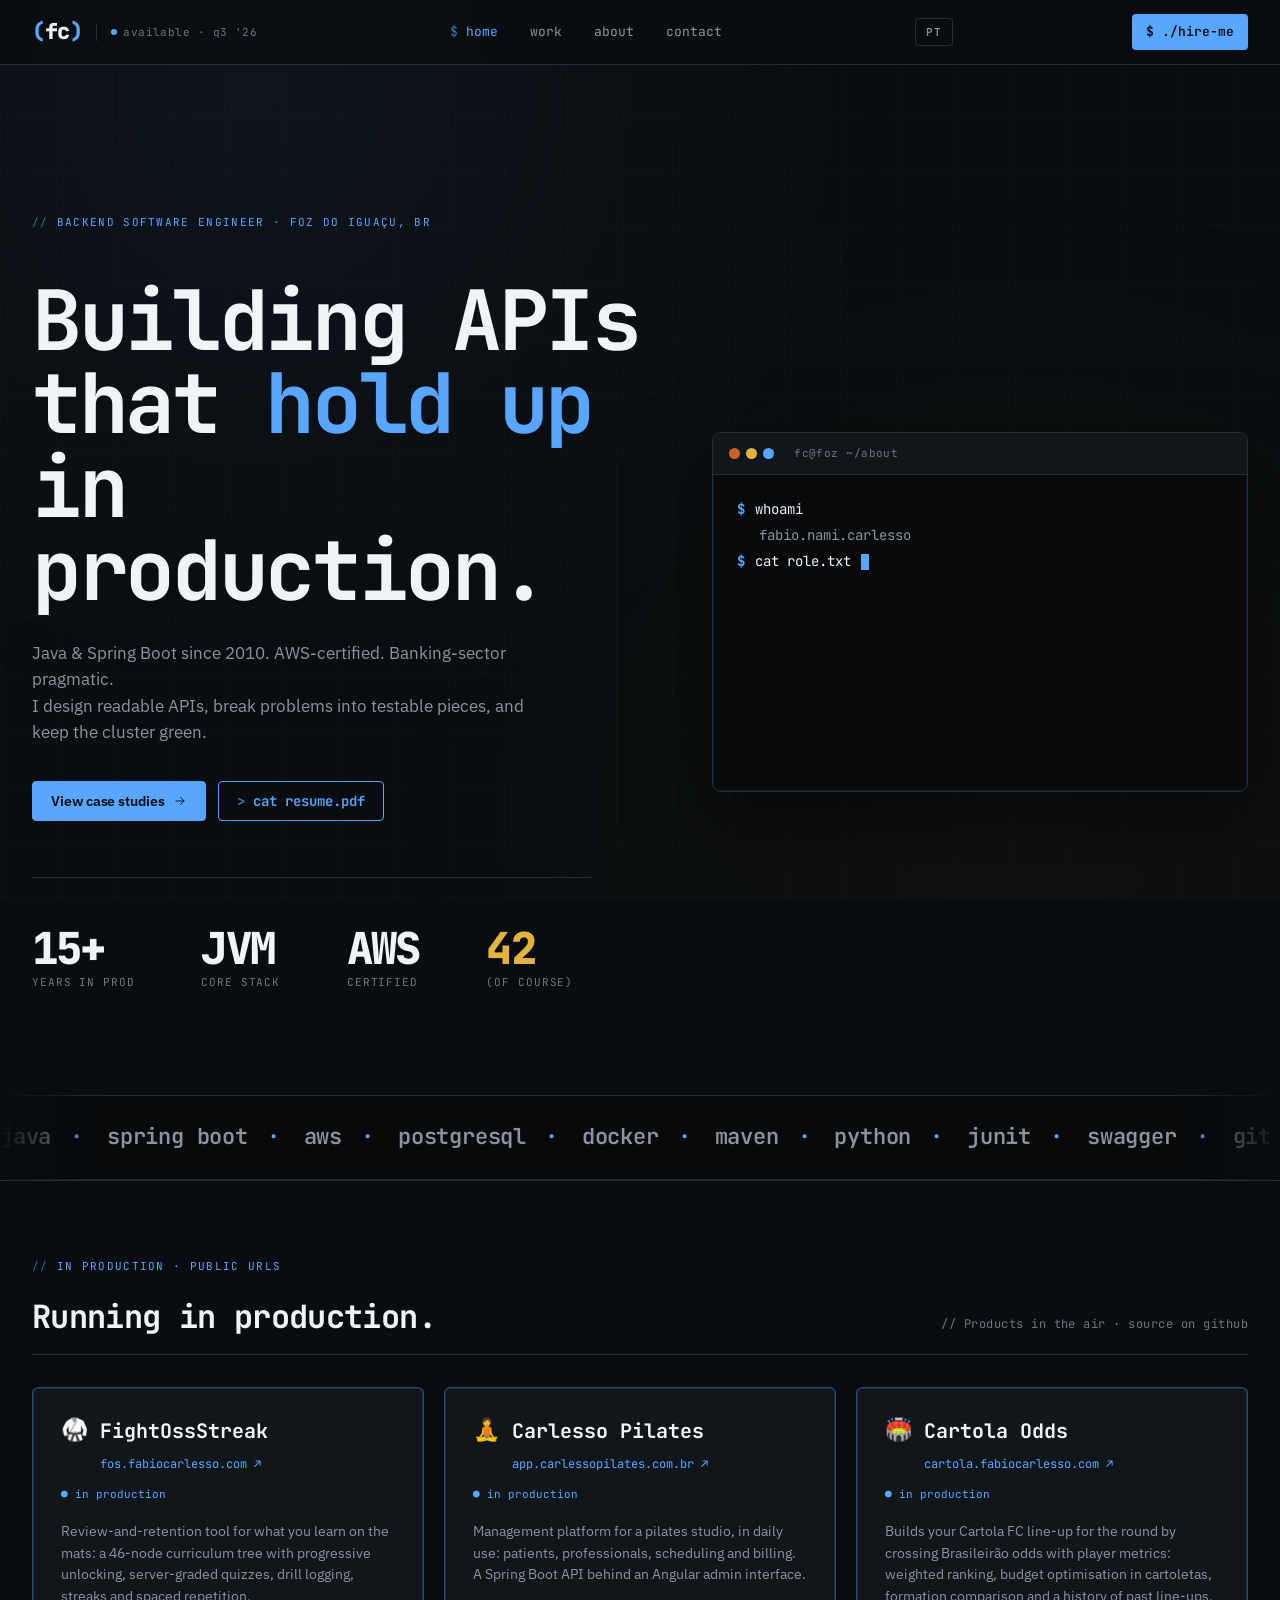
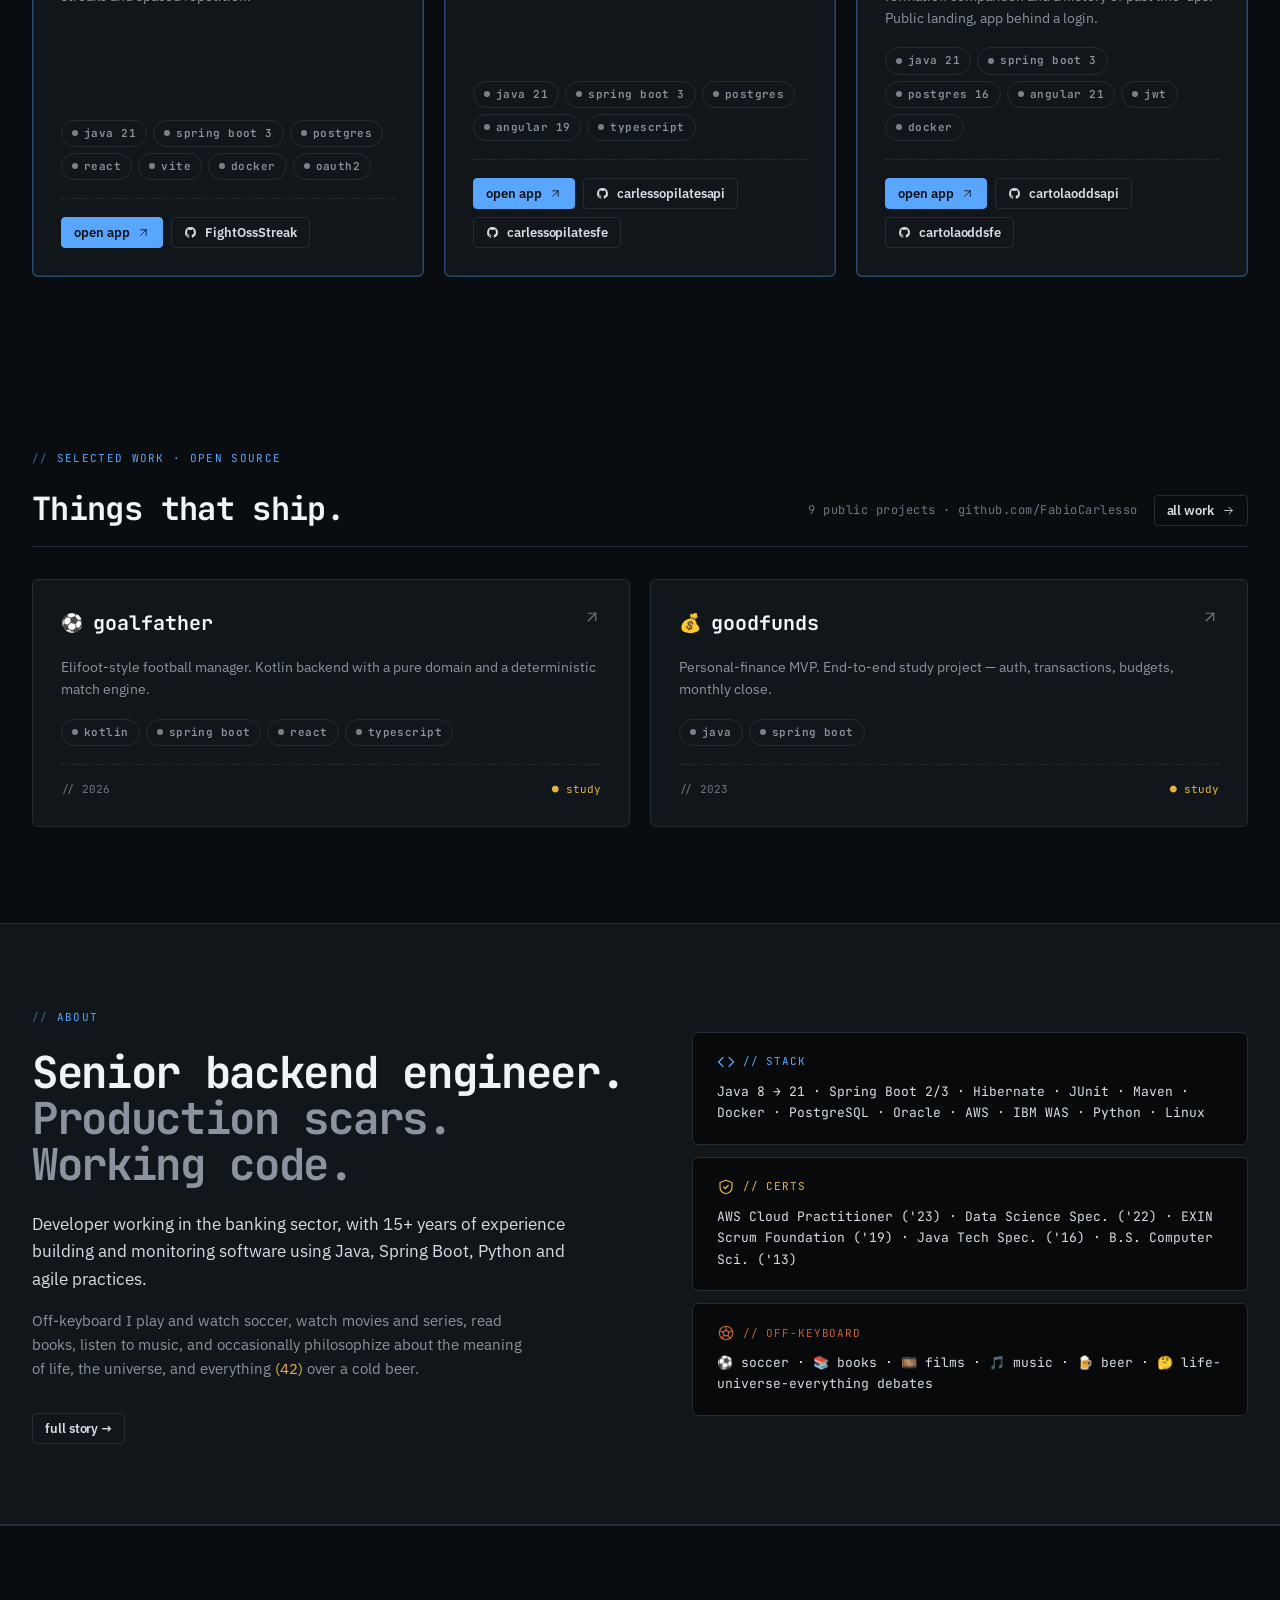
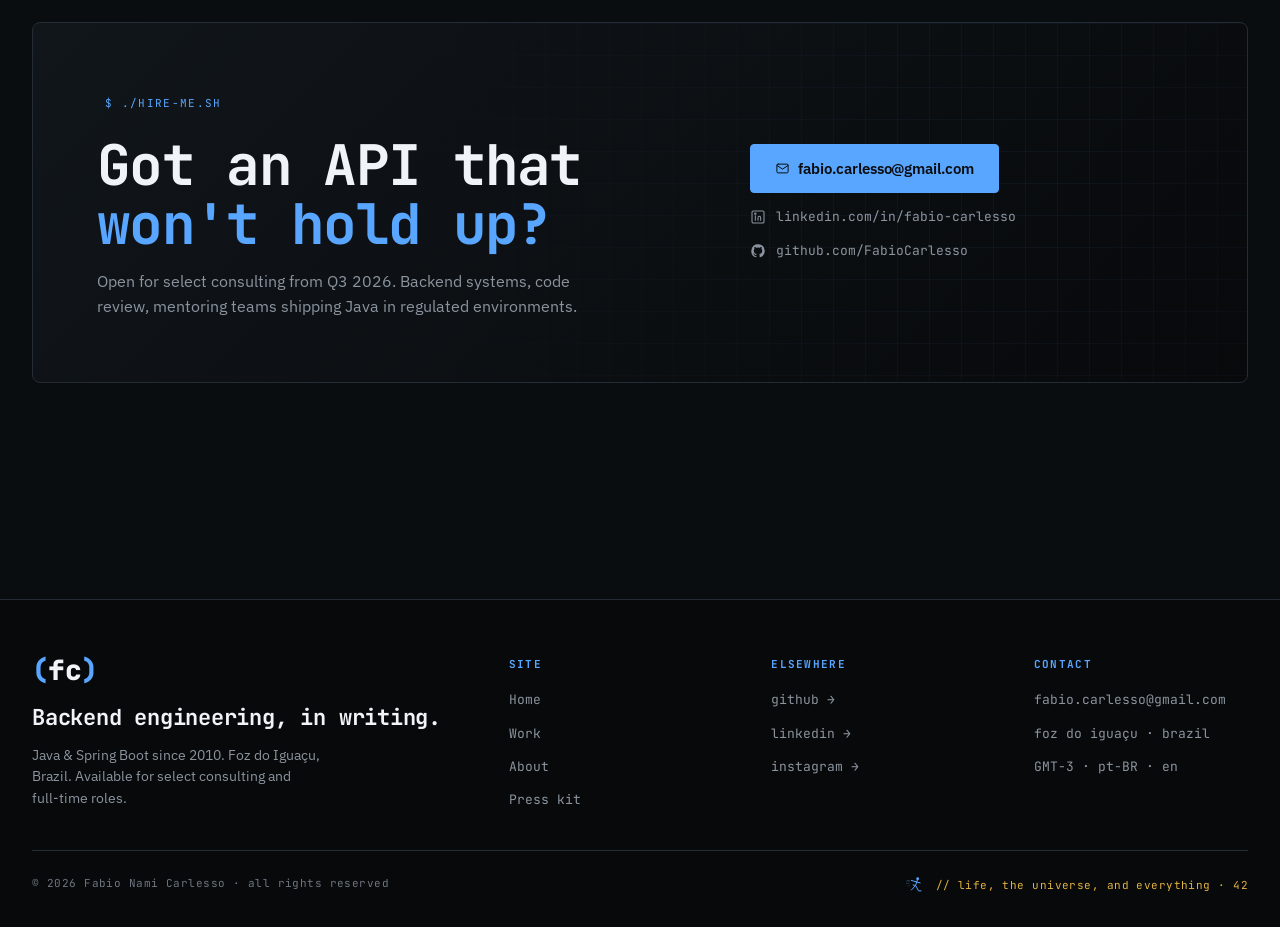
<file: index.html>
<!DOCTYPE html>
<html lang="en">
<head>
    <meta charset="UTF-8">
    <meta name="viewport" content="width=device-width, initial-scale=1.0">
    <title>Fabio Carlesso · Backend Engineer</title>
    <meta name="description" content="Building APIs that hold up in production. Java · Spring Boot · AWS · 15+ years. Live products: fos.fabiocarlesso.com, app.carlessopilates.com.br and cartola.fabiocarlesso.com.">
    <meta name="author" content="Fabio Carlesso">
    <meta name="keywords" content="Fabio Carlesso, Backend Engineer, Java, Spring Boot, AWS, API">
    <meta name="theme-color" content="#0A0D10">
    <meta name="darkreader-lock"><!-- already dark-first: keep Dark Reader from repainting the brand colours -->

    <meta property="og:title" content="Fabio Carlesso · Backend Engineer">
    <meta property="og:description" content="Building APIs that hold up in production. Java · Spring Boot · AWS · 15+ years.">
    <meta property="og:image" content="https://fabiocarlesso.com/assets/og-image.png">
    <meta property="og:url" content="https://fabiocarlesso.com/">
    <meta property="og:type" content="website">
    <meta name="twitter:card" content="summary_large_image">
    <meta name="twitter:creator" content="@fabio_carlesso">

    <link rel="icon" type="image/svg+xml" href="assets/favicon.svg">
    <link rel="icon" type="image/x-icon" href="assets/favicon.ico">
    <link rel="apple-touch-icon" sizes="180x180" href="assets/apple-touch-icon.png">
    <link rel="icon" sizes="192x192" href="assets/favicon-192.png">
    <link rel="icon" sizes="512x512" href="assets/favicon-512.png">

    <link rel="preconnect" href="https://fonts.googleapis.com">
    <link rel="preconnect" href="https://fonts.gstatic.com" crossorigin>
    <link href="https://fonts.googleapis.com/css2?family=IBM+Plex+Sans:wght@300;400;500;600;700&family=IBM+Plex+Serif:ital,wght@0,400;1,400&family=JetBrains+Mono:wght@400;500;600;700;800&display=swap" rel="stylesheet">

    <link rel="stylesheet" href="css/tokens.css">
    <link rel="stylesheet" href="css/style.css">
    <script src="js/site.js" defer></script>
</head>
<body>
    <div class="site">
        <header class="topbar">
            <div class="topbar-inner">
                <a class="topbar-brand" href="index.html" aria-label="fc() — Fabio Carlesso, home">
                    <span class="logo-fc"><span class="paren">(</span>fc<span class="paren">)</span></span>
                    <span class="topbar-status"><span class="pulse"></span><span data-i18n="topbar.status">available · q3 '26</span></span>
                </a>
                <button class="nav-toggle" aria-expanded="false" aria-controls="primary-nav">menu</button>
                <nav class="topbar-nav" id="primary-nav" aria-label="Primary">
                    <a class="active" href="index.html" data-i18n="nav.home">home</a>
                    <a href="work.html" data-i18n="nav.work">work</a>
                    <a href="about.html" data-i18n="nav.about">about</a>
                    <!-- writing: hidden until first post — <a href="writing.html">writing</a> -->
                    <a href="contact.html" data-i18n="nav.contact">contact</a>
                </nav>
                <button class="lang-toggle" id="lang-toggle" aria-label="Toggle language">PT</button>
                <a class="topbar-cta" href="contact.html">$ ./hire-me</a>
            </div>
        </header>

        <main class="page page-home">
            <!-- HERO -->
            <section class="hero">
                <div class="container">
                    <div class="hero-grid">
                        <div class="hero-left">
                            <div class="kicker" data-i18n="home.kicker">Backend Software Engineer · Foz do Iguaçu, BR</div>
                            <h1 class="hero-h1" data-i18n="home.hero.h1">Building APIs<br>that <span class="blue">hold up</span><br>in production.</h1>
                            <p class="hero-lede" data-i18n="home.hero.lede">Java &amp; Spring Boot since 2010. AWS-certified. Banking-sector pragmatic.<br>I design readable APIs, break problems into testable pieces, and keep the cluster green.</p>
                            <div class="hero-cta">
                                <a class="btn btn-primary" href="work.html"><span data-i18n="home.hero.cta.primary">View case studies</span>
                                    <svg viewBox="0 0 24 24" fill="none" stroke="currentColor" stroke-width="1.6" stroke-linecap="round" stroke-linejoin="round"><line x1="5" y1="12" x2="19" y2="12"/><polyline points="13 6 19 12 13 18"/></svg>
                                </a>
                                <a class="btn btn-terminal btn-mono" href="contact.html">cat resume.pdf</a>
                            </div>
                            <div class="hero-stats">
                                <div class="statb"><div class="statb-num">15+</div><div class="statb-lab" data-i18n="home.hero.stat.years">years in prod</div></div>
                                <div class="statb"><div class="statb-num">JVM</div><div class="statb-lab" data-i18n="home.hero.stat.stack">core stack</div></div>
                                <div class="statb"><div class="statb-num">AWS</div><div class="statb-lab" data-i18n="home.hero.stat.cert">certified</div></div>
                                <div class="statb"><div class="statb-num amber">42</div><div class="statb-lab">(of course)</div></div>
                            </div>
                        </div>
                        <div class="hero-right">
                            <div class="term-card">
                                <div class="term-card-bar">
                                    <span class="dot dot-r"></span><span class="dot dot-y"></span><span class="dot dot-g"></span>
                                    <span class="term-title">fc@foz ~/about</span>
                                </div>
                                <div class="term-card-body" data-terminal-body></div>
                            </div>
                        </div>
                    </div>
                </div>
            </section>

            <!-- TECH MARQUEE -->
            <div class="marq" aria-hidden="true">
                <div class="marq-track">
                    <span class="marq-item">java</span><span class="marq-item">spring boot</span><span class="marq-item">aws</span><span class="marq-item">postgresql</span><span class="marq-item">docker</span><span class="marq-item">maven</span><span class="marq-item">python</span><span class="marq-item">junit</span><span class="marq-item">swagger</span><span class="marq-item">git</span><span class="marq-item">linux</span><span class="marq-item">intellij</span><span class="marq-item">kafka</span><span class="marq-item">redis</span><span class="marq-item">oracle</span><span class="marq-item">ibm was</span>
                    <span class="marq-item">java</span><span class="marq-item">spring boot</span><span class="marq-item">aws</span><span class="marq-item">postgresql</span><span class="marq-item">docker</span><span class="marq-item">maven</span><span class="marq-item">python</span><span class="marq-item">junit</span><span class="marq-item">swagger</span><span class="marq-item">git</span><span class="marq-item">linux</span><span class="marq-item">intellij</span><span class="marq-item">kafka</span><span class="marq-item">redis</span><span class="marq-item">oracle</span><span class="marq-item">ibm was</span>
                </div>
            </div>

            <!-- IN PRODUCTION -->
            <section class="prod-section">
                <div class="container">
                    <div class="kicker" data-i18n="prod.kicker">in production · public urls</div>
                    <div class="section-head">
                        <h2 data-i18n="prod.h2">Running in production.</h2>
                        <span class="sub" data-i18n="prod.sub">// Products in the air · source on github</span>
                    </div>
                    <div class="prod-grid">
                        <article class="prod-card">
                            <div class="prod-head">
                                <span class="glyph">🥋</span>
                                <div class="prod-id">
                                    <h3 class="prod-name">FightOssStreak</h3>
                                    <a class="prod-url" href="https://fos.fabiocarlesso.com" target="_blank" rel="noreferrer">fos.fabiocarlesso.com ↗</a>
                                </div>
                                <span class="proj-status production" data-i18n="proj.status.production">● in production</span>
                            </div>
                            <p class="prod-desc" data-i18n="prod.fos.desc">Review-and-retention tool for what you learn on the mats: a 46-node curriculum tree with progressive unlocking, server-graded quizzes, drill logging, streaks and spaced repetition.</p>
                            <div class="proj-tags"><span class="bd bd-neutral">java 21</span><span class="bd bd-neutral">spring boot 3</span><span class="bd bd-neutral">postgres</span><span class="bd bd-neutral">react</span><span class="bd bd-neutral">vite</span><span class="bd bd-neutral">docker</span><span class="bd bd-neutral">oauth2</span></div>
                            <div class="prod-actions">
                                <a class="btn btn-primary btn-sm" href="https://fos.fabiocarlesso.com" target="_blank" rel="noreferrer">
                                    <span data-i18n="prod.open">open app</span>
                                    <svg viewBox="0 0 24 24" fill="none" stroke="currentColor" stroke-width="1.6" stroke-linecap="round" stroke-linejoin="round"><line x1="7" y1="17" x2="17" y2="7"/><polyline points="7 7 17 7 17 17"/></svg>
                                </a>
                                <a class="btn btn-ghost btn-sm" href="https://github.com/FabioCarlesso/FightOssStreak" target="_blank" rel="noreferrer">
                                    <svg viewBox="0 0 24 24" fill="currentColor" stroke="none"><path d="M12 2a10 10 0 0 0-3.16 19.49c.5.09.68-.22.68-.48v-1.7c-2.78.6-3.37-1.34-3.37-1.34-.45-1.16-1.11-1.46-1.11-1.46-.91-.62.07-.6.07-.6 1 .07 1.53 1.04 1.53 1.04.9 1.52 2.34 1.08 2.91.83.09-.65.35-1.08.63-1.33-2.22-.25-4.55-1.11-4.55-4.94 0-1.1.39-1.99 1.03-2.69-.1-.25-.45-1.27.1-2.65 0 0 .84-.27 2.75 1.02a9.6 9.6 0 0 1 5 0c1.9-1.29 2.75-1.02 2.75-1.02.55 1.38.2 2.4.1 2.65.64.7 1.03 1.59 1.03 2.69 0 3.84-2.34 4.69-4.57 4.94.36.31.68.92.68 1.85V21c0 .27.18.58.69.48A10 10 0 0 0 12 2z"/></svg>
                                    FightOssStreak
                                </a>
                            </div>
                        </article>
                        <article class="prod-card">
                            <div class="prod-head">
                                <span class="glyph">🧘</span>
                                <div class="prod-id">
                                    <h3 class="prod-name">Carlesso Pilates</h3>
                                    <a class="prod-url" href="https://app.carlessopilates.com.br" target="_blank" rel="noreferrer">app.carlessopilates.com.br ↗</a>
                                </div>
                                <span class="proj-status production" data-i18n="proj.status.production">● in production</span>
                            </div>
                            <p class="prod-desc" data-i18n="prod.pilates.desc">Management platform for a pilates studio, in daily use: patients, professionals, scheduling and billing. A Spring Boot API behind an Angular admin interface.</p>
                            <div class="proj-tags"><span class="bd bd-neutral">java 21</span><span class="bd bd-neutral">spring boot 3</span><span class="bd bd-neutral">postgres</span><span class="bd bd-neutral">angular 19</span><span class="bd bd-neutral">typescript</span></div>
                            <div class="prod-actions">
                                <a class="btn btn-primary btn-sm" href="https://app.carlessopilates.com.br" target="_blank" rel="noreferrer">
                                    <span data-i18n="prod.open">open app</span>
                                    <svg viewBox="0 0 24 24" fill="none" stroke="currentColor" stroke-width="1.6" stroke-linecap="round" stroke-linejoin="round"><line x1="7" y1="17" x2="17" y2="7"/><polyline points="7 7 17 7 17 17"/></svg>
                                </a>
                                <a class="btn btn-ghost btn-sm" href="https://github.com/FabioCarlesso/carlessopilatesapi" target="_blank" rel="noreferrer">
                                    <svg viewBox="0 0 24 24" fill="currentColor" stroke="none"><path d="M12 2a10 10 0 0 0-3.16 19.49c.5.09.68-.22.68-.48v-1.7c-2.78.6-3.37-1.34-3.37-1.34-.45-1.16-1.11-1.46-1.11-1.46-.91-.62.07-.6.07-.6 1 .07 1.53 1.04 1.53 1.04.9 1.52 2.34 1.08 2.91.83.09-.65.35-1.08.63-1.33-2.22-.25-4.55-1.11-4.55-4.94 0-1.1.39-1.99 1.03-2.69-.1-.25-.45-1.27.1-2.65 0 0 .84-.27 2.75 1.02a9.6 9.6 0 0 1 5 0c1.9-1.29 2.75-1.02 2.75-1.02.55 1.38.2 2.4.1 2.65.64.7 1.03 1.59 1.03 2.69 0 3.84-2.34 4.69-4.57 4.94.36.31.68.92.68 1.85V21c0 .27.18.58.69.48A10 10 0 0 0 12 2z"/></svg>
                                    carlessopilatesapi
                                </a>
                                <a class="btn btn-ghost btn-sm" href="https://github.com/FabioCarlesso/carlessopilatesfe" target="_blank" rel="noreferrer">
                                    <svg viewBox="0 0 24 24" fill="currentColor" stroke="none"><path d="M12 2a10 10 0 0 0-3.16 19.49c.5.09.68-.22.68-.48v-1.7c-2.78.6-3.37-1.34-3.37-1.34-.45-1.16-1.11-1.46-1.11-1.46-.91-.62.07-.6.07-.6 1 .07 1.53 1.04 1.53 1.04.9 1.52 2.34 1.08 2.91.83.09-.65.35-1.08.63-1.33-2.22-.25-4.55-1.11-4.55-4.94 0-1.1.39-1.99 1.03-2.69-.1-.25-.45-1.27.1-2.65 0 0 .84-.27 2.75 1.02a9.6 9.6 0 0 1 5 0c1.9-1.29 2.75-1.02 2.75-1.02.55 1.38.2 2.4.1 2.65.64.7 1.03 1.59 1.03 2.69 0 3.84-2.34 4.69-4.57 4.94.36.31.68.92.68 1.85V21c0 .27.18.58.69.48A10 10 0 0 0 12 2z"/></svg>
                                    carlessopilatesfe
                                </a>
                            </div>
                        </article>
                        <article class="prod-card">
                            <div class="prod-head">
                                <span class="glyph">🏟️</span>
                                <div class="prod-id">
                                    <h3 class="prod-name">Cartola Odds</h3>
                                    <a class="prod-url" href="https://cartola.fabiocarlesso.com" target="_blank" rel="noreferrer">cartola.fabiocarlesso.com ↗</a>
                                </div>
                                <span class="proj-status production" data-i18n="proj.status.production">● in production</span>
                            </div>
                            <p class="prod-desc" data-i18n="prod.cartola.desc">Builds your Cartola FC line-up for the round by crossing Brasileirão odds with player metrics: weighted ranking, budget optimisation in cartoletas, formation comparison and a history of past line-ups. Public landing, app behind a login.</p>
                            <div class="proj-tags"><span class="bd bd-neutral">java 21</span><span class="bd bd-neutral">spring boot 3</span><span class="bd bd-neutral">postgres 16</span><span class="bd bd-neutral">angular 21</span><span class="bd bd-neutral">jwt</span><span class="bd bd-neutral">docker</span></div>
                            <div class="prod-actions">
                                <a class="btn btn-primary btn-sm" href="https://cartola.fabiocarlesso.com" target="_blank" rel="noreferrer">
                                    <span data-i18n="prod.open">open app</span>
                                    <svg viewBox="0 0 24 24" fill="none" stroke="currentColor" stroke-width="1.6" stroke-linecap="round" stroke-linejoin="round"><line x1="7" y1="17" x2="17" y2="7"/><polyline points="7 7 17 7 17 17"/></svg>
                                </a>
                                <a class="btn btn-ghost btn-sm" href="https://github.com/FabioCarlesso/cartolaoddsapi" target="_blank" rel="noreferrer">
                                    <svg viewBox="0 0 24 24" fill="currentColor" stroke="none"><path d="M12 2a10 10 0 0 0-3.16 19.49c.5.09.68-.22.68-.48v-1.7c-2.78.6-3.37-1.34-3.37-1.34-.45-1.16-1.11-1.46-1.11-1.46-.91-.62.07-.6.07-.6 1 .07 1.53 1.04 1.53 1.04.9 1.52 2.34 1.08 2.91.83.09-.65.35-1.08.63-1.33-2.22-.25-4.55-1.11-4.55-4.94 0-1.1.39-1.99 1.03-2.69-.1-.25-.45-1.27.1-2.65 0 0 .84-.27 2.75 1.02a9.6 9.6 0 0 1 5 0c1.9-1.29 2.75-1.02 2.75-1.02.55 1.38.2 2.4.1 2.65.64.7 1.03 1.59 1.03 2.69 0 3.84-2.34 4.69-4.57 4.94.36.31.68.92.68 1.85V21c0 .27.18.58.69.48A10 10 0 0 0 12 2z"/></svg>
                                    cartolaoddsapi
                                </a>
                                <a class="btn btn-ghost btn-sm" href="https://github.com/FabioCarlesso/cartolaoddsfe" target="_blank" rel="noreferrer">
                                    <svg viewBox="0 0 24 24" fill="currentColor" stroke="none"><path d="M12 2a10 10 0 0 0-3.16 19.49c.5.09.68-.22.68-.48v-1.7c-2.78.6-3.37-1.34-3.37-1.34-.45-1.16-1.11-1.46-1.11-1.46-.91-.62.07-.6.07-.6 1 .07 1.53 1.04 1.53 1.04.9 1.52 2.34 1.08 2.91.83.09-.65.35-1.08.63-1.33-2.22-.25-4.55-1.11-4.55-4.94 0-1.1.39-1.99 1.03-2.69-.1-.25-.45-1.27.1-2.65 0 0 .84-.27 2.75 1.02a9.6 9.6 0 0 1 5 0c1.9-1.29 2.75-1.02 2.75-1.02.55 1.38.2 2.4.1 2.65.64.7 1.03 1.59 1.03 2.69 0 3.84-2.34 4.69-4.57 4.94.36.31.68.92.68 1.85V21c0 .27.18.58.69.48A10 10 0 0 0 12 2z"/></svg>
                                    cartolaoddsfe
                                </a>
                            </div>
                        </article>
                    </div>
                </div>
            </section>

            <!-- FEATURED WORK -->
            <section class="section-pad">
                <div class="container">
                    <div class="kicker" data-i18n="home.work.kicker">selected work · open source</div>
                    <div class="section-head">
                        <h2 data-i18n="home.work.h2">Things that ship.</h2>
                        <div class="row" style="gap:16px">
                            <span class="sub" data-i18n="home.work.sub">9 public projects · github.com/FabioCarlesso</span>
                            <a class="btn btn-ghost btn-sm" href="work.html"><span data-i18n="home.work.all">all work</span>
                                <svg viewBox="0 0 24 24" fill="none" stroke="currentColor" stroke-width="1.6" stroke-linecap="round" stroke-linejoin="round"><line x1="5" y1="12" x2="19" y2="12"/><polyline points="13 6 19 12 13 18"/></svg>
                            </a>
                        </div>
                    </div>
                    <div class="proj-grid proj-grid--duo">
                        <a class="proj" href="https://github.com/FabioCarlesso/goalfather" target="_blank" rel="noreferrer">
                            <div class="proj-head">
                                <div class="proj-name"><span class="glyph">⚽</span>goalfather</div>
                                <span class="proj-arrow"><svg viewBox="0 0 24 24" fill="none" stroke="currentColor" stroke-width="1.6" stroke-linecap="round" stroke-linejoin="round" width="18" height="18"><line x1="7" y1="17" x2="17" y2="7"/><polyline points="7 7 17 7 17 17"/></svg></span>
                            </div>
                            <p class="proj-desc" data-i18n="proj.goalfather">Elifoot-style football manager. Kotlin backend with a pure domain and a deterministic match engine.</p>
                            <div class="proj-tags"><span class="bd bd-neutral">kotlin</span><span class="bd bd-neutral">spring boot</span><span class="bd bd-neutral">react</span><span class="bd bd-neutral">typescript</span></div>
                            <div class="proj-meta-row"><span>// 2026</span><span class="proj-status study" data-i18n="proj.status.study">● study</span></div>
                        </a>
                        <a class="proj" href="https://github.com/FabioCarlesso/goodfunds" target="_blank" rel="noreferrer">
                            <div class="proj-head">
                                <div class="proj-name"><span class="glyph">💰</span>goodfunds</div>
                                <span class="proj-arrow"><svg viewBox="0 0 24 24" fill="none" stroke="currentColor" stroke-width="1.6" stroke-linecap="round" stroke-linejoin="round" width="18" height="18"><line x1="7" y1="17" x2="17" y2="7"/><polyline points="7 7 17 7 17 17"/></svg></span>
                            </div>
                            <p class="proj-desc" data-i18n="proj.goodfunds">Personal-finance MVP. End-to-end study project — auth, transactions, budgets, monthly close.</p>
                            <div class="proj-tags"><span class="bd bd-neutral">java</span><span class="bd bd-neutral">spring boot</span></div>
                            <div class="proj-meta-row"><span>// 2023</span><span class="proj-status study" data-i18n="proj.status.study">● study</span></div>
                        </a>
                    </div>
                </div>
            </section>

            <!-- ABOUT PREVIEW -->
            <section class="about-preview">
                <div class="container">
                    <div class="about-grid">
                        <div>
                            <div class="kicker" data-i18n="home.about.kicker">about</div>
                            <h2 class="h-display" style="font-size:44px;margin-bottom:24px" data-i18n="home.about.h2">Senior backend engineer.<br><span class="muted">Production scars. Working code.</span></h2>
                            <p class="lede" data-i18n="home.about.lede">Developer working in the banking sector, with 15+ years of experience building and monitoring software using Java, Spring Boot, Python and agile practices.</p>
                            <p class="sub" data-i18n="home.about.sub">Off-keyboard I play and watch soccer, watch movies and series, read books, listen to music, and occasionally philosophize about the meaning of life, the universe, and everything <span class="amber">(42)</span> over a cold beer.</p>
                            <a class="btn btn-ghost btn-sm" href="about.html" data-i18n="home.about.link">full story →</a>
                        </div>
                        <div class="about-card-stack">
                            <div class="ac">
                                <div class="ac-h blue"><svg viewBox="0 0 24 24" fill="none" stroke="currentColor" stroke-width="1.6" stroke-linecap="round" stroke-linejoin="round" width="18" height="18"><polyline points="8 6 2 12 8 18"/><polyline points="16 6 22 12 16 18"/></svg><span class="mono blue">// STACK</span></div>
                                <div class="ac-body">Java 8 → 21 · Spring Boot 2/3 · Hibernate · JUnit · Maven · Docker · PostgreSQL · Oracle · AWS · IBM WAS · Python · Linux</div>
                            </div>
                            <div class="ac">
                                <div class="ac-h amber"><svg viewBox="0 0 24 24" fill="none" stroke="currentColor" stroke-width="1.6" stroke-linecap="round" stroke-linejoin="round" width="18" height="18"><path d="M12 3l8 3v6c0 5-3.5 8-8 9-4.5-1-8-4-8-9V6z"/><polyline points="9 12 11 14 15 10"/></svg><span class="mono amber">// CERTS</span></div>
                                <div class="ac-body">AWS Cloud Practitioner ('23) · Data Science Spec. ('22) · EXIN Scrum Foundation ('19) · Java Tech Spec. ('16) · B.S. Computer Sci. ('13)</div>
                            </div>
                            <div class="ac">
                                <div class="ac-h" style="color:var(--fc-rust)"><svg viewBox="0 0 24 24" fill="none" stroke="currentColor" stroke-width="1.6" stroke-linecap="round" stroke-linejoin="round" width="18" height="18"><circle cx="12" cy="12" r="9"/><polygon points="12 8 16 11 14.5 15.5 9.5 15.5 8 11"/><line x1="12" y1="3" x2="12" y2="8"/><line x1="3.5" y1="9" x2="8" y2="11"/><line x1="20.5" y1="9" x2="16" y2="11"/><line x1="6" y1="19" x2="9.5" y2="15.5"/><line x1="18" y1="19" x2="14.5" y2="15.5"/></svg><span class="mono" style="color:var(--fc-rust)">// OFF-KEYBOARD</span></div>
                                <div class="ac-body">⚽ soccer · 📚 books · 🎞️ films · 🎵 music · 🍺 beer · 🤔 life-universe-everything debates</div>
                            </div>
                        </div>
                    </div>
                </div>
            </section>

            <!-- RECENT WRITING — hidden until first post; uncomment the block below to re-enable -->
            <!--
            <section class="section-pad">
                <div class="container">
                    <div class="kicker">recent writing</div>
                    <div class="section-head">
                        <h2>Notes from production.</h2>
                        <div class="row" style="gap:16px">
                            <span class="sub">dev notes · debug logs · the occasional rant</span>
                            <a class="btn btn-ghost btn-sm" href="writing.html">archive
                                <svg viewBox="0 0 24 24" fill="none" stroke="currentColor" stroke-width="1.6" stroke-linecap="round" stroke-linejoin="round"><line x1="5" y1="12" x2="19" y2="12"/><polyline points="13 6 19 12 13 18"/></svg>
                            </a>
                        </div>
                    </div>
                    <div class="post-grid">
                        <a class="post-card" href="writing.html">
                            <div class="post-meta"><span>May 14, 2026</span><span>·</span><span>4 min</span><span style="margin-left:auto;color:var(--fc-blue)">#debugging</span></div>
                            <h3>The YAML didn't lie</h3>
                            <p>4 hours of Spring Boot debugging, one semicolon, three lessons.</p>
                            <div class="post-foot">read →</div>
                        </a>
                        <a class="post-card" href="writing.html">
                            <div class="post-meta"><span>April 28, 2026</span><span>·</span><span>6 min</span><span style="margin-left:auto;color:var(--fc-blue)">#java</span></div>
                            <h3>Why I still reach for Spring Boot in 2026</h3>
                            <p>After 15 years of churn, the boring choice keeps shipping.</p>
                            <div class="post-foot">read →</div>
                        </a>
                        <a class="post-card" href="writing.html">
                            <div class="post-meta"><span>April 10, 2026</span><span>·</span><span>8 min</span><span style="margin-left:auto;color:var(--fc-blue)">#career</span></div>
                            <h3>Banking-sector pragmatic</h3>
                            <p>What 6 years inside a regulated environment taught me about boring software.</p>
                            <div class="post-foot">read →</div>
                        </a>
                    </div>
                </div>
            </section>
            -->

            <!-- CONTACT CTA -->
            <section class="section-pad section-pad--bordered">
                <div class="container">
                    <div class="cta-card">
                        <div class="cta-grid-bg"></div>
                        <div class="cta-inner">
                            <div>
                                <div class="kicker kicker--bare">$ ./hire-me.sh</div>
                                <h2 class="h-display" style="font-size:56px" data-i18n="home.cta.h2">Got an API that<br><span class="blue">won't hold up?</span></h2>
                                <p class="lede" data-i18n="home.cta.lede">Open for select consulting from Q3 2026. Backend systems, code review, mentoring teams shipping Java in regulated environments.</p>
                            </div>
                            <div class="cta-actions">
                                <a class="btn btn-primary btn-lg" href="contact.html">
                                    <svg viewBox="0 0 24 24" fill="none" stroke="currentColor" stroke-width="1.6" stroke-linecap="round" stroke-linejoin="round"><rect x="3" y="5" width="18" height="14" rx="2"/><polyline points="3 7 12 13 21 7"/></svg>
                                    fabio.carlesso@gmail.com
                                </a>
                                <a class="cta-link" href="https://www.linkedin.com/in/fabio-carlesso/" target="_blank" rel="noreferrer">
                                    <svg viewBox="0 0 24 24" fill="none" stroke="currentColor" stroke-width="1.6" stroke-linecap="round" stroke-linejoin="round"><rect x="3" y="3" width="18" height="18" rx="2"/><line x1="8" y1="10" x2="8" y2="17"/><circle cx="8" cy="7" r="1"/><path d="M12 17v-4a2 2 0 0 1 4 0v4M12 13v4"/></svg>
                                    linkedin.com/in/fabio-carlesso
                                </a>
                                <a class="cta-link" href="https://github.com/FabioCarlesso" target="_blank" rel="noreferrer">
                                    <svg viewBox="0 0 24 24" fill="currentColor" stroke="none"><path d="M12 2a10 10 0 0 0-3.16 19.49c.5.09.68-.22.68-.48v-1.7c-2.78.6-3.37-1.34-3.37-1.34-.45-1.16-1.11-1.46-1.11-1.46-.91-.62.07-.6.07-.6 1 .07 1.53 1.04 1.53 1.04.9 1.52 2.34 1.08 2.91.83.09-.65.35-1.08.63-1.33-2.22-.25-4.55-1.11-4.55-4.94 0-1.1.39-1.99 1.03-2.69-.1-.25-.45-1.27.1-2.65 0 0 .84-.27 2.75 1.02a9.6 9.6 0 0 1 5 0c1.9-1.29 2.75-1.02 2.75-1.02.55 1.38.2 2.4.1 2.65.64.7 1.03 1.59 1.03 2.69 0 3.84-2.34 4.69-4.57 4.94.36.31.68.92.68 1.85V21c0 .27.18.58.69.48A10 10 0 0 0 12 2z"/></svg>
                                    github.com/FabioCarlesso
                                </a>
                            </div>
                        </div>
                    </div>
                </div>
            </section>
        </main>

        <footer class="footer">
            <div class="footer-inner">
                <div class="footer-grid">
                    <div class="footer-brand">
                        <span class="logo-fc"><span class="paren">(</span>fc<span class="paren">)</span></span>
                        <h3 data-i18n="footer.brand.h3">Backend engineering, in writing.</h3>
                        <p data-i18n="footer.brand.p">Java &amp; Spring Boot since 2010. Foz do Iguaçu, Brazil. Available for select consulting and full-time roles.</p>
                    </div>
                    <div class="footer-col">
                        <h4 data-i18n="footer.site">Site</h4>
                        <ul>
                            <li><a href="index.html" data-i18n="footer.nav.home">Home</a></li>
                            <li><a href="work.html" data-i18n="footer.nav.work">Work</a></li>
                            <li><a href="about.html" data-i18n="footer.nav.about">About</a></li>
                            <!-- writing: hidden until first post — <li><a href="writing.html">Writing</a></li> -->
                            <li><a href="press.html" data-i18n="footer.nav.press">Press kit</a></li>
                        </ul>
                    </div>
                    <div class="footer-col">
                        <h4 data-i18n="footer.elsewhere">Elsewhere</h4>
                        <ul>
                            <li><a href="https://github.com/FabioCarlesso" target="_blank" rel="noreferrer">github →</a></li>
                            <li><a href="https://www.linkedin.com/in/fabio-carlesso/" target="_blank" rel="noreferrer">linkedin →</a></li>
                            <li><a href="https://www.instagram.com/fabio.carlesso/" target="_blank" rel="noreferrer">instagram →</a></li>
                        </ul>
                    </div>
                    <div class="footer-col">
                        <h4 data-i18n="footer.contact.label">Contact</h4>
                        <ul>
                            <li><a href="mailto:fabio.carlesso@gmail.com">fabio.carlesso@gmail.com</a></li>
                            <li><a>foz do iguaçu · brazil</a></li>
                            <li><a>GMT-3 · pt-BR · en</a></li>
                        </ul>
                    </div>
                </div>
                <div class="footer-bottom">
                    <div data-i18n="footer.copyright">© 2026 Fabio Nami Carlesso · all rights reserved</div>
                    <div class="easter">
                        <svg viewBox="0 0 48 48" width="20" height="20" aria-hidden="true"><circle cx="28" cy="9" r="3.5" fill="var(--fc-blue)"/><path d="M27 13 L23 25 L17 24" stroke="var(--fc-blue)" stroke-width="2.4" fill="none" stroke-linecap="round"/><path d="M23 16 L34 19" stroke="var(--fc-blue)" stroke-width="2.4" fill="none" stroke-linecap="round"/><path d="M23 16 L13 13" stroke="var(--fc-blue)" stroke-width="2.4" fill="none" stroke-linecap="round"/><path d="M23 25 L30 38 L36 38" stroke="var(--fc-blue)" stroke-width="2.4" fill="none" stroke-linecap="round"/><path d="M23 25 L13 36" stroke="var(--fc-blue)" stroke-width="2.4" fill="none" stroke-linecap="round"/><line x1="2" y1="14" x2="9" y2="14" stroke="var(--fc-blue)" stroke-width="1.6" stroke-linecap="round" opacity="0.6"/><line x1="0" y1="20" x2="8" y2="20" stroke="var(--fc-blue)" stroke-width="1.6" stroke-linecap="round" opacity="0.4"/><line x1="3" y1="26" x2="9" y2="26" stroke="var(--fc-blue)" stroke-width="1.6" stroke-linecap="round" opacity="0.25"/></svg>
                        <span>// life, the universe, and everything · 42</span>
                    </div>
                </div>
            </div>
        </footer>
    </div>
</body>
</html>
</file>
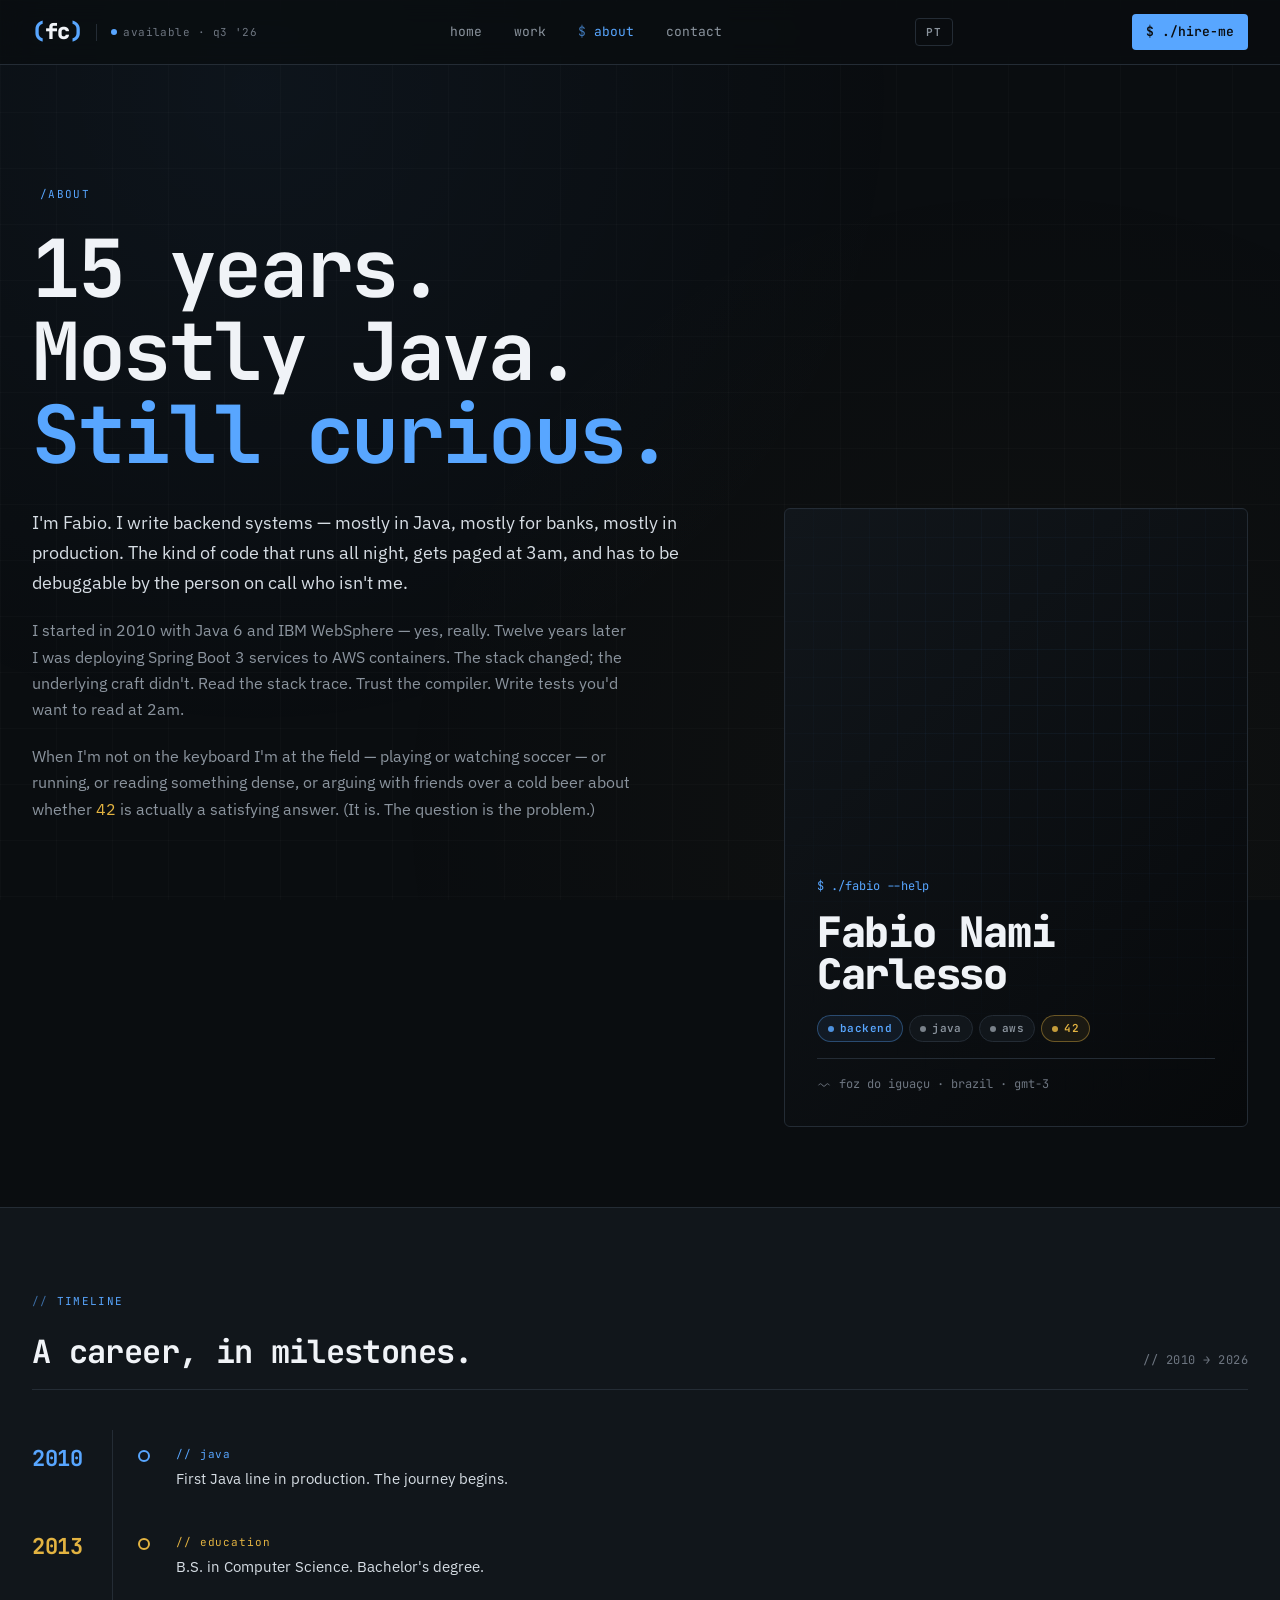
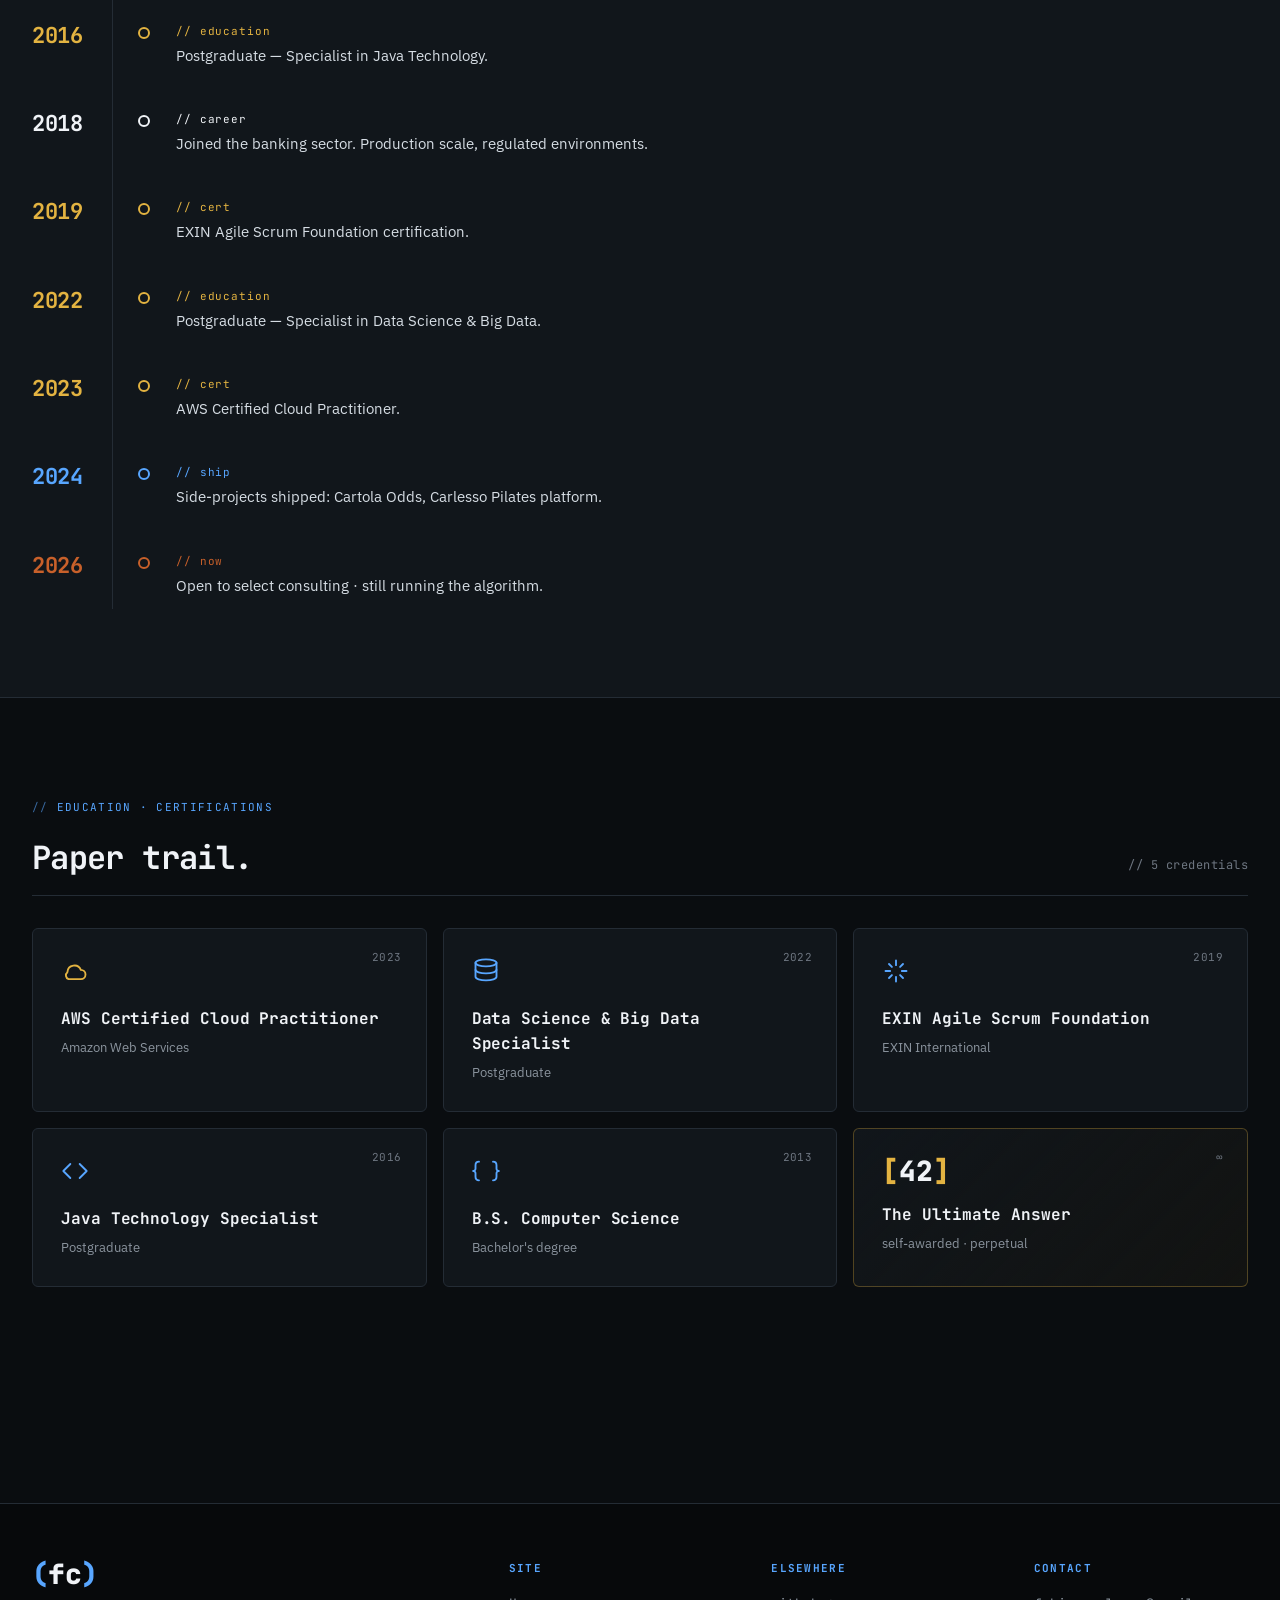
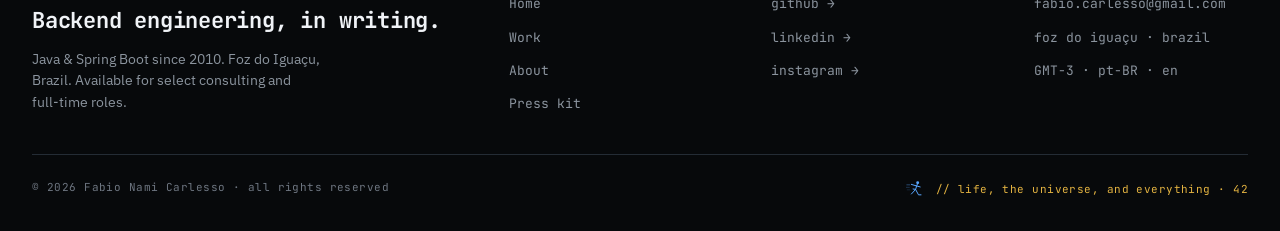
<file: about.html>
<!DOCTYPE html>
<html lang="en">
<head>
    <meta charset="UTF-8">
    <meta name="viewport" content="width=device-width, initial-scale=1.0">
    <title>About · Fabio Carlesso</title>
    <meta name="description" content="15 years. Mostly Java. Still curious. The story, timeline and credentials of backend engineer Fabio Carlesso.">
    <meta name="author" content="Fabio Carlesso">
    <meta name="theme-color" content="#0A0D10">
    <meta name="darkreader-lock"><!-- already dark-first: keep Dark Reader from repainting the brand colours -->

    <meta property="og:title" content="About · Fabio Carlesso">
    <meta property="og:description" content="15 years. Mostly Java. Still curious. The story, timeline and credentials.">
    <meta property="og:image" content="https://fabiocarlesso.com/assets/og-image.png">
    <meta property="og:url" content="https://fabiocarlesso.com/about.html">
    <meta property="og:type" content="website">
    <meta name="twitter:card" content="summary_large_image">

    <link rel="icon" type="image/svg+xml" href="assets/favicon.svg">
    <link rel="icon" type="image/x-icon" href="assets/favicon.ico">
    <link rel="apple-touch-icon" sizes="180x180" href="assets/apple-touch-icon.png">

    <link rel="preconnect" href="https://fonts.googleapis.com">
    <link rel="preconnect" href="https://fonts.gstatic.com" crossorigin>
    <link href="https://fonts.googleapis.com/css2?family=IBM+Plex+Sans:wght@300;400;500;600;700&family=IBM+Plex+Serif:ital,wght@0,400;1,400&family=JetBrains+Mono:wght@400;500;600;700;800&display=swap" rel="stylesheet">

    <link rel="stylesheet" href="css/tokens.css">
    <link rel="stylesheet" href="css/style.css">
    <script src="js/site.js" defer></script>
</head>
<body>
    <div class="site">
        <header class="topbar">
            <div class="topbar-inner">
                <a class="topbar-brand" href="index.html" aria-label="fc() — Fabio Carlesso, home">
                    <span class="logo-fc"><span class="paren">(</span>fc<span class="paren">)</span></span>
                    <span class="topbar-status"><span class="pulse"></span><span data-i18n="topbar.status">available · q3 '26</span></span>
                </a>
                <button class="nav-toggle" aria-expanded="false" aria-controls="primary-nav">menu</button>
                <nav class="topbar-nav" id="primary-nav" aria-label="Primary">
                    <a href="index.html" data-i18n="nav.home">home</a>
                    <a href="work.html" data-i18n="nav.work">work</a>
                    <a class="active" href="about.html" data-i18n="nav.about">about</a>
                    <!-- writing: hidden until first post — <a href="writing.html">writing</a> -->
                    <a href="contact.html" data-i18n="nav.contact">contact</a>
                </nav>
                <button class="lang-toggle" id="lang-toggle" aria-label="Toggle language">PT</button>
                <a class="topbar-cta" href="contact.html">$ ./hire-me</a>
            </div>
        </header>

        <main class="page">
            <!-- HERO -->
            <section style="padding:32px 0 80px">
                <div class="container">
                    <div class="kicker kicker--bare">/about</div>
                    <h1 class="h-display" style="font-size:clamp(38px, 9vw, 80px);margin-bottom:32px" data-i18n="about.h1">15 years.<br>Mostly Java.<br><span class="blue">Still curious.</span></h1>
                    <div class="about-2col">
                        <div>
                            <p class="lede" data-i18n="about.p1">I'm Fabio. I write backend systems — mostly in Java, mostly for banks, mostly in production. The kind of code that runs all night, gets paged at 3am, and has to be debuggable by the person on call who isn't me.</p>
                            <p data-i18n="about.p2">I started in 2010 with Java 6 and IBM WebSphere — yes, really. Twelve years later I was deploying Spring Boot 3 services to AWS containers. The stack changed; the underlying craft didn't. Read the stack trace. Trust the compiler. Write tests you'd want to read at 2am.</p>
                            <p data-i18n="about.p3">When I'm not on the keyboard I'm at the field — playing or watching soccer — or running, or reading something dense, or arguing with friends over a cold beer about whether <span class="amber">42</span> is actually a satisfying answer. (It is. The question is the problem.)</p>
                        </div>
                        <div class="about-portrait">
                            <div class="portrait-grid"></div>
                            <div class="portrait-content">
                                <div class="portrait-mono">$ ./fabio --help</div>
                                <h3 class="portrait-name">Fabio Nami<br>Carlesso</h3>
                                <div class="portrait-tags">
                                    <span class="bd bd-active">backend</span>
                                    <span class="bd bd-neutral">java</span>
                                    <span class="bd bd-neutral">aws</span>
                                    <span class="bd bd-warn">42</span>
                                </div>
                                <div class="portrait-loc">
                                    <svg viewBox="0 0 24 24" fill="none" stroke="var(--fc-text-low)" stroke-width="1.6" stroke-linecap="round" stroke-linejoin="round" width="14" height="14"><path d="M3 12c2-3 4-3 6 0s4 3 6 0 4-3 6 0"/></svg>
                                    <span>foz do iguaçu · brazil · gmt-3</span>
                                </div>
                            </div>
                        </div>
                    </div>
                </div>
            </section>

            <!-- TIMELINE -->
            <section class="timeline-section">
                <div class="container">
                    <div class="kicker" data-i18n="about.timeline.kicker">timeline</div>
                    <div class="section-head"><h2 data-i18n="about.timeline.h2">A career, in milestones.</h2><span class="sub">// 2010 → 2026</span></div>
                    <div class="tl">
                        <div class="tl-line"></div>
                        <div class="tl-row"><div class="tl-year tag-java">2010</div><div class="tl-dot tag-java"></div><div class="tl-content"><span class="tl-tag tag-java">// java</span><p data-i18n="tl.2010">First Java line in production. The journey begins.</p></div></div>
                        <div class="tl-row"><div class="tl-year tag-education">2013</div><div class="tl-dot tag-education"></div><div class="tl-content"><span class="tl-tag tag-education">// education</span><p data-i18n="tl.2013">B.S. in Computer Science. Bachelor's degree.</p></div></div>
                        <div class="tl-row"><div class="tl-year tag-education">2016</div><div class="tl-dot tag-education"></div><div class="tl-content"><span class="tl-tag tag-education">// education</span><p data-i18n="tl.2016">Postgraduate — Specialist in Java Technology.</p></div></div>
                        <div class="tl-row"><div class="tl-year tag-career">2018</div><div class="tl-dot tag-career"></div><div class="tl-content"><span class="tl-tag tag-career">// career</span><p data-i18n="tl.2018">Joined the banking sector. Production scale, regulated environments.</p></div></div>
                        <div class="tl-row"><div class="tl-year tag-cert">2019</div><div class="tl-dot tag-cert"></div><div class="tl-content"><span class="tl-tag tag-cert">// cert</span><p data-i18n="tl.2019">EXIN Agile Scrum Foundation certification.</p></div></div>
                        <div class="tl-row"><div class="tl-year tag-education">2022</div><div class="tl-dot tag-education"></div><div class="tl-content"><span class="tl-tag tag-education">// education</span><p data-i18n="tl.2022">Postgraduate — Specialist in Data Science &amp; Big Data.</p></div></div>
                        <div class="tl-row"><div class="tl-year tag-cert">2023</div><div class="tl-dot tag-cert"></div><div class="tl-content"><span class="tl-tag tag-cert">// cert</span><p data-i18n="tl.2023">AWS Certified Cloud Practitioner.</p></div></div>
                        <div class="tl-row"><div class="tl-year tag-ship">2024</div><div class="tl-dot tag-ship"></div><div class="tl-content"><span class="tl-tag tag-ship">// ship</span><p data-i18n="tl.2024">Side-projects shipped: Cartola Odds, Carlesso Pilates platform.</p></div></div>
                        <div class="tl-row"><div class="tl-year tag-now">2026</div><div class="tl-dot tag-now"></div><div class="tl-content"><span class="tl-tag tag-now">// now</span><p data-i18n="tl.2026">Open to select consulting · still running the algorithm.</p></div></div>
                    </div>
                </div>
            </section>

            <!-- CERTS GRID -->
            <section class="section-pad">
                <div class="container">
                    <div class="kicker" data-i18n="about.certs.kicker">education · certifications</div>
                    <div class="section-head"><h2 data-i18n="about.certs.h2">Paper trail.</h2><span class="sub" data-i18n="about.certs.sub">// 5 credentials</span></div>
                    <div class="certs">
                        <div class="cert">
                            <div class="cert-year">2023</div>
                            <svg viewBox="0 0 24 24" fill="none" stroke="var(--fc-amber)" stroke-width="1.6" stroke-linecap="round" stroke-linejoin="round" width="28" height="28"><path d="M17 19a4 4 0 0 0 0-8 6 6 0 0 0-11.5 2A3.5 3.5 0 0 0 6.5 19z"/></svg>
                            <h4 data-i18n="cert.aws.title">AWS Certified Cloud Practitioner</h4><p data-i18n="cert.aws.desc">Amazon Web Services</p>
                        </div>
                        <div class="cert">
                            <div class="cert-year">2022</div>
                            <svg viewBox="0 0 24 24" fill="none" stroke="var(--fc-blue)" stroke-width="1.6" stroke-linecap="round" stroke-linejoin="round" width="28" height="28"><ellipse cx="12" cy="5" rx="9" ry="3"/><path d="M3 5v6c0 1.7 4 3 9 3s9-1.3 9-3V5"/><path d="M3 11v6c0 1.7 4 3 9 3s9-1.3 9-3v-6"/></svg>
                            <h4 data-i18n="cert.data.title">Data Science &amp; Big Data Specialist</h4><p data-i18n="cert.data.desc">Postgraduate</p>
                        </div>
                        <div class="cert">
                            <div class="cert-year">2019</div>
                            <svg viewBox="0 0 24 24" fill="none" stroke="var(--fc-blue)" stroke-width="1.6" stroke-linecap="round" stroke-linejoin="round" width="28" height="28"><path d="M12 3v4M12 17v4M3 12h4M17 12h4M6 6l2.5 2.5M15.5 15.5L18 18M6 18l2.5-2.5M15.5 8.5L18 6"/></svg>
                            <h4 data-i18n="cert.scrum.title">EXIN Agile Scrum Foundation</h4><p data-i18n="cert.scrum.desc">EXIN International</p>
                        </div>
                        <div class="cert">
                            <div class="cert-year">2016</div>
                            <svg viewBox="0 0 24 24" fill="none" stroke="var(--fc-blue)" stroke-width="1.6" stroke-linecap="round" stroke-linejoin="round" width="28" height="28"><polyline points="8 6 2 12 8 18"/><polyline points="16 6 22 12 16 18"/></svg>
                            <h4 data-i18n="cert.java.title">Java Technology Specialist</h4><p data-i18n="cert.java.desc">Postgraduate</p>
                        </div>
                        <div class="cert">
                            <div class="cert-year">2013</div>
                            <svg viewBox="0 0 24 24" fill="none" stroke="var(--fc-blue)" stroke-width="1.6" stroke-linecap="round" stroke-linejoin="round" width="28" height="28"><path d="M6 4c-2 0-3 1-3 3v3c0 1-1 2-2 2 1 0 2 1 2 2v3c0 2 1 3 3 3"/><path d="M18 4c2 0 3 1 3 3v3c0 1 1 2 2 2-1 0-2 1-2 2v3c0 2-1 3-3 3"/></svg>
                            <h4 data-i18n="cert.bs.title">B.S. Computer Science</h4><p data-i18n="cert.bs.desc">Bachelor's degree</p>
                        </div>
                        <div class="cert cert--easter">
                            <div class="cert-year">∞</div>
                            <span class="mono" style="font-weight:800;font-size:28px;line-height:1;display:inline-block"><span class="amber">[</span><span style="color:var(--fc-text-hi)">42</span><span class="amber">]</span></span>
                            <h4 data-i18n="cert.easter.title">The Ultimate Answer</h4><p data-i18n="cert.easter.desc">self-awarded · perpetual</p>
                        </div>
                    </div>
                </div>
            </section>
        </main>

        <footer class="footer">
            <div class="footer-inner">
                <div class="footer-grid">
                    <div class="footer-brand">
                        <span class="logo-fc"><span class="paren">(</span>fc<span class="paren">)</span></span>
                        <h3 data-i18n="footer.brand.h3">Backend engineering, in writing.</h3>
                        <p data-i18n="footer.brand.p">Java &amp; Spring Boot since 2010. Foz do Iguaçu, Brazil. Available for select consulting and full-time roles.</p>
                    </div>
                    <div class="footer-col">
                        <h4 data-i18n="footer.site">Site</h4>
                        <ul>
                            <li><a href="index.html" data-i18n="footer.nav.home">Home</a></li>
                            <li><a href="work.html" data-i18n="footer.nav.work">Work</a></li>
                            <li><a href="about.html" data-i18n="footer.nav.about">About</a></li>
                            <!-- writing: hidden until first post — <li><a href="writing.html">Writing</a></li> -->
                            <li><a href="press.html" data-i18n="footer.nav.press">Press kit</a></li>
                        </ul>
                    </div>
                    <div class="footer-col">
                        <h4 data-i18n="footer.elsewhere">Elsewhere</h4>
                        <ul>
                            <li><a href="https://github.com/FabioCarlesso" target="_blank" rel="noreferrer">github →</a></li>
                            <li><a href="https://www.linkedin.com/in/fabio-carlesso/" target="_blank" rel="noreferrer">linkedin →</a></li>
                            <li><a href="https://www.instagram.com/fabio.carlesso/" target="_blank" rel="noreferrer">instagram →</a></li>
                        </ul>
                    </div>
                    <div class="footer-col">
                        <h4 data-i18n="footer.contact.label">Contact</h4>
                        <ul>
                            <li><a href="mailto:fabio.carlesso@gmail.com">fabio.carlesso@gmail.com</a></li>
                            <li><a>foz do iguaçu · brazil</a></li>
                            <li><a>GMT-3 · pt-BR · en</a></li>
                        </ul>
                    </div>
                </div>
                <div class="footer-bottom">
                    <div data-i18n="footer.copyright">© 2026 Fabio Nami Carlesso · all rights reserved</div>
                    <div class="easter">
                        <svg viewBox="0 0 48 48" width="20" height="20" aria-hidden="true"><circle cx="28" cy="9" r="3.5" fill="var(--fc-blue)"/><path d="M27 13 L23 25 L17 24" stroke="var(--fc-blue)" stroke-width="2.4" fill="none" stroke-linecap="round"/><path d="M23 16 L34 19" stroke="var(--fc-blue)" stroke-width="2.4" fill="none" stroke-linecap="round"/><path d="M23 16 L13 13" stroke="var(--fc-blue)" stroke-width="2.4" fill="none" stroke-linecap="round"/><path d="M23 25 L30 38 L36 38" stroke="var(--fc-blue)" stroke-width="2.4" fill="none" stroke-linecap="round"/><path d="M23 25 L13 36" stroke="var(--fc-blue)" stroke-width="2.4" fill="none" stroke-linecap="round"/><line x1="2" y1="14" x2="9" y2="14" stroke="var(--fc-blue)" stroke-width="1.6" stroke-linecap="round" opacity="0.6"/><line x1="0" y1="20" x2="8" y2="20" stroke="var(--fc-blue)" stroke-width="1.6" stroke-linecap="round" opacity="0.4"/><line x1="3" y1="26" x2="9" y2="26" stroke="var(--fc-blue)" stroke-width="1.6" stroke-linecap="round" opacity="0.25"/></svg>
                        <span>// life, the universe, and everything · 42</span>
                    </div>
                </div>
            </div>
        </footer>
    </div>
</body>
</html>
</file>
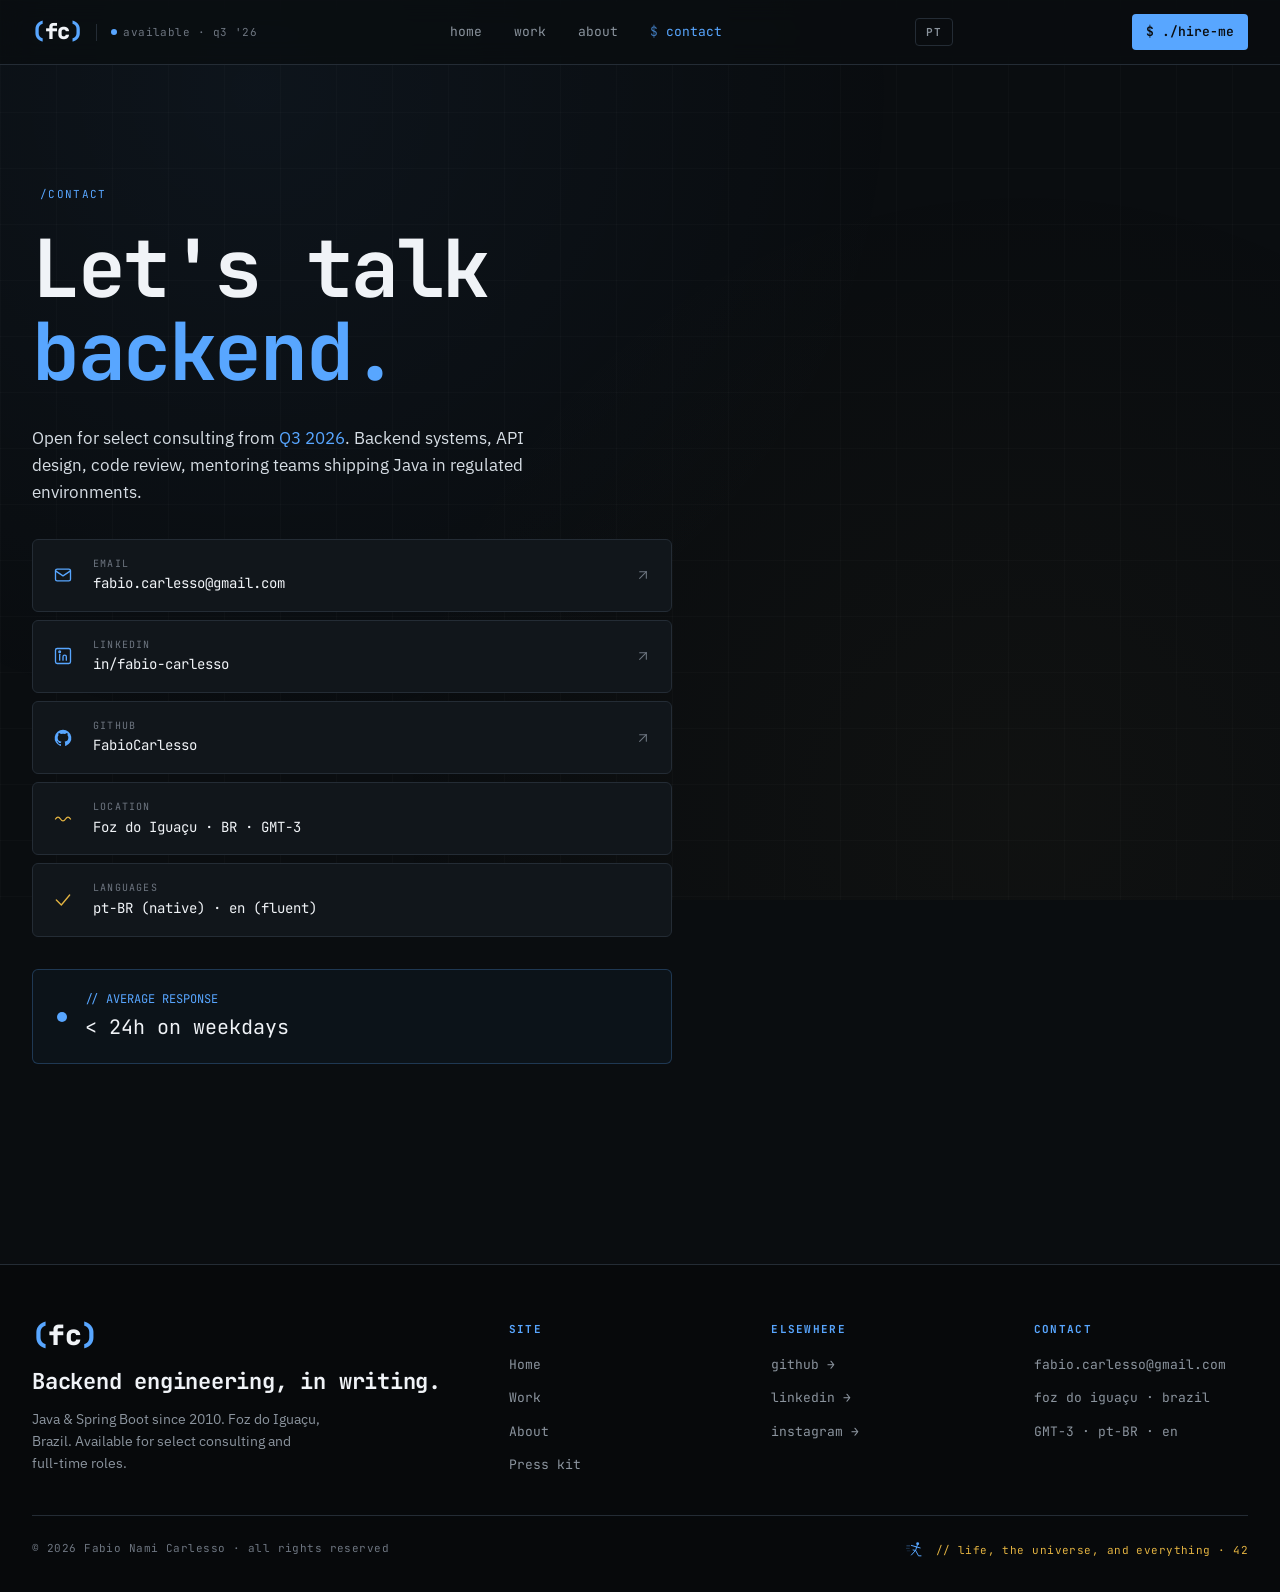
<file: contact.html>
<!DOCTYPE html>
<html lang="en">
<head>
    <meta charset="UTF-8">
    <meta name="viewport" content="width=device-width, initial-scale=1.0">
    <title>Contact · Fabio Carlesso</title>
    <meta name="description" content="Let's talk backend. Reach Fabio Carlesso for select consulting — backend systems, API design, code review and mentoring Java teams.">
    <meta name="author" content="Fabio Carlesso">
    <meta name="theme-color" content="#0A0D10">
    <meta name="darkreader-lock"><!-- already dark-first: keep Dark Reader from repainting the brand colours -->

    <meta property="og:title" content="Contact · Fabio Carlesso">
    <meta property="og:description" content="Let's talk backend. Open for select consulting from Q3 2026.">
    <meta property="og:image" content="https://fabiocarlesso.com/assets/og-image.png">
    <meta property="og:url" content="https://fabiocarlesso.com/contact.html">
    <meta property="og:type" content="website">
    <meta name="twitter:card" content="summary_large_image">

    <link rel="icon" type="image/svg+xml" href="assets/favicon.svg">
    <link rel="icon" type="image/x-icon" href="assets/favicon.ico">
    <link rel="apple-touch-icon" sizes="180x180" href="assets/apple-touch-icon.png">

    <link rel="preconnect" href="https://fonts.googleapis.com">
    <link rel="preconnect" href="https://fonts.gstatic.com" crossorigin>
    <link href="https://fonts.googleapis.com/css2?family=IBM+Plex+Sans:wght@300;400;500;600;700&family=IBM+Plex+Serif:ital,wght@0,400;1,400&family=JetBrains+Mono:wght@400;500;600;700;800&display=swap" rel="stylesheet">

    <link rel="stylesheet" href="css/tokens.css">
    <link rel="stylesheet" href="css/style.css">
    <script src="js/site.js" defer></script>
</head>
<body>
    <div class="site">
        <header class="topbar">
            <div class="topbar-inner">
                <a class="topbar-brand" href="index.html" aria-label="fc() — Fabio Carlesso, home">
                    <span class="logo-fc"><span class="paren">(</span>fc<span class="paren">)</span></span>
                    <span class="topbar-status"><span class="pulse"></span><span data-i18n="topbar.status">available · q3 '26</span></span>
                </a>
                <button class="nav-toggle" aria-expanded="false" aria-controls="primary-nav">menu</button>
                <nav class="topbar-nav" id="primary-nav" aria-label="Primary">
                    <a href="index.html" data-i18n="nav.home">home</a>
                    <a href="work.html" data-i18n="nav.work">work</a>
                    <a href="about.html" data-i18n="nav.about">about</a>
                    <!-- writing: hidden until first post — <a href="writing.html">writing</a> -->
                    <a class="active" href="contact.html" data-i18n="nav.contact">contact</a>
                </nav>
                <button class="lang-toggle" id="lang-toggle" aria-label="Toggle language">PT</button>
                <a class="topbar-cta" href="contact.html">$ ./hire-me</a>
            </div>
        </header>

        <main class="page">
            <section style="padding:32px 0 80px">
                <div class="container">
                    <div class="kicker kicker--bare">/contact</div>
                    <h1 class="h-display" style="font-size:clamp(38px, 9vw, 80px);margin-bottom:32px" data-i18n="contact.h1">Let's talk<br><span class="blue">backend.</span></h1>

                    <div class="contact-grid contact-grid--solo">
                        <!-- Left: methods -->
                        <div class="contact-left">
                            <p class="lede" data-i18n="contact.lede">Open for select consulting from <span class="blue">Q3 2026</span>. Backend systems, API design, code review, mentoring teams shipping Java in regulated environments.</p>

                            <div class="methods">
                                <a href="mailto:fabio.carlesso@gmail.com" class="method">
                                    <svg viewBox="0 0 24 24" fill="none" stroke="var(--fc-blue)" stroke-width="1.6" stroke-linecap="round" stroke-linejoin="round"><rect x="3" y="5" width="18" height="14" rx="2"/><polyline points="3 7 12 13 21 7"/></svg>
                                    <div><div class="method-label">EMAIL</div><div class="method-value">fabio.carlesso@gmail.com</div></div>
                                    <svg class="arrow" viewBox="0 0 24 24" fill="none" stroke="currentColor" stroke-width="1.6" stroke-linecap="round" stroke-linejoin="round"><line x1="7" y1="17" x2="17" y2="7"/><polyline points="7 7 17 7 17 17"/></svg>
                                </a>
                                <a href="https://www.linkedin.com/in/fabio-carlesso/" target="_blank" rel="noreferrer" class="method">
                                    <svg viewBox="0 0 24 24" fill="none" stroke="var(--fc-blue)" stroke-width="1.6" stroke-linecap="round" stroke-linejoin="round"><rect x="3" y="3" width="18" height="18" rx="2"/><line x1="8" y1="10" x2="8" y2="17"/><circle cx="8" cy="7" r="1"/><path d="M12 17v-4a2 2 0 0 1 4 0v4M12 13v4"/></svg>
                                    <div><div class="method-label">LINKEDIN</div><div class="method-value">in/fabio-carlesso</div></div>
                                    <svg class="arrow" viewBox="0 0 24 24" fill="none" stroke="currentColor" stroke-width="1.6" stroke-linecap="round" stroke-linejoin="round"><line x1="7" y1="17" x2="17" y2="7"/><polyline points="7 7 17 7 17 17"/></svg>
                                </a>
                                <a href="https://github.com/FabioCarlesso" target="_blank" rel="noreferrer" class="method">
                                    <svg viewBox="0 0 24 24" fill="var(--fc-blue)" stroke="none"><path d="M12 2a10 10 0 0 0-3.16 19.49c.5.09.68-.22.68-.48v-1.7c-2.78.6-3.37-1.34-3.37-1.34-.45-1.16-1.11-1.46-1.11-1.46-.91-.62.07-.6.07-.6 1 .07 1.53 1.04 1.53 1.04.9 1.52 2.34 1.08 2.91.83.09-.65.35-1.08.63-1.33-2.22-.25-4.55-1.11-4.55-4.94 0-1.1.39-1.99 1.03-2.69-.1-.25-.45-1.27.1-2.65 0 0 .84-.27 2.75 1.02a9.6 9.6 0 0 1 5 0c1.9-1.29 2.75-1.02 2.75-1.02.55 1.38.2 2.4.1 2.65.64.7 1.03 1.59 1.03 2.69 0 3.84-2.34 4.69-4.57 4.94.36.31.68.92.68 1.85V21c0 .27.18.58.69.48A10 10 0 0 0 12 2z"/></svg>
                                    <div><div class="method-label">GITHUB</div><div class="method-value">FabioCarlesso</div></div>
                                    <svg class="arrow" viewBox="0 0 24 24" fill="none" stroke="currentColor" stroke-width="1.6" stroke-linecap="round" stroke-linejoin="round"><line x1="7" y1="17" x2="17" y2="7"/><polyline points="7 7 17 7 17 17"/></svg>
                                </a>
                                <div class="method method--info">
                                    <svg viewBox="0 0 24 24" fill="none" stroke="var(--fc-amber)" stroke-width="1.6" stroke-linecap="round" stroke-linejoin="round"><path d="M3 12c2-3 4-3 6 0s4 3 6 0 4-3 6 0"/></svg>
                                    <div><div class="method-label">LOCATION</div><div class="method-value">Foz do Iguaçu · BR · GMT-3</div></div>
                                </div>
                                <div class="method method--info">
                                    <svg viewBox="0 0 24 24" fill="none" stroke="var(--fc-amber)" stroke-width="1.6" stroke-linecap="round" stroke-linejoin="round"><polyline points="4 12 10 18 20 6"/></svg>
                                    <div><div class="method-label">LANGUAGES</div><div class="method-value">pt-BR (native) · en (fluent)</div></div>
                                </div>
                            </div>

                            <div class="response-box">
                                <div class="response-pulse"><span></span></div>
                                <div>
                                    <div class="mono blue" style="font-size:12px" data-i18n="contact.response.label">// AVERAGE RESPONSE</div>
                                    <div class="big" data-i18n="contact.response.time">&lt; 24h on weekdays</div>
                                </div>
                            </div>
                        </div>

                        <!-- contact form: disabled until backend wired — the terminal form
                             didn't send any email (client-side stub), so it was misleading.
                             Kept intact: search this marker and uncomment once #contact-form
                             is wired to a real endpoint (see TODO(deploy) in js/site.js),
                             then remove the "solo" grid modifier above to restore 2 columns.
                        <div class="contact-right">
                            <div class="form-bar">
                                <span class="dot dot-r"></span><span class="dot dot-y"></span><span class="dot dot-g"></span>
                                <span class="form-title">$ ./contact-fabio.sh</span>
                            </div>
                            <div class="form-body">
                                <form id="contact-form" novalidate>
                                    <div class="form-group">
                                        <label for="cf-name">&gt; name <span class="req">*</span></label>
                                        <input id="cf-name" name="name" placeholder="Linus Torvalds" required>
                                    </div>
                                    <div class="form-group">
                                        <label for="cf-email">&gt; email <span class="req">*</span></label>
                                        <input id="cf-email" name="email" type="email" placeholder="you@company.dev" required>
                                    </div>
                                    <div class="form-group">
                                        <label for="cf-company">&gt; company / org</label>
                                        <input id="cf-company" name="company" placeholder="optional">
                                    </div>
                                    <div class="form-group">
                                        <label for="cf-message">&gt; message <span class="req">*</span></label>
                                        <textarea id="cf-message" name="message" rows="6" placeholder="Tell me about the project, the team, the production scars..." required></textarea>
                                    </div>
                                    <div class="form-foot">
                                        <span class="mono faint">// no auto-replies. read by a human.</span>
                                        <button class="btn btn-primary" type="submit">
                                            <svg viewBox="0 0 24 24" fill="none" stroke="currentColor" stroke-width="1.6" stroke-linecap="round" stroke-linejoin="round"><path d="M5 19c0-3 1-5 3-7l9-9 1 1-9 9c-2 2-4 3-7 3z"/><path d="M14 5l5 5"/><circle cx="15.5" cy="8.5" r="1"/></svg>
                                            send message
                                        </button>
                                    </div>
                                </form>
                                <div class="form-success" id="contact-success" hidden>
                                    <div class="success-glyph"><svg viewBox="0 0 24 24" fill="none" stroke="var(--fc-blue)" stroke-width="1.6" stroke-linecap="round" stroke-linejoin="round" width="36" height="36"><polyline points="4 12 10 18 20 6"/></svg></div>
                                    <h3>Message received.</h3>
                                    <p>I'll respond from <span class="mono">fabio.carlesso@gmail.com</span> within 24 hours on weekdays. If it's urgent, fire a follow-up on LinkedIn.</p>
                                    <div class="exit">$ echo "thanks, <span data-echo-name>friend</span>."<br><span class="amber">$ exit 42</span></div>
                                </div>
                            </div>
                        </div>
                        -->
                    </div>
                </div>
            </section>
        </main>

        <footer class="footer">
            <div class="footer-inner">
                <div class="footer-grid">
                    <div class="footer-brand">
                        <span class="logo-fc"><span class="paren">(</span>fc<span class="paren">)</span></span>
                        <h3 data-i18n="footer.brand.h3">Backend engineering, in writing.</h3>
                        <p data-i18n="footer.brand.p">Java &amp; Spring Boot since 2010. Foz do Iguaçu, Brazil. Available for select consulting and full-time roles.</p>
                    </div>
                    <div class="footer-col">
                        <h4 data-i18n="footer.site">Site</h4>
                        <ul>
                            <li><a href="index.html" data-i18n="footer.nav.home">Home</a></li>
                            <li><a href="work.html" data-i18n="footer.nav.work">Work</a></li>
                            <li><a href="about.html" data-i18n="footer.nav.about">About</a></li>
                            <!-- writing: hidden until first post — <li><a href="writing.html">Writing</a></li> -->
                            <li><a href="press.html" data-i18n="footer.nav.press">Press kit</a></li>
                        </ul>
                    </div>
                    <div class="footer-col">
                        <h4 data-i18n="footer.elsewhere">Elsewhere</h4>
                        <ul>
                            <li><a href="https://github.com/FabioCarlesso" target="_blank" rel="noreferrer">github →</a></li>
                            <li><a href="https://www.linkedin.com/in/fabio-carlesso/" target="_blank" rel="noreferrer">linkedin →</a></li>
                            <li><a href="https://www.instagram.com/fabio.carlesso/" target="_blank" rel="noreferrer">instagram →</a></li>
                        </ul>
                    </div>
                    <div class="footer-col">
                        <h4 data-i18n="footer.contact.label">Contact</h4>
                        <ul>
                            <li><a href="mailto:fabio.carlesso@gmail.com">fabio.carlesso@gmail.com</a></li>
                            <li><a>foz do iguaçu · brazil</a></li>
                            <li><a>GMT-3 · pt-BR · en</a></li>
                        </ul>
                    </div>
                </div>
                <div class="footer-bottom">
                    <div data-i18n="footer.copyright">© 2026 Fabio Nami Carlesso · all rights reserved</div>
                    <div class="easter">
                        <svg viewBox="0 0 48 48" width="20" height="20" aria-hidden="true"><circle cx="28" cy="9" r="3.5" fill="var(--fc-blue)"/><path d="M27 13 L23 25 L17 24" stroke="var(--fc-blue)" stroke-width="2.4" fill="none" stroke-linecap="round"/><path d="M23 16 L34 19" stroke="var(--fc-blue)" stroke-width="2.4" fill="none" stroke-linecap="round"/><path d="M23 16 L13 13" stroke="var(--fc-blue)" stroke-width="2.4" fill="none" stroke-linecap="round"/><path d="M23 25 L30 38 L36 38" stroke="var(--fc-blue)" stroke-width="2.4" fill="none" stroke-linecap="round"/><path d="M23 25 L13 36" stroke="var(--fc-blue)" stroke-width="2.4" fill="none" stroke-linecap="round"/><line x1="2" y1="14" x2="9" y2="14" stroke="var(--fc-blue)" stroke-width="1.6" stroke-linecap="round" opacity="0.6"/><line x1="0" y1="20" x2="8" y2="20" stroke="var(--fc-blue)" stroke-width="1.6" stroke-linecap="round" opacity="0.4"/><line x1="3" y1="26" x2="9" y2="26" stroke="var(--fc-blue)" stroke-width="1.6" stroke-linecap="round" opacity="0.25"/></svg>
                        <span>// life, the universe, and everything · 42</span>
                    </div>
                </div>
            </div>
        </footer>
    </div>
</body>
</html>
</file>
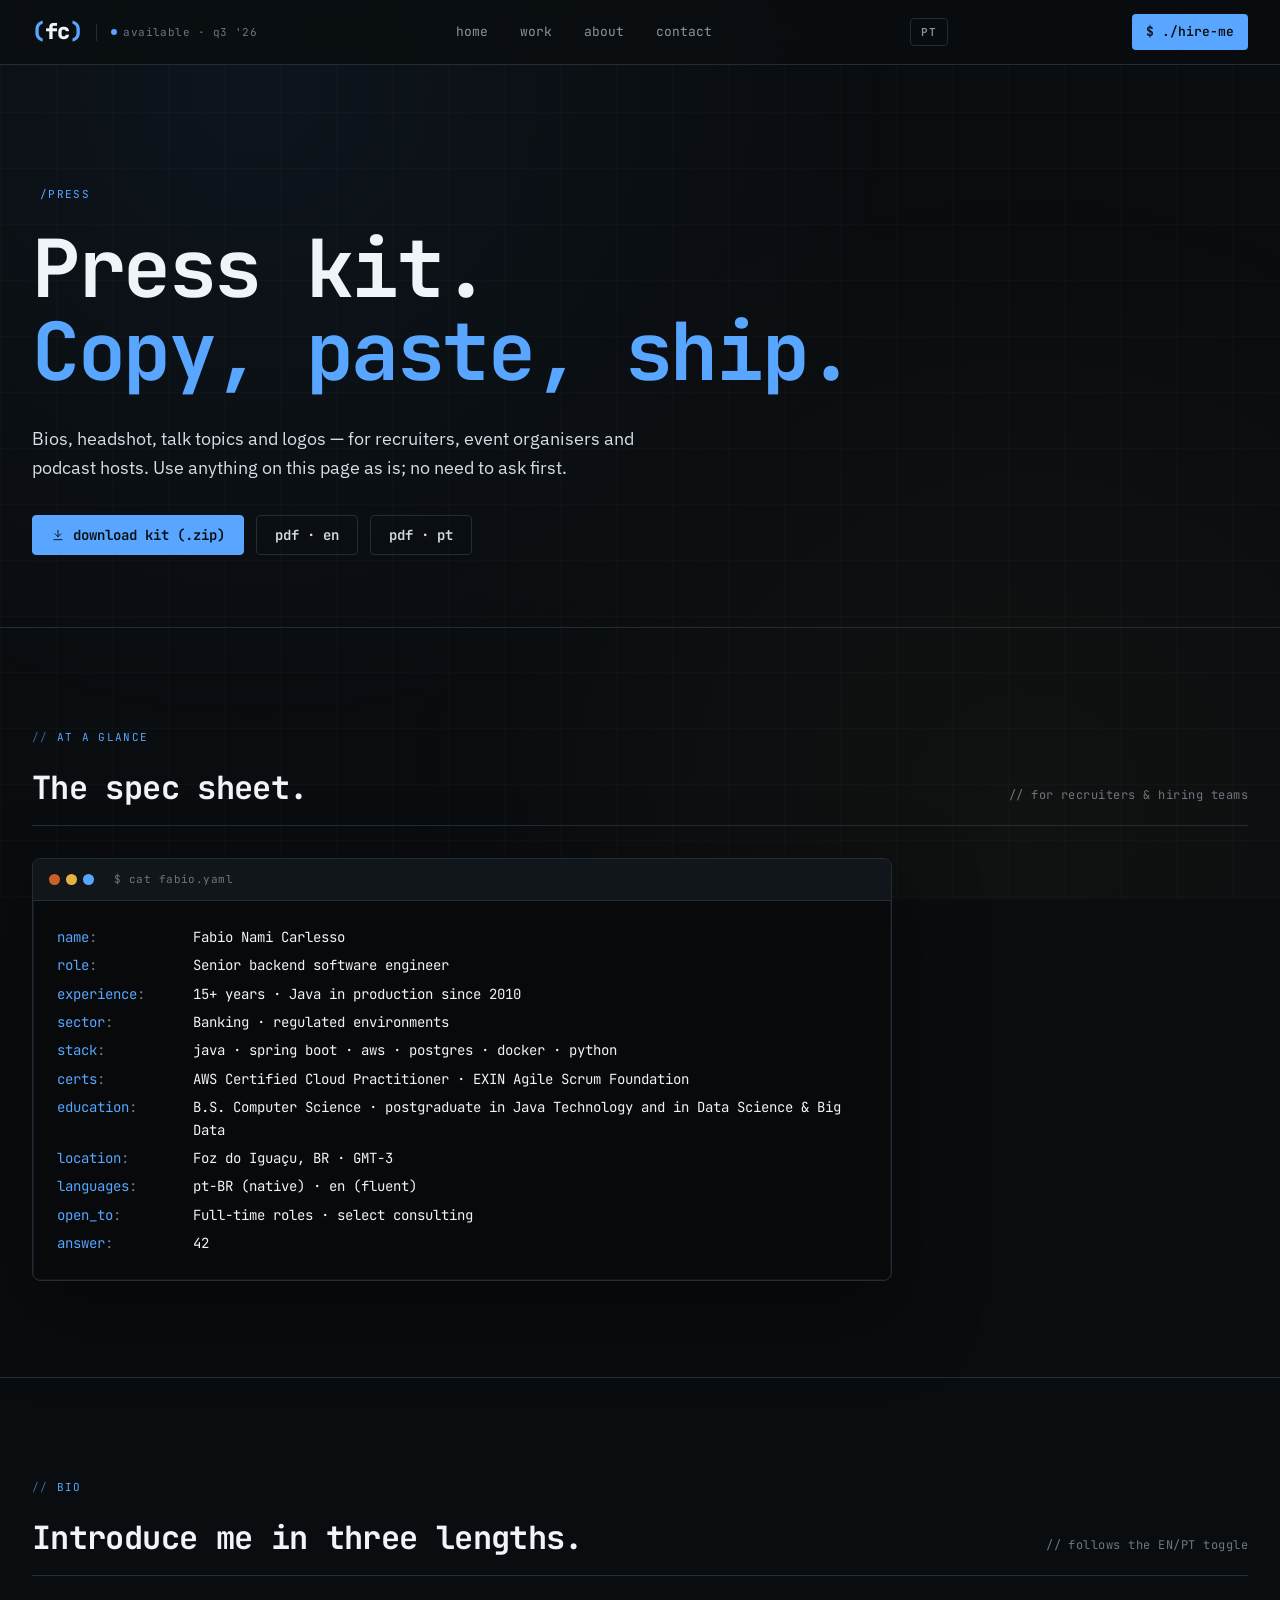
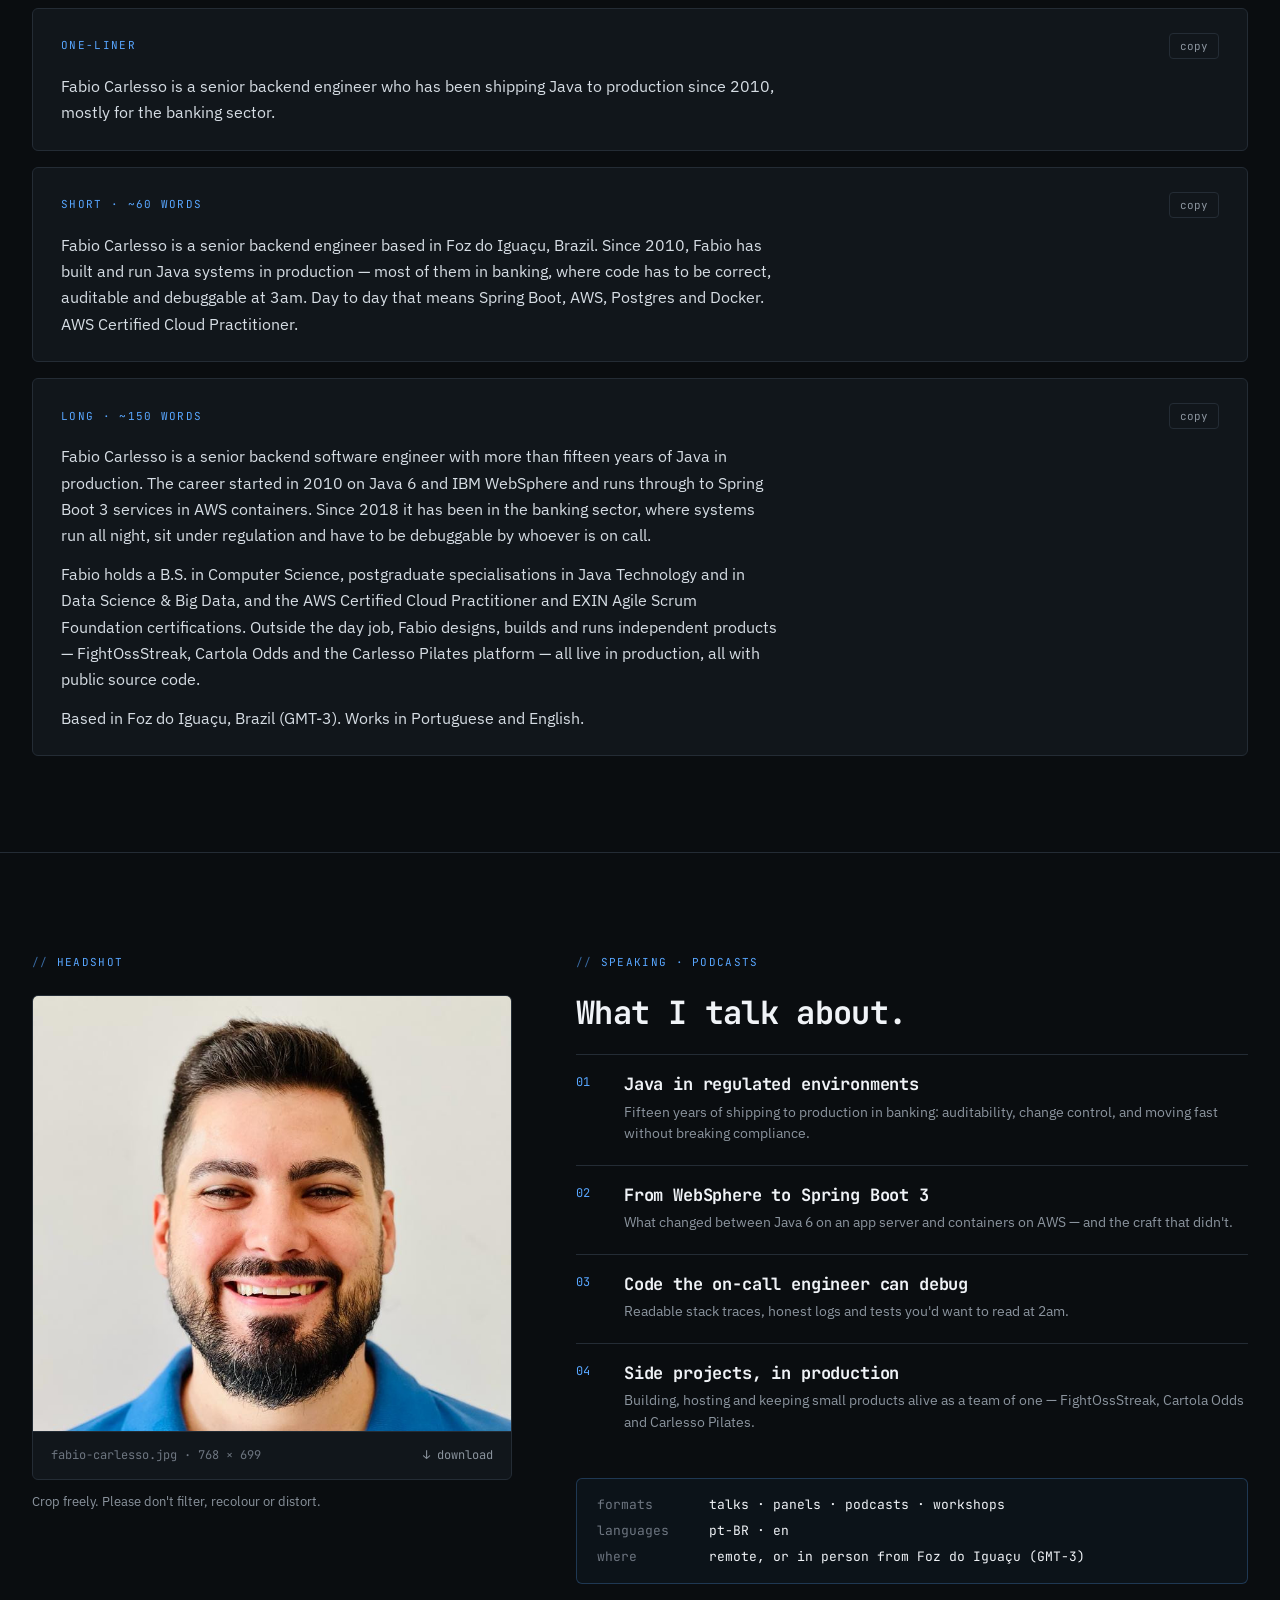
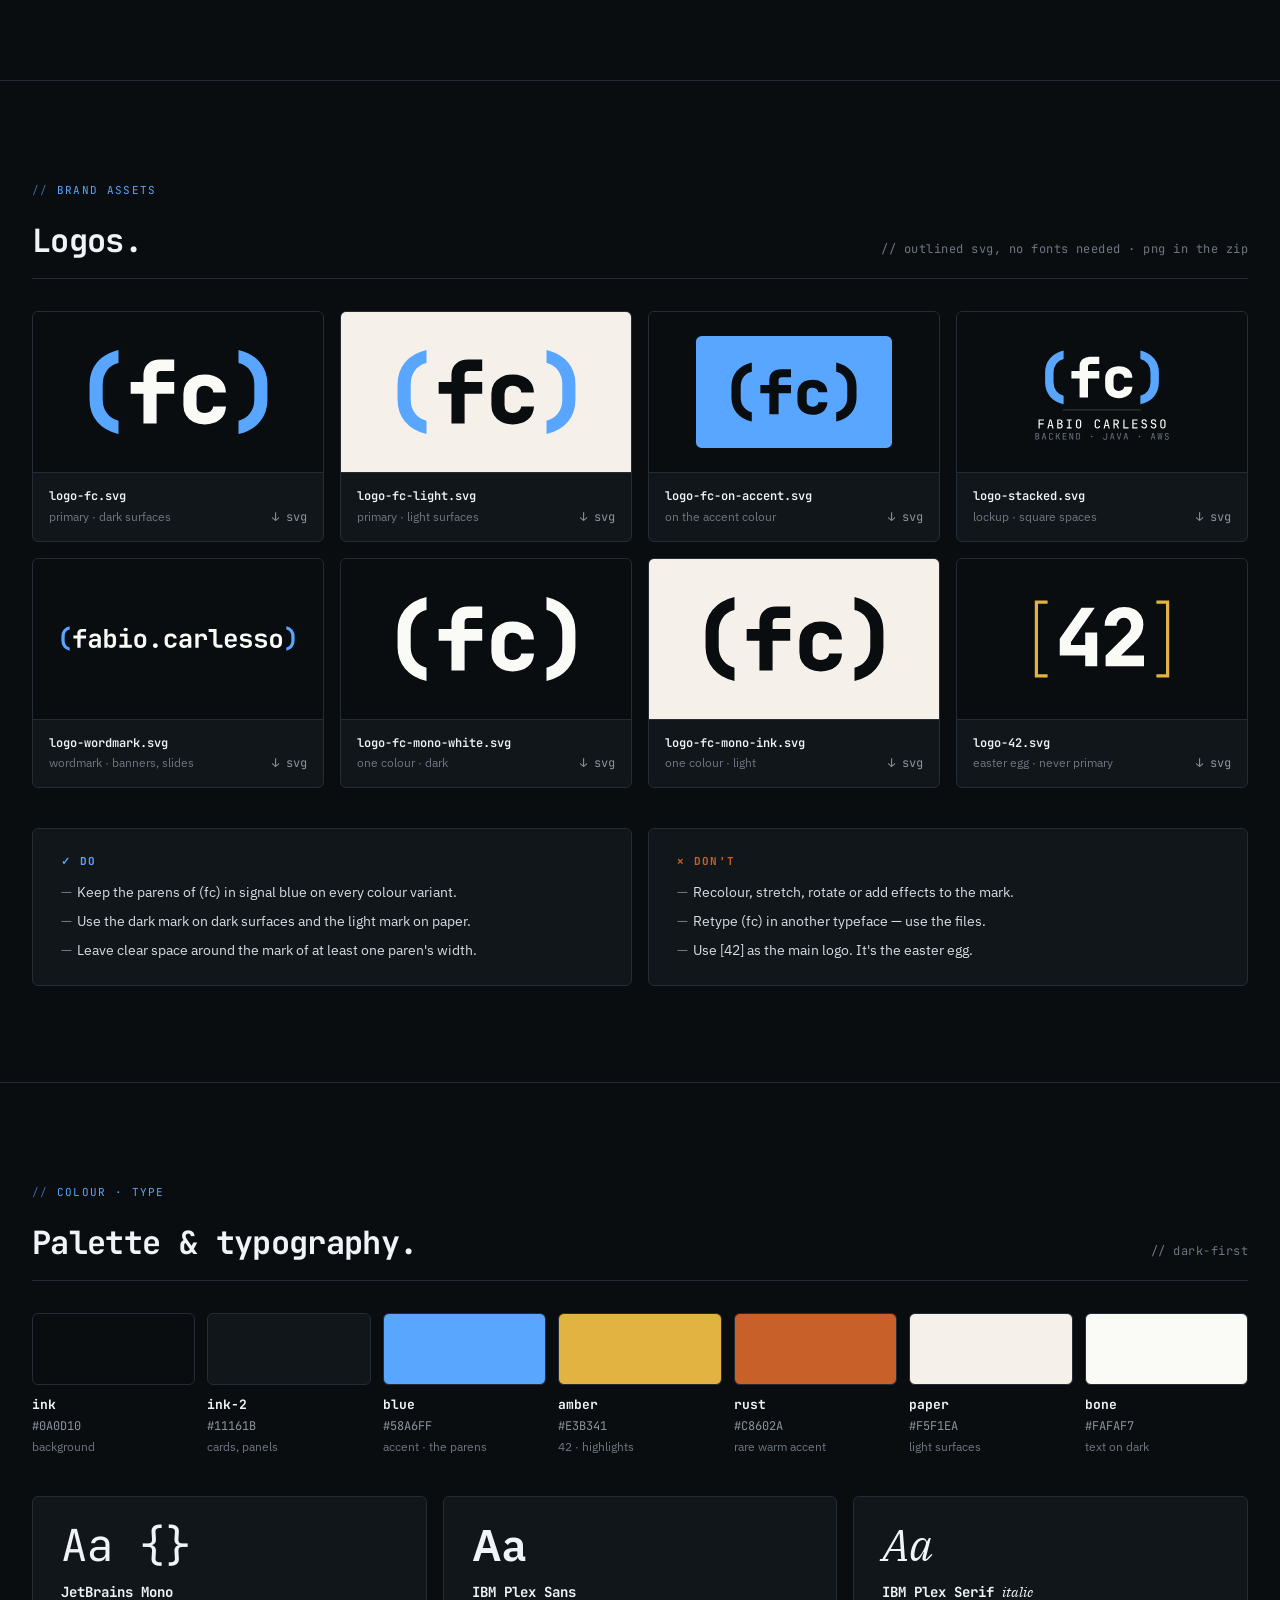
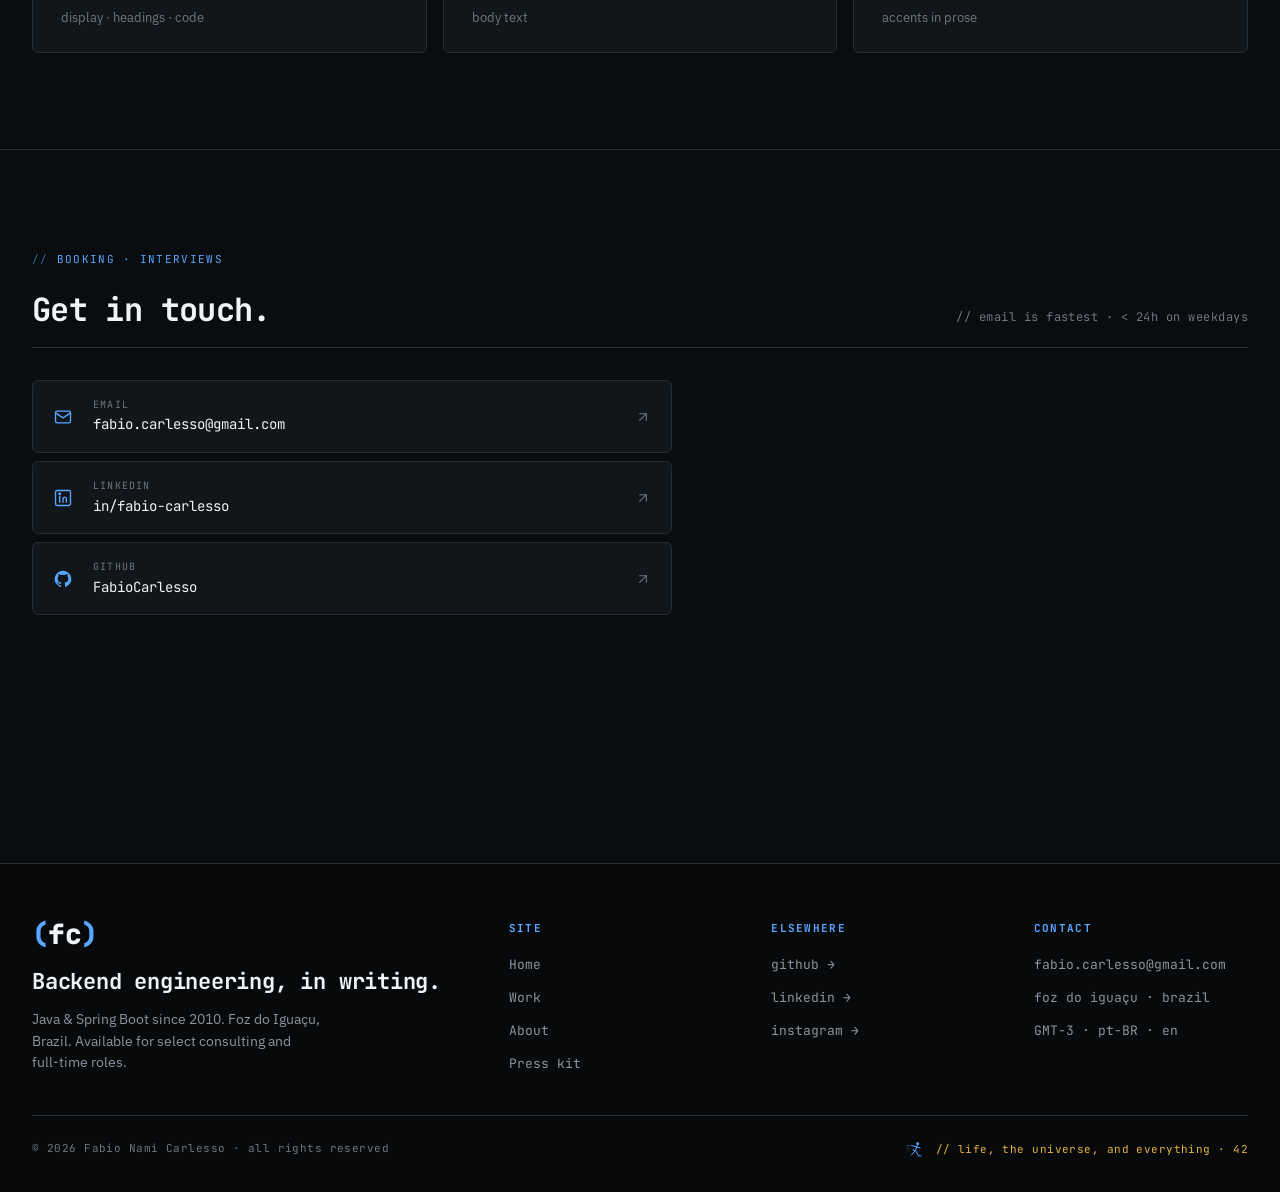
<file: press.html>
<!DOCTYPE html>
<html lang="en">
<head>
    <meta charset="UTF-8">
    <meta name="viewport" content="width=device-width, initial-scale=1.0">
    <title>Press kit · Fabio Carlesso</title>
    <meta name="description" content="Press kit for backend engineer Fabio Carlesso: bios in three lengths, headshot, talk topics, logos, colours and typography — free to use.">
    <meta name="author" content="Fabio Carlesso">
    <meta name="theme-color" content="#0A0D10">
    <meta name="darkreader-lock"><!-- already dark-first: keep Dark Reader from repainting the brand colours -->

    <meta property="og:title" content="Press kit · Fabio Carlesso">
    <meta property="og:description" content="Bios, headshot, talk topics and brand assets — for recruiters, events and podcasts.">
    <meta property="og:image" content="https://fabiocarlesso.com/assets/og-image.png">
    <meta property="og:url" content="https://fabiocarlesso.com/press.html">
    <meta property="og:type" content="website">
    <meta name="twitter:card" content="summary_large_image">

    <link rel="icon" type="image/svg+xml" href="assets/favicon.svg">
    <link rel="icon" type="image/x-icon" href="assets/favicon.ico">
    <link rel="apple-touch-icon" sizes="180x180" href="assets/apple-touch-icon.png">

    <link rel="preconnect" href="https://fonts.googleapis.com">
    <link rel="preconnect" href="https://fonts.gstatic.com" crossorigin>
    <link href="https://fonts.googleapis.com/css2?family=IBM+Plex+Sans:wght@300;400;500;600;700&family=IBM+Plex+Serif:ital,wght@0,400;1,400&family=JetBrains+Mono:wght@400;500;600;700;800&display=swap" rel="stylesheet">

    <link rel="stylesheet" href="css/tokens.css">
    <link rel="stylesheet" href="css/style.css">
    <script src="js/site.js" defer></script>
</head>
<body>
    <div class="site">
        <header class="topbar">
            <div class="topbar-inner">
                <a class="topbar-brand" href="index.html" aria-label="fc() — Fabio Carlesso, home">
                    <span class="logo-fc"><span class="paren">(</span>fc<span class="paren">)</span></span>
                    <span class="topbar-status"><span class="pulse"></span><span data-i18n="topbar.status">available · q3 '26</span></span>
                </a>
                <button class="nav-toggle" aria-expanded="false" aria-controls="primary-nav">menu</button>
                <nav class="topbar-nav" id="primary-nav" aria-label="Primary">
                    <a href="index.html" data-i18n="nav.home">home</a>
                    <a href="work.html" data-i18n="nav.work">work</a>
                    <a href="about.html" data-i18n="nav.about">about</a>
                    <!-- writing: hidden until first post — <a href="writing.html">writing</a> -->
                    <a href="contact.html" data-i18n="nav.contact">contact</a>
                </nav>
                <button class="lang-toggle" id="lang-toggle" aria-label="Toggle language">PT</button>
                <a class="topbar-cta" href="contact.html">$ ./hire-me</a>
            </div>
        </header>

        <main class="page">
            <!-- HERO -->
            <section class="press-hero">
                <div class="container">
                    <div class="kicker kicker--bare">/press</div>
                    <h1 class="h-display" style="font-size:clamp(38px, 9vw, 80px);margin-bottom:32px" data-i18n="press.h1">Press kit.<br><span class="blue">Copy, paste, ship.</span></h1>
                    <p class="press-lede" data-i18n="press.lede">Bios, headshot, talk topics and logos — for recruiters, event organisers and podcast hosts. Use anything on this page as is; no need to ask first.</p>
                    <div class="press-actions">
                        <a class="btn btn-primary btn-mono" href="press/fabio-carlesso-press-kit.zip" download>
                            <svg viewBox="0 0 24 24" fill="none" stroke="currentColor" stroke-width="1.6" stroke-linecap="round" stroke-linejoin="round"><path d="M12 4v11"/><polyline points="7 10 12 15 17 10"/><path d="M5 20h14"/></svg>
                            <span data-i18n="press.dl.zip">download kit (.zip)</span>
                        </a>
                        <a class="btn btn-ghost btn-mono" href="press/fabio-carlesso-press-kit-en.pdf" target="_blank" rel="noreferrer">pdf · en</a>
                        <a class="btn btn-ghost btn-mono" href="press/fabio-carlesso-press-kit-pt.pdf" target="_blank" rel="noreferrer">pdf · pt</a>
                    </div>
                </div>
            </section>

            <!-- SPEC SHEET — recruiters -->
            <section class="section-pad section-pad--bordered press-block">
                <div class="container">
                    <div class="kicker" data-i18n="press.spec.kicker">at a glance</div>
                    <div class="section-head"><h2 data-i18n="press.spec.h2">The spec sheet.</h2><span class="sub" data-i18n="press.spec.sub">// for recruiters &amp; hiring teams</span></div>
                    <div class="press-spec">
                        <div class="term-card press-term">
                            <div class="term-card-bar">
                                <span class="dot dot-r"></span><span class="dot dot-y"></span><span class="dot dot-g"></span>
                                <span class="term-title">$ cat fabio.yaml</span>
                            </div>
                            <dl class="spec-list">
                                <div><dt>name</dt><dd>Fabio Nami Carlesso</dd></div>
                                <div><dt>role</dt><dd data-i18n="press.spec.role">Senior backend software engineer</dd></div>
                                <div><dt>experience</dt><dd data-i18n="press.spec.experience">15+ years · Java in production since 2010</dd></div>
                                <div><dt>sector</dt><dd data-i18n="press.spec.sector">Banking · regulated environments</dd></div>
                                <div><dt>stack</dt><dd>java · spring boot · aws · postgres · docker · python</dd></div>
                                <div><dt>certs</dt><dd>AWS Certified Cloud Practitioner · EXIN Agile Scrum Foundation</dd></div>
                                <div><dt>education</dt><dd data-i18n="press.spec.education">B.S. Computer Science · postgraduate in Java Technology and in Data Science &amp; Big Data</dd></div>
                                <div><dt>location</dt><dd>Foz do Iguaçu, BR · GMT-3</dd></div>
                                <div><dt>languages</dt><dd data-i18n="press.spec.languages">pt-BR (native) · en (fluent)</dd></div>
                                <div><dt>open_to</dt><dd data-i18n="press.spec.open">Full-time roles · select consulting</dd></div>
                                <div><dt>answer</dt><dd class="amber">42</dd></div>
                            </dl>
                        </div>
                    </div>
                </div>
            </section>

            <!-- BIOS -->
            <section class="section-pad section-pad--bordered press-block">
                <div class="container">
                    <div class="kicker">bio</div>
                    <div class="section-head"><h2 data-i18n="press.bio.h2">Introduce me in three lengths.</h2><span class="sub" data-i18n="press.bio.sub">// follows the EN/PT toggle</span></div>
                    <div class="bio-list">
                        <article class="bio">
                            <header class="bio-head">
                                <span class="bio-label" data-i18n="press.bio.one.label">one-liner</span>
                                <button class="copy-btn" type="button" data-copy="bio-one"><span data-i18n="press.copy">copy</span></button>
                            </header>
                            <div class="bio-text" id="bio-one">
                                <p data-i18n="press.bio.one">Fabio Carlesso is a senior backend engineer who has been shipping Java to production since 2010, mostly for the banking sector.</p>
                            </div>
                        </article>
                        <article class="bio">
                            <header class="bio-head">
                                <span class="bio-label" data-i18n="press.bio.short.label">short · ~60 words</span>
                                <button class="copy-btn" type="button" data-copy="bio-short"><span data-i18n="press.copy">copy</span></button>
                            </header>
                            <div class="bio-text" id="bio-short">
                                <p data-i18n="press.bio.short">Fabio Carlesso is a senior backend engineer based in Foz do Iguaçu, Brazil. Since 2010, Fabio has built and run Java systems in production — most of them in banking, where code has to be correct, auditable and debuggable at 3am. Day to day that means Spring Boot, AWS, Postgres and Docker. AWS Certified Cloud Practitioner.</p>
                            </div>
                        </article>
                        <article class="bio">
                            <header class="bio-head">
                                <span class="bio-label" data-i18n="press.bio.long.label">long · ~150 words</span>
                                <button class="copy-btn" type="button" data-copy="bio-long"><span data-i18n="press.copy">copy</span></button>
                            </header>
                            <div class="bio-text" id="bio-long">
                                <p data-i18n="press.bio.long.p1">Fabio Carlesso is a senior backend software engineer with more than fifteen years of Java in production. The career started in 2010 on Java 6 and IBM WebSphere and runs through to Spring Boot 3 services in AWS containers. Since 2018 it has been in the banking sector, where systems run all night, sit under regulation and have to be debuggable by whoever is on call.</p>
                                <p data-i18n="press.bio.long.p2">Fabio holds a B.S. in Computer Science, postgraduate specialisations in Java Technology and in Data Science &amp; Big Data, and the AWS Certified Cloud Practitioner and EXIN Agile Scrum Foundation certifications. Outside the day job, Fabio designs, builds and runs independent products — FightOssStreak, Cartola Odds and the Carlesso Pilates platform — all live in production, all with public source code.</p>
                                <p data-i18n="press.bio.long.p3">Based in Foz do Iguaçu, Brazil (GMT-3). Works in Portuguese and English.</p>
                            </div>
                        </article>
                    </div>
                </div>
            </section>

            <!-- HEADSHOT + SPEAKING -->
            <section class="section-pad section-pad--bordered press-block">
                <div class="container">
                    <div class="press-split">
                        <div>
                            <div class="kicker" data-i18n="press.photo.kicker">headshot</div>
                            <figure class="headshot">
                                <img src="images/fabio-carlesso-photo.jpeg" width="768" height="699" alt="Fabio Carlesso, smiling, in a blue polo shirt against a light wall">
                                <figcaption>
                                    <span class="mono faint">fabio-carlesso.jpg · 768 × 699</span>
                                    <a class="work-link" href="images/fabio-carlesso-photo.jpeg" download="fabio-carlesso.jpg" data-i18n="press.photo.dl">↓ download</a>
                                </figcaption>
                            </figure>
                            <p class="press-note" data-i18n="press.photo.note">Crop freely. Please don't filter, recolour or distort.</p>
                        </div>
                        <div>
                            <div class="kicker" data-i18n="press.talks.kicker">speaking · podcasts</div>
                            <h2 class="press-h2" data-i18n="press.talks.h2">What I talk about.</h2>
                            <ol class="topics">
                                <li class="topic">
                                    <h3 data-i18n="press.talks.t1.h">Java in regulated environments</h3>
                                    <p data-i18n="press.talks.t1.p">Fifteen years of shipping to production in banking: auditability, change control, and moving fast without breaking compliance.</p>
                                </li>
                                <li class="topic">
                                    <h3 data-i18n="press.talks.t2.h">From WebSphere to Spring Boot 3</h3>
                                    <p data-i18n="press.talks.t2.p">What changed between Java 6 on an app server and containers on AWS — and the craft that didn't.</p>
                                </li>
                                <li class="topic">
                                    <h3 data-i18n="press.talks.t3.h">Code the on-call engineer can debug</h3>
                                    <p data-i18n="press.talks.t3.p">Readable stack traces, honest logs and tests you'd want to read at 2am.</p>
                                </li>
                                <li class="topic">
                                    <h3 data-i18n="press.talks.t4.h">Side projects, in production</h3>
                                    <p data-i18n="press.talks.t4.p">Building, hosting and keeping small products alive as a team of one — FightOssStreak, Cartola Odds and Carlesso Pilates.</p>
                                </li>
                            </ol>
                            <dl class="talk-meta">
                                <div><dt data-i18n="press.talks.formats.label">formats</dt><dd data-i18n="press.talks.formats">talks · panels · podcasts · workshops</dd></div>
                                <div><dt data-i18n="press.talks.langs.label">languages</dt><dd>pt-BR · en</dd></div>
                                <div><dt data-i18n="press.talks.where.label">where</dt><dd data-i18n="press.talks.where">remote, or in person from Foz do Iguaçu (GMT-3)</dd></div>
                            </dl>
                        </div>
                    </div>
                </div>
            </section>

            <!-- LOGOS -->
            <section class="section-pad section-pad--bordered press-block">
                <div class="container">
                    <div class="kicker" data-i18n="press.logos.kicker">brand assets</div>
                    <div class="section-head"><h2 data-i18n="press.logos.h2">Logos.</h2><span class="sub" data-i18n="press.logos.sub">// outlined svg, no fonts needed · png in the zip</span></div>
                    <div class="logo-grid">
                        <figure class="logo-card">
                            <div class="logo-stage"><img src="assets/logo-fc.svg" alt="(fc) primary mark"></div>
                            <figcaption><span><b>logo-fc.svg</b><span data-i18n="press.logo.fc">primary · dark surfaces</span></span><a class="work-link" href="assets/logo-fc.svg" download>↓ svg</a></figcaption>
                        </figure>
                        <figure class="logo-card">
                            <div class="logo-stage logo-stage--paper"><img src="assets/logo-fc-light.svg" alt="(fc) mark for light surfaces"></div>
                            <figcaption><span><b>logo-fc-light.svg</b><span data-i18n="press.logo.light">primary · light surfaces</span></span><a class="work-link" href="assets/logo-fc-light.svg" download>↓ svg</a></figcaption>
                        </figure>
                        <figure class="logo-card">
                            <div class="logo-stage"><img src="assets/logo-fc-on-accent.svg" alt="(fc) mark on a blue tile"></div>
                            <figcaption><span><b>logo-fc-on-accent.svg</b><span data-i18n="press.logo.accent">on the accent colour</span></span><a class="work-link" href="assets/logo-fc-on-accent.svg" download>↓ svg</a></figcaption>
                        </figure>
                        <figure class="logo-card">
                            <div class="logo-stage"><img src="assets/logo-stacked.svg" alt="(fc) stacked lockup with name"></div>
                            <figcaption><span><b>logo-stacked.svg</b><span data-i18n="press.logo.stacked">lockup · square spaces</span></span><a class="work-link" href="assets/logo-stacked.svg" download>↓ svg</a></figcaption>
                        </figure>
                        <figure class="logo-card">
                            <div class="logo-stage"><img src="assets/logo-wordmark.svg" alt="(fabio.carlesso) wordmark"></div>
                            <figcaption><span><b>logo-wordmark.svg</b><span data-i18n="press.logo.wordmark">wordmark · banners, slides</span></span><a class="work-link" href="assets/logo-wordmark.svg" download>↓ svg</a></figcaption>
                        </figure>
                        <figure class="logo-card">
                            <div class="logo-stage"><img src="assets/logo-fc-mono-white.svg" alt="(fc) single-colour white"></div>
                            <figcaption><span><b>logo-fc-mono-white.svg</b><span data-i18n="press.logo.white">one colour · dark</span></span><a class="work-link" href="assets/logo-fc-mono-white.svg" download>↓ svg</a></figcaption>
                        </figure>
                        <figure class="logo-card">
                            <div class="logo-stage logo-stage--paper"><img src="assets/logo-fc-mono-ink.svg" alt="(fc) single-colour ink"></div>
                            <figcaption><span><b>logo-fc-mono-ink.svg</b><span data-i18n="press.logo.ink">one colour · light</span></span><a class="work-link" href="assets/logo-fc-mono-ink.svg" download>↓ svg</a></figcaption>
                        </figure>
                        <figure class="logo-card">
                            <div class="logo-stage"><img src="assets/logo-42.svg" alt="[42] secondary mark"></div>
                            <figcaption><span><b>logo-42.svg</b><span data-i18n="press.logo.42">easter egg · never primary</span></span><a class="work-link" href="assets/logo-42.svg" download>↓ svg</a></figcaption>
                        </figure>
                    </div>

                    <div class="usage">
                        <div class="usage-col">
                            <h3 class="usage-h usage-h--do" data-i18n="press.usage.do">do</h3>
                            <ul>
                                <li data-i18n="press.usage.do1">Keep the parens of (fc) in signal blue on every colour variant.</li>
                                <li data-i18n="press.usage.do2">Use the dark mark on dark surfaces and the light mark on paper.</li>
                                <li data-i18n="press.usage.do3">Leave clear space around the mark of at least one paren's width.</li>
                            </ul>
                        </div>
                        <div class="usage-col">
                            <h3 class="usage-h usage-h--dont" data-i18n="press.usage.dont">don't</h3>
                            <ul>
                                <li data-i18n="press.usage.dont1">Recolour, stretch, rotate or add effects to the mark.</li>
                                <li data-i18n="press.usage.dont2">Retype (fc) in another typeface — use the files.</li>
                                <li data-i18n="press.usage.dont3">Use [42] as the main logo. It's the easter egg.</li>
                            </ul>
                        </div>
                    </div>
                </div>
            </section>

            <!-- COLOUR + TYPE -->
            <section class="section-pad section-pad--bordered press-block">
                <div class="container">
                    <div class="kicker" data-i18n="press.colors.kicker">colour · type</div>
                    <div class="section-head"><h2 data-i18n="press.colors.h2">Palette &amp; typography.</h2><span class="sub">// dark-first</span></div>
                    <div class="swatches">
                        <div class="swatch"><span class="swatch-chip" style="background:var(--fc-ink)"></span><b>ink</b><code>#0A0D10</code><span data-i18n="press.color.ink">background</span></div>
                        <div class="swatch"><span class="swatch-chip" style="background:var(--fc-ink-2)"></span><b>ink-2</b><code>#11161B</code><span data-i18n="press.color.ink2">cards, panels</span></div>
                        <div class="swatch"><span class="swatch-chip" style="background:var(--fc-blue)"></span><b>blue</b><code>#58A6FF</code><span data-i18n="press.color.blue">accent · the parens</span></div>
                        <div class="swatch"><span class="swatch-chip" style="background:var(--fc-amber)"></span><b>amber</b><code>#E3B341</code><span data-i18n="press.color.amber">42 · highlights</span></div>
                        <div class="swatch"><span class="swatch-chip" style="background:var(--fc-rust)"></span><b>rust</b><code>#C8602A</code><span data-i18n="press.color.rust">rare warm accent</span></div>
                        <div class="swatch"><span class="swatch-chip" style="background:var(--fc-paper)"></span><b>paper</b><code>#F5F1EA</code><span data-i18n="press.color.paper">light surfaces</span></div>
                        <div class="swatch"><span class="swatch-chip" style="background:var(--fc-bone)"></span><b>bone</b><code>#FAFAF7</code><span data-i18n="press.color.bone">text on dark</span></div>
                    </div>
                    <div class="type-specimens">
                        <div class="type-spec"><span class="type-sample mono">Aa {}</span><b>JetBrains Mono</b><span data-i18n="press.type.mono">display · headings · code</span></div>
                        <div class="type-spec"><span class="type-sample type-sample--sans">Aa</span><b>IBM Plex Sans</b><span data-i18n="press.type.sans">body text</span></div>
                        <div class="type-spec"><span class="type-sample type-sample--serif">Aa</span><b>IBM Plex Serif <i>italic</i></b><span data-i18n="press.type.serif">accents in prose</span></div>
                    </div>
                </div>
            </section>

            <!-- CONTACT -->
            <section class="section-pad section-pad--bordered press-block">
                <div class="container">
                    <div class="kicker" data-i18n="press.contact.kicker">booking · interviews</div>
                    <div class="section-head"><h2 data-i18n="press.contact.h2">Get in touch.</h2><span class="sub" data-i18n="press.contact.sub">// email is fastest · &lt; 24h on weekdays</span></div>
                    <div class="methods press-methods">
                        <a href="mailto:fabio.carlesso@gmail.com" class="method">
                            <svg viewBox="0 0 24 24" fill="none" stroke="var(--fc-blue)" stroke-width="1.6" stroke-linecap="round" stroke-linejoin="round"><rect x="3" y="5" width="18" height="14" rx="2"/><polyline points="3 7 12 13 21 7"/></svg>
                            <div><div class="method-label">EMAIL</div><div class="method-value">fabio.carlesso@gmail.com</div></div>
                            <svg class="arrow" viewBox="0 0 24 24" fill="none" stroke="currentColor" stroke-width="1.6" stroke-linecap="round" stroke-linejoin="round"><line x1="7" y1="17" x2="17" y2="7"/><polyline points="7 7 17 7 17 17"/></svg>
                        </a>
                        <a href="https://www.linkedin.com/in/fabio-carlesso/" target="_blank" rel="noreferrer" class="method">
                            <svg viewBox="0 0 24 24" fill="none" stroke="var(--fc-blue)" stroke-width="1.6" stroke-linecap="round" stroke-linejoin="round"><rect x="3" y="3" width="18" height="18" rx="2"/><line x1="8" y1="10" x2="8" y2="17"/><circle cx="8" cy="7" r="1"/><path d="M12 17v-4a2 2 0 0 1 4 0v4M12 13v4"/></svg>
                            <div><div class="method-label">LINKEDIN</div><div class="method-value">in/fabio-carlesso</div></div>
                            <svg class="arrow" viewBox="0 0 24 24" fill="none" stroke="currentColor" stroke-width="1.6" stroke-linecap="round" stroke-linejoin="round"><line x1="7" y1="17" x2="17" y2="7"/><polyline points="7 7 17 7 17 17"/></svg>
                        </a>
                        <a href="https://github.com/FabioCarlesso" target="_blank" rel="noreferrer" class="method">
                            <svg viewBox="0 0 24 24" fill="var(--fc-blue)" stroke="none"><path d="M12 2a10 10 0 0 0-3.16 19.49c.5.09.68-.22.68-.48v-1.7c-2.78.6-3.37-1.34-3.37-1.34-.45-1.16-1.11-1.46-1.11-1.46-.91-.62.07-.6.07-.6 1 .07 1.53 1.04 1.53 1.04.9 1.52 2.34 1.08 2.91.83.09-.65.35-1.08.63-1.33-2.22-.25-4.55-1.11-4.55-4.94 0-1.1.39-1.99 1.03-2.69-.1-.25-.45-1.27.1-2.65 0 0 .84-.27 2.75 1.02a9.6 9.6 0 0 1 5 0c1.9-1.29 2.75-1.02 2.75-1.02.55 1.38.2 2.4.1 2.65.64.7 1.03 1.59 1.03 2.69 0 3.84-2.34 4.69-4.57 4.94.36.31.68.92.68 1.85V21c0 .27.18.58.69.48A10 10 0 0 0 12 2z"/></svg>
                            <div><div class="method-label">GITHUB</div><div class="method-value">FabioCarlesso</div></div>
                            <svg class="arrow" viewBox="0 0 24 24" fill="none" stroke="currentColor" stroke-width="1.6" stroke-linecap="round" stroke-linejoin="round"><line x1="7" y1="17" x2="17" y2="7"/><polyline points="7 7 17 7 17 17"/></svg>
                        </a>
                    </div>
                    <p class="press-print-url mono faint">fabiocarlesso.com/press.html</p>
                </div>
            </section>
        </main>

        <footer class="footer">
            <div class="footer-inner">
                <div class="footer-grid">
                    <div class="footer-brand">
                        <span class="logo-fc"><span class="paren">(</span>fc<span class="paren">)</span></span>
                        <h3 data-i18n="footer.brand.h3">Backend engineering, in writing.</h3>
                        <p data-i18n="footer.brand.p">Java &amp; Spring Boot since 2010. Foz do Iguaçu, Brazil. Available for select consulting and full-time roles.</p>
                    </div>
                    <div class="footer-col">
                        <h4 data-i18n="footer.site">Site</h4>
                        <ul>
                            <li><a href="index.html" data-i18n="footer.nav.home">Home</a></li>
                            <li><a href="work.html" data-i18n="footer.nav.work">Work</a></li>
                            <li><a href="about.html" data-i18n="footer.nav.about">About</a></li>
                            <!-- writing: hidden until first post — <li><a href="writing.html">Writing</a></li> -->
                            <li><a href="press.html" data-i18n="footer.nav.press">Press kit</a></li>
                        </ul>
                    </div>
                    <div class="footer-col">
                        <h4 data-i18n="footer.elsewhere">Elsewhere</h4>
                        <ul>
                            <li><a href="https://github.com/FabioCarlesso" target="_blank" rel="noreferrer">github →</a></li>
                            <li><a href="https://www.linkedin.com/in/fabio-carlesso/" target="_blank" rel="noreferrer">linkedin →</a></li>
                            <li><a href="https://www.instagram.com/fabio.carlesso/" target="_blank" rel="noreferrer">instagram →</a></li>
                        </ul>
                    </div>
                    <div class="footer-col">
                        <h4 data-i18n="footer.contact.label">Contact</h4>
                        <ul>
                            <li><a href="mailto:fabio.carlesso@gmail.com">fabio.carlesso@gmail.com</a></li>
                            <li><a>foz do iguaçu · brazil</a></li>
                            <li><a>GMT-3 · pt-BR · en</a></li>
                        </ul>
                    </div>
                </div>
                <div class="footer-bottom">
                    <div data-i18n="footer.copyright">© 2026 Fabio Nami Carlesso · all rights reserved</div>
                    <div class="easter">
                        <svg viewBox="0 0 48 48" width="20" height="20" aria-hidden="true"><circle cx="28" cy="9" r="3.5" fill="var(--fc-blue)"/><path d="M27 13 L23 25 L17 24" stroke="var(--fc-blue)" stroke-width="2.4" fill="none" stroke-linecap="round"/><path d="M23 16 L34 19" stroke="var(--fc-blue)" stroke-width="2.4" fill="none" stroke-linecap="round"/><path d="M23 16 L13 13" stroke="var(--fc-blue)" stroke-width="2.4" fill="none" stroke-linecap="round"/><path d="M23 25 L30 38 L36 38" stroke="var(--fc-blue)" stroke-width="2.4" fill="none" stroke-linecap="round"/><path d="M23 25 L13 36" stroke="var(--fc-blue)" stroke-width="2.4" fill="none" stroke-linecap="round"/><line x1="2" y1="14" x2="9" y2="14" stroke="var(--fc-blue)" stroke-width="1.6" stroke-linecap="round" opacity="0.6"/><line x1="0" y1="20" x2="8" y2="20" stroke="var(--fc-blue)" stroke-width="1.6" stroke-linecap="round" opacity="0.4"/><line x1="3" y1="26" x2="9" y2="26" stroke="var(--fc-blue)" stroke-width="1.6" stroke-linecap="round" opacity="0.25"/></svg>
                        <span>// life, the universe, and everything · 42</span>
                    </div>
                </div>
            </div>
        </footer>
    </div>
</body>
</html>
</file>
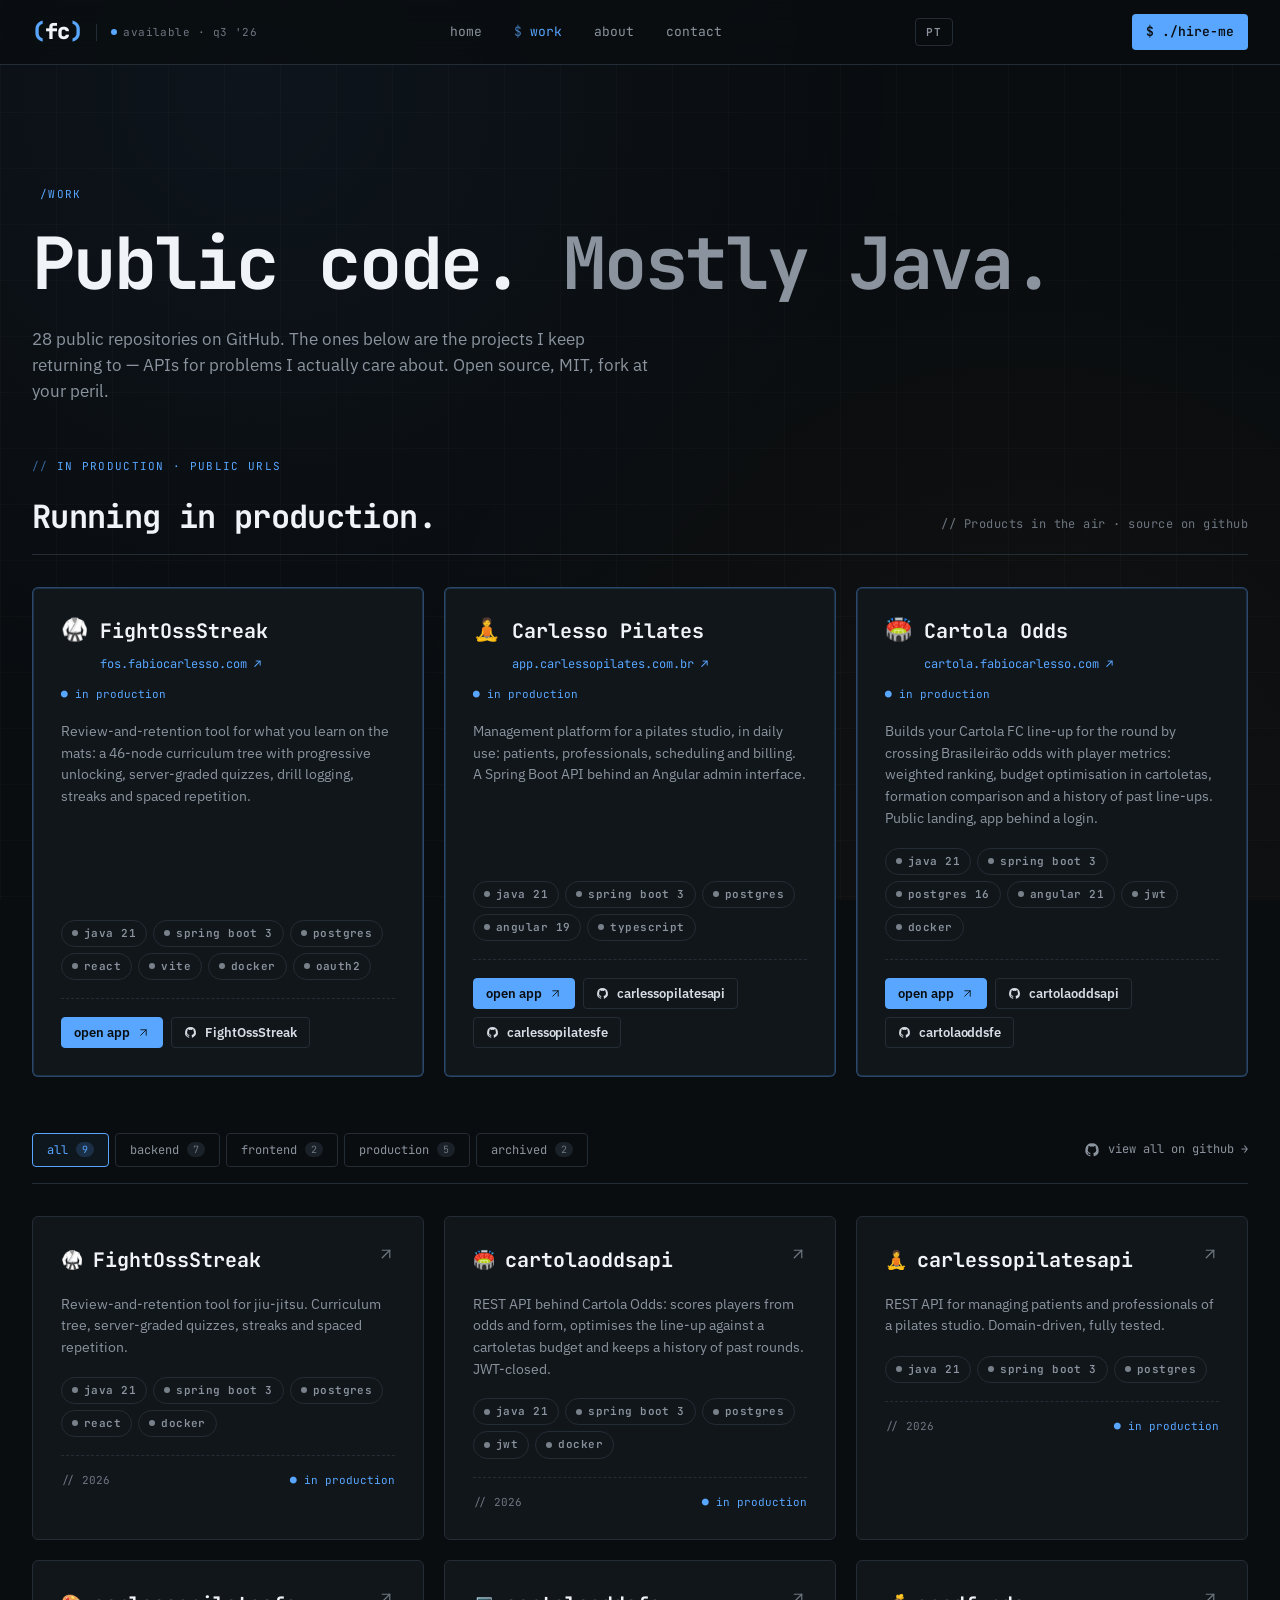
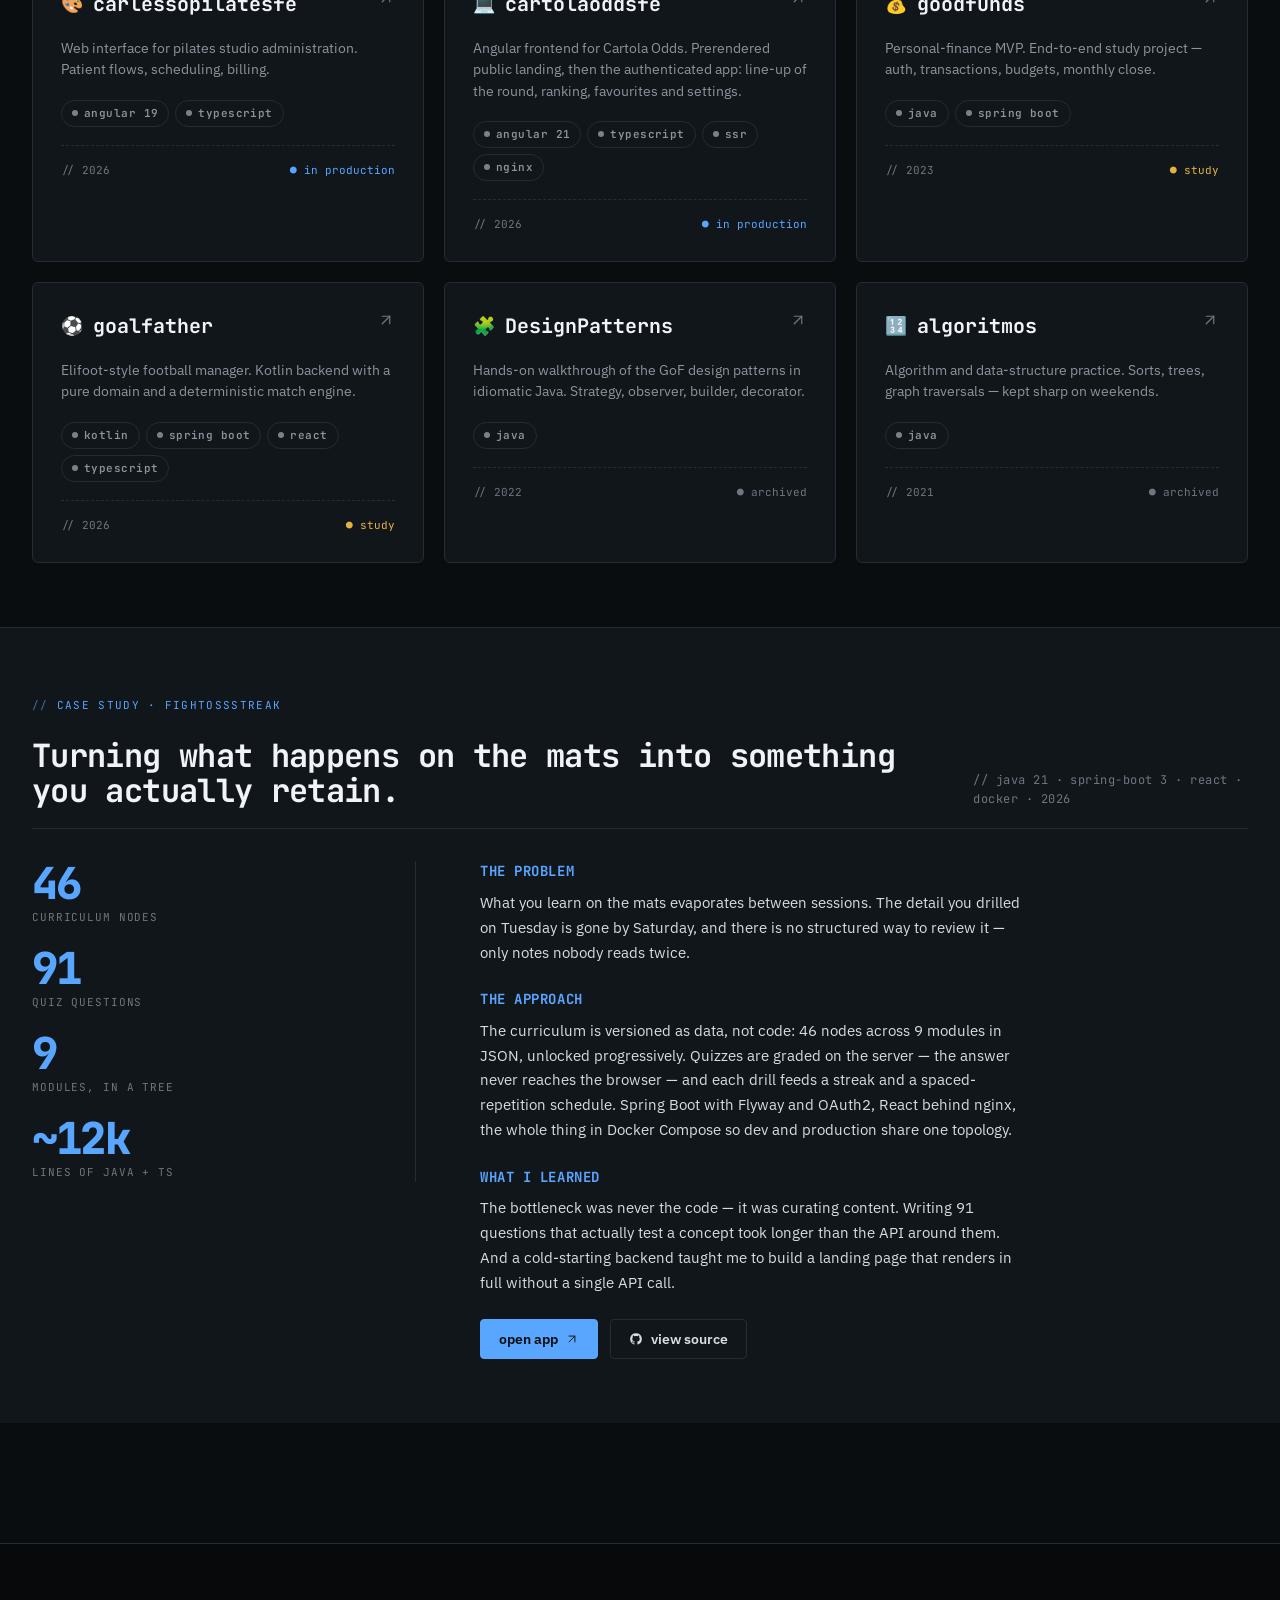
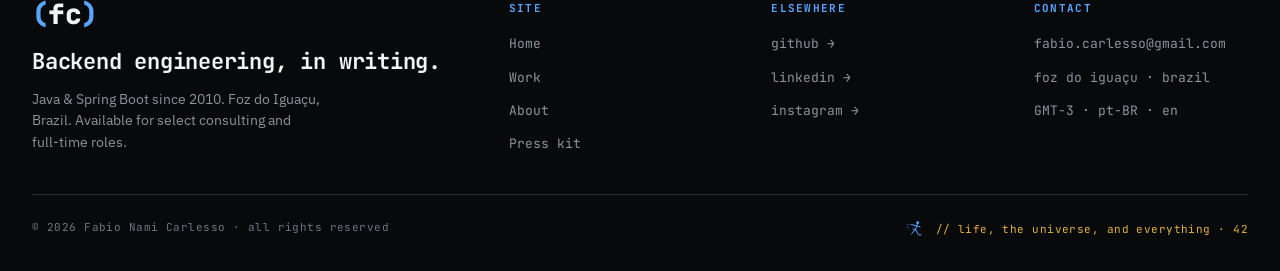
<file: work.html>
<!DOCTYPE html>
<html lang="en">
<head>
    <meta charset="UTF-8">
    <meta name="viewport" content="width=device-width, initial-scale=1.0">
    <title>Work · Fabio Carlesso</title>
    <meta name="description" content="Public code, mostly Java. Three products in production — fos.fabiocarlesso.com, app.carlessopilates.com.br and cartola.fabiocarlesso.com — plus open-source backend and frontend projects by Fabio Carlesso and a FightOssStreak case study.">
    <meta name="author" content="Fabio Carlesso">
    <meta name="theme-color" content="#0A0D10">
    <meta name="darkreader-lock"><!-- already dark-first: keep Dark Reader from repainting the brand colours -->

    <meta property="og:title" content="Work · Fabio Carlesso">
    <meta property="og:description" content="Public code, mostly Java. Three products in production, open-source backend and frontend projects, plus a case study.">
    <meta property="og:image" content="https://fabiocarlesso.com/assets/og-image.png">
    <meta property="og:url" content="https://fabiocarlesso.com/work.html">
    <meta property="og:type" content="website">
    <meta name="twitter:card" content="summary_large_image">

    <link rel="icon" type="image/svg+xml" href="assets/favicon.svg">
    <link rel="icon" type="image/x-icon" href="assets/favicon.ico">
    <link rel="apple-touch-icon" sizes="180x180" href="assets/apple-touch-icon.png">

    <link rel="preconnect" href="https://fonts.googleapis.com">
    <link rel="preconnect" href="https://fonts.gstatic.com" crossorigin>
    <link href="https://fonts.googleapis.com/css2?family=IBM+Plex+Sans:wght@300;400;500;600;700&family=IBM+Plex+Serif:ital,wght@0,400;1,400&family=JetBrains+Mono:wght@400;500;600;700;800&display=swap" rel="stylesheet">

    <link rel="stylesheet" href="css/tokens.css">
    <link rel="stylesheet" href="css/style.css">
    <script src="js/site.js" defer></script>
</head>
<body>
    <div class="site">
        <header class="topbar">
            <div class="topbar-inner">
                <a class="topbar-brand" href="index.html" aria-label="fc() — Fabio Carlesso, home">
                    <span class="logo-fc"><span class="paren">(</span>fc<span class="paren">)</span></span>
                    <span class="topbar-status"><span class="pulse"></span><span data-i18n="topbar.status">available · q3 '26</span></span>
                </a>
                <button class="nav-toggle" aria-expanded="false" aria-controls="primary-nav">menu</button>
                <nav class="topbar-nav" id="primary-nav" aria-label="Primary">
                    <a href="index.html" data-i18n="nav.home">home</a>
                    <a class="active" href="work.html" data-i18n="nav.work">work</a>
                    <a href="about.html" data-i18n="nav.about">about</a>
                    <!-- writing: hidden until first post — <a href="writing.html">writing</a> -->
                    <a href="contact.html" data-i18n="nav.contact">contact</a>
                </nav>
                <button class="lang-toggle" id="lang-toggle" aria-label="Toggle language">PT</button>
                <a class="topbar-cta" href="contact.html">$ ./hire-me</a>
            </div>
        </header>

        <main class="page">
            <section style="padding:32px 0 64px">
                <div class="container">
                    <div class="kicker kicker--bare">/work</div>
                    <h1 class="h-display" style="font-size:72px;margin-bottom:24px" data-i18n="work.h1">Public code. <span class="muted">Mostly Java.</span></h1>
                    <p style="font-size:17px;color:var(--fc-text-mid);max-width:62ch;margin-bottom:48px" data-i18n="work.intro">28 public repositories on GitHub. The ones below are the projects I keep returning to — APIs for problems I actually care about. Open source, MIT, fork at your peril.</p>

                    <!-- IN PRODUCTION -->
                    <div class="prod-inline">
                        <div class="kicker" data-i18n="prod.kicker">in production · public urls</div>
                        <div class="section-head">
                            <h2 data-i18n="prod.h2">Running in production.</h2>
                            <span class="sub" data-i18n="prod.sub">// Products in the air · source on github</span>
                        </div>
                        <div class="prod-grid">
                            <article class="prod-card">
                                <div class="prod-head">
                                    <span class="glyph">🥋</span>
                                    <div class="prod-id">
                                        <h3 class="prod-name">FightOssStreak</h3>
                                        <a class="prod-url" href="https://fos.fabiocarlesso.com" target="_blank" rel="noreferrer">fos.fabiocarlesso.com ↗</a>
                                    </div>
                                    <span class="proj-status production" data-i18n="proj.status.production">● in production</span>
                                </div>
                                <p class="prod-desc" data-i18n="prod.fos.desc">Review-and-retention tool for what you learn on the mats: a 46-node curriculum tree with progressive unlocking, server-graded quizzes, drill logging, streaks and spaced repetition.</p>
                                <div class="proj-tags"><span class="bd bd-neutral">java 21</span><span class="bd bd-neutral">spring boot 3</span><span class="bd bd-neutral">postgres</span><span class="bd bd-neutral">react</span><span class="bd bd-neutral">vite</span><span class="bd bd-neutral">docker</span><span class="bd bd-neutral">oauth2</span></div>
                                <div class="prod-actions">
                                    <a class="btn btn-primary btn-sm" href="https://fos.fabiocarlesso.com" target="_blank" rel="noreferrer">
                                        <span data-i18n="prod.open">open app</span>
                                        <svg viewBox="0 0 24 24" fill="none" stroke="currentColor" stroke-width="1.6" stroke-linecap="round" stroke-linejoin="round"><line x1="7" y1="17" x2="17" y2="7"/><polyline points="7 7 17 7 17 17"/></svg>
                                    </a>
                                    <a class="btn btn-ghost btn-sm" href="https://github.com/FabioCarlesso/FightOssStreak" target="_blank" rel="noreferrer">
                                        <svg viewBox="0 0 24 24" fill="currentColor" stroke="none"><path d="M12 2a10 10 0 0 0-3.16 19.49c.5.09.68-.22.68-.48v-1.7c-2.78.6-3.37-1.34-3.37-1.34-.45-1.16-1.11-1.46-1.11-1.46-.91-.62.07-.6.07-.6 1 .07 1.53 1.04 1.53 1.04.9 1.52 2.34 1.08 2.91.83.09-.65.35-1.08.63-1.33-2.22-.25-4.55-1.11-4.55-4.94 0-1.1.39-1.99 1.03-2.69-.1-.25-.45-1.27.1-2.65 0 0 .84-.27 2.75 1.02a9.6 9.6 0 0 1 5 0c1.9-1.29 2.75-1.02 2.75-1.02.55 1.38.2 2.4.1 2.65.64.7 1.03 1.59 1.03 2.69 0 3.84-2.34 4.69-4.57 4.94.36.31.68.92.68 1.85V21c0 .27.18.58.69.48A10 10 0 0 0 12 2z"/></svg>
                                        FightOssStreak
                                    </a>
                                </div>
                            </article>
                            <article class="prod-card">
                                <div class="prod-head">
                                    <span class="glyph">🧘</span>
                                    <div class="prod-id">
                                        <h3 class="prod-name">Carlesso Pilates</h3>
                                        <a class="prod-url" href="https://app.carlessopilates.com.br" target="_blank" rel="noreferrer">app.carlessopilates.com.br ↗</a>
                                    </div>
                                    <span class="proj-status production" data-i18n="proj.status.production">● in production</span>
                                </div>
                                <p class="prod-desc" data-i18n="prod.pilates.desc">Management platform for a pilates studio, in daily use: patients, professionals, scheduling and billing. A Spring Boot API behind an Angular admin interface.</p>
                                <div class="proj-tags"><span class="bd bd-neutral">java 21</span><span class="bd bd-neutral">spring boot 3</span><span class="bd bd-neutral">postgres</span><span class="bd bd-neutral">angular 19</span><span class="bd bd-neutral">typescript</span></div>
                                <div class="prod-actions">
                                    <a class="btn btn-primary btn-sm" href="https://app.carlessopilates.com.br" target="_blank" rel="noreferrer">
                                        <span data-i18n="prod.open">open app</span>
                                        <svg viewBox="0 0 24 24" fill="none" stroke="currentColor" stroke-width="1.6" stroke-linecap="round" stroke-linejoin="round"><line x1="7" y1="17" x2="17" y2="7"/><polyline points="7 7 17 7 17 17"/></svg>
                                    </a>
                                    <a class="btn btn-ghost btn-sm" href="https://github.com/FabioCarlesso/carlessopilatesapi" target="_blank" rel="noreferrer">
                                        <svg viewBox="0 0 24 24" fill="currentColor" stroke="none"><path d="M12 2a10 10 0 0 0-3.16 19.49c.5.09.68-.22.68-.48v-1.7c-2.78.6-3.37-1.34-3.37-1.34-.45-1.16-1.11-1.46-1.11-1.46-.91-.62.07-.6.07-.6 1 .07 1.53 1.04 1.53 1.04.9 1.52 2.34 1.08 2.91.83.09-.65.35-1.08.63-1.33-2.22-.25-4.55-1.11-4.55-4.94 0-1.1.39-1.99 1.03-2.69-.1-.25-.45-1.27.1-2.65 0 0 .84-.27 2.75 1.02a9.6 9.6 0 0 1 5 0c1.9-1.29 2.75-1.02 2.75-1.02.55 1.38.2 2.4.1 2.65.64.7 1.03 1.59 1.03 2.69 0 3.84-2.34 4.69-4.57 4.94.36.31.68.92.68 1.85V21c0 .27.18.58.69.48A10 10 0 0 0 12 2z"/></svg>
                                        carlessopilatesapi
                                    </a>
                                    <a class="btn btn-ghost btn-sm" href="https://github.com/FabioCarlesso/carlessopilatesfe" target="_blank" rel="noreferrer">
                                        <svg viewBox="0 0 24 24" fill="currentColor" stroke="none"><path d="M12 2a10 10 0 0 0-3.16 19.49c.5.09.68-.22.68-.48v-1.7c-2.78.6-3.37-1.34-3.37-1.34-.45-1.16-1.11-1.46-1.11-1.46-.91-.62.07-.6.07-.6 1 .07 1.53 1.04 1.53 1.04.9 1.52 2.34 1.08 2.91.83.09-.65.35-1.08.63-1.33-2.22-.25-4.55-1.11-4.55-4.94 0-1.1.39-1.99 1.03-2.69-.1-.25-.45-1.27.1-2.65 0 0 .84-.27 2.75 1.02a9.6 9.6 0 0 1 5 0c1.9-1.29 2.75-1.02 2.75-1.02.55 1.38.2 2.4.1 2.65.64.7 1.03 1.59 1.03 2.69 0 3.84-2.34 4.69-4.57 4.94.36.31.68.92.68 1.85V21c0 .27.18.58.69.48A10 10 0 0 0 12 2z"/></svg>
                                        carlessopilatesfe
                                    </a>
                                </div>
                            </article>
                            <article class="prod-card">
                                <div class="prod-head">
                                    <span class="glyph">🏟️</span>
                                    <div class="prod-id">
                                        <h3 class="prod-name">Cartola Odds</h3>
                                        <a class="prod-url" href="https://cartola.fabiocarlesso.com" target="_blank" rel="noreferrer">cartola.fabiocarlesso.com ↗</a>
                                    </div>
                                    <span class="proj-status production" data-i18n="proj.status.production">● in production</span>
                                </div>
                                <p class="prod-desc" data-i18n="prod.cartola.desc">Builds your Cartola FC line-up for the round by crossing Brasileirão odds with player metrics: weighted ranking, budget optimisation in cartoletas, formation comparison and a history of past line-ups. Public landing, app behind a login.</p>
                                <div class="proj-tags"><span class="bd bd-neutral">java 21</span><span class="bd bd-neutral">spring boot 3</span><span class="bd bd-neutral">postgres 16</span><span class="bd bd-neutral">angular 21</span><span class="bd bd-neutral">jwt</span><span class="bd bd-neutral">docker</span></div>
                                <div class="prod-actions">
                                    <a class="btn btn-primary btn-sm" href="https://cartola.fabiocarlesso.com" target="_blank" rel="noreferrer">
                                        <span data-i18n="prod.open">open app</span>
                                        <svg viewBox="0 0 24 24" fill="none" stroke="currentColor" stroke-width="1.6" stroke-linecap="round" stroke-linejoin="round"><line x1="7" y1="17" x2="17" y2="7"/><polyline points="7 7 17 7 17 17"/></svg>
                                    </a>
                                    <a class="btn btn-ghost btn-sm" href="https://github.com/FabioCarlesso/cartolaoddsapi" target="_blank" rel="noreferrer">
                                        <svg viewBox="0 0 24 24" fill="currentColor" stroke="none"><path d="M12 2a10 10 0 0 0-3.16 19.49c.5.09.68-.22.68-.48v-1.7c-2.78.6-3.37-1.34-3.37-1.34-.45-1.16-1.11-1.46-1.11-1.46-.91-.62.07-.6.07-.6 1 .07 1.53 1.04 1.53 1.04.9 1.52 2.34 1.08 2.91.83.09-.65.35-1.08.63-1.33-2.22-.25-4.55-1.11-4.55-4.94 0-1.1.39-1.99 1.03-2.69-.1-.25-.45-1.27.1-2.65 0 0 .84-.27 2.75 1.02a9.6 9.6 0 0 1 5 0c1.9-1.29 2.75-1.02 2.75-1.02.55 1.38.2 2.4.1 2.65.64.7 1.03 1.59 1.03 2.69 0 3.84-2.34 4.69-4.57 4.94.36.31.68.92.68 1.85V21c0 .27.18.58.69.48A10 10 0 0 0 12 2z"/></svg>
                                        cartolaoddsapi
                                    </a>
                                    <a class="btn btn-ghost btn-sm" href="https://github.com/FabioCarlesso/cartolaoddsfe" target="_blank" rel="noreferrer">
                                        <svg viewBox="0 0 24 24" fill="currentColor" stroke="none"><path d="M12 2a10 10 0 0 0-3.16 19.49c.5.09.68-.22.68-.48v-1.7c-2.78.6-3.37-1.34-3.37-1.34-.45-1.16-1.11-1.46-1.11-1.46-.91-.62.07-.6.07-.6 1 .07 1.53 1.04 1.53 1.04.9 1.52 2.34 1.08 2.91.83.09-.65.35-1.08.63-1.33-2.22-.25-4.55-1.11-4.55-4.94 0-1.1.39-1.99 1.03-2.69-.1-.25-.45-1.27.1-2.65 0 0 .84-.27 2.75 1.02a9.6 9.6 0 0 1 5 0c1.9-1.29 2.75-1.02 2.75-1.02.55 1.38.2 2.4.1 2.65.64.7 1.03 1.59 1.03 2.69 0 3.84-2.34 4.69-4.57 4.94.36.31.68.92.68 1.85V21c0 .27.18.58.69.48A10 10 0 0 0 12 2z"/></svg>
                                        cartolaoddsfe
                                    </a>
                                </div>
                            </article>
                        </div>
                    </div>

                    <div class="work-bar">
                        <div class="work-filters">
                            <button class="filter active" data-filter="all"><span data-i18n="work.filter.all">all</span> <span class="filter-count">9</span></button>
                            <button class="filter" data-filter="backend"><span data-i18n="work.filter.backend">backend</span> <span class="filter-count">7</span></button>
                            <button class="filter" data-filter="frontend"><span data-i18n="work.filter.frontend">frontend</span> <span class="filter-count">2</span></button>
                            <button class="filter" data-filter="production"><span data-i18n="work.filter.production">production</span> <span class="filter-count">5</span></button>
                            <button class="filter" data-filter="archived"><span data-i18n="work.filter.archived">archived</span> <span class="filter-count">2</span></button>
                        </div>
                        <a class="work-link" href="https://github.com/FabioCarlesso" target="_blank" rel="noreferrer">
                            <svg viewBox="0 0 24 24" fill="currentColor" stroke="none" width="16" height="16"><path d="M12 2a10 10 0 0 0-3.16 19.49c.5.09.68-.22.68-.48v-1.7c-2.78.6-3.37-1.34-3.37-1.34-.45-1.16-1.11-1.46-1.11-1.46-.91-.62.07-.6.07-.6 1 .07 1.53 1.04 1.53 1.04.9 1.52 2.34 1.08 2.91.83.09-.65.35-1.08.63-1.33-2.22-.25-4.55-1.11-4.55-4.94 0-1.1.39-1.99 1.03-2.69-.1-.25-.45-1.27.1-2.65 0 0 .84-.27 2.75 1.02a9.6 9.6 0 0 1 5 0c1.9-1.29 2.75-1.02 2.75-1.02.55 1.38.2 2.4.1 2.65.64.7 1.03 1.59 1.03 2.69 0 3.84-2.34 4.69-4.57 4.94.36.31.68.92.68 1.85V21c0 .27.18.58.69.48A10 10 0 0 0 12 2z"/></svg>
                            <span data-i18n="work.github">view all on github →</span>
                        </a>
                    </div>

                    <div class="work-grid">
                        <a class="proj" data-stack="backend" data-status="production" href="https://github.com/FabioCarlesso/FightOssStreak" target="_blank" rel="noreferrer">
                            <div class="proj-head"><div class="proj-name"><span class="glyph">🥋</span>FightOssStreak</div><span class="proj-arrow"><svg viewBox="0 0 24 24" fill="none" stroke="currentColor" stroke-width="1.6" stroke-linecap="round" stroke-linejoin="round" width="18" height="18"><line x1="7" y1="17" x2="17" y2="7"/><polyline points="7 7 17 7 17 17"/></svg></span></div>
                            <p class="proj-desc" data-i18n="proj.fightossstreak">Review-and-retention tool for jiu-jitsu. Curriculum tree, server-graded quizzes, streaks and spaced repetition.</p>
                            <div class="proj-tags"><span class="bd bd-neutral">java 21</span><span class="bd bd-neutral">spring boot 3</span><span class="bd bd-neutral">postgres</span><span class="bd bd-neutral">react</span><span class="bd bd-neutral">docker</span></div>
                            <div class="proj-meta-row"><span>// 2026</span><span class="proj-status production" data-i18n="proj.status.production">● in production</span></div>
                        </a>
                        <a class="proj" data-stack="backend" data-status="production" href="https://github.com/FabioCarlesso/cartolaoddsapi" target="_blank" rel="noreferrer">
                            <div class="proj-head"><div class="proj-name"><span class="glyph">🏟️</span>cartolaoddsapi</div><span class="proj-arrow"><svg viewBox="0 0 24 24" fill="none" stroke="currentColor" stroke-width="1.6" stroke-linecap="round" stroke-linejoin="round" width="18" height="18"><line x1="7" y1="17" x2="17" y2="7"/><polyline points="7 7 17 7 17 17"/></svg></span></div>
                            <p class="proj-desc" data-i18n="proj.cartolaoddsapi">REST API behind Cartola Odds: scores players from odds and form, optimises the line-up against a cartoletas budget and keeps a history of past rounds. JWT-closed.</p>
                            <div class="proj-tags"><span class="bd bd-neutral">java 21</span><span class="bd bd-neutral">spring boot 3</span><span class="bd bd-neutral">postgres</span><span class="bd bd-neutral">jwt</span><span class="bd bd-neutral">docker</span></div>
                            <div class="proj-meta-row"><span>// 2026</span><span class="proj-status production" data-i18n="proj.status.production">● in production</span></div>
                        </a>
                        <a class="proj" data-stack="backend" data-status="production" href="https://github.com/FabioCarlesso/carlessopilatesapi" target="_blank" rel="noreferrer">
                            <div class="proj-head"><div class="proj-name"><span class="glyph">🧘</span>carlessopilatesapi</div><span class="proj-arrow"><svg viewBox="0 0 24 24" fill="none" stroke="currentColor" stroke-width="1.6" stroke-linecap="round" stroke-linejoin="round" width="18" height="18"><line x1="7" y1="17" x2="17" y2="7"/><polyline points="7 7 17 7 17 17"/></svg></span></div>
                            <p class="proj-desc" data-i18n="proj.carlessopilatesapi">REST API for managing patients and professionals of a pilates studio. Domain-driven, fully tested.</p>
                            <div class="proj-tags"><span class="bd bd-neutral">java 21</span><span class="bd bd-neutral">spring boot 3</span><span class="bd bd-neutral">postgres</span></div>
                            <div class="proj-meta-row"><span>// 2026</span><span class="proj-status production" data-i18n="proj.status.production">● in production</span></div>
                        </a>
                        <a class="proj" data-stack="frontend" data-status="production" href="https://github.com/FabioCarlesso/carlessopilatesfe" target="_blank" rel="noreferrer">
                            <div class="proj-head"><div class="proj-name"><span class="glyph">🎨</span>carlessopilatesfe</div><span class="proj-arrow"><svg viewBox="0 0 24 24" fill="none" stroke="currentColor" stroke-width="1.6" stroke-linecap="round" stroke-linejoin="round" width="18" height="18"><line x1="7" y1="17" x2="17" y2="7"/><polyline points="7 7 17 7 17 17"/></svg></span></div>
                            <p class="proj-desc" data-i18n="proj.carlessopilatesfe">Web interface for pilates studio administration. Patient flows, scheduling, billing.</p>
                            <div class="proj-tags"><span class="bd bd-neutral">angular 19</span><span class="bd bd-neutral">typescript</span></div>
                            <div class="proj-meta-row"><span>// 2026</span><span class="proj-status production" data-i18n="proj.status.production">● in production</span></div>
                        </a>
                        <a class="proj" data-stack="frontend" data-status="production" href="https://github.com/FabioCarlesso/cartolaoddsfe" target="_blank" rel="noreferrer">
                            <div class="proj-head"><div class="proj-name"><span class="glyph">💻</span>cartolaoddsfe</div><span class="proj-arrow"><svg viewBox="0 0 24 24" fill="none" stroke="currentColor" stroke-width="1.6" stroke-linecap="round" stroke-linejoin="round" width="18" height="18"><line x1="7" y1="17" x2="17" y2="7"/><polyline points="7 7 17 7 17 17"/></svg></span></div>
                            <p class="proj-desc" data-i18n="proj.cartolaoddsfe">Angular frontend for Cartola Odds. Prerendered public landing, then the authenticated app: line-up of the round, ranking, favourites and settings.</p>
                            <div class="proj-tags"><span class="bd bd-neutral">angular 21</span><span class="bd bd-neutral">typescript</span><span class="bd bd-neutral">ssr</span><span class="bd bd-neutral">nginx</span></div>
                            <div class="proj-meta-row"><span>// 2026</span><span class="proj-status production" data-i18n="proj.status.production">● in production</span></div>
                        </a>
                        <a class="proj" data-stack="backend" data-status="study" href="https://github.com/FabioCarlesso/goodfunds" target="_blank" rel="noreferrer">
                            <div class="proj-head"><div class="proj-name"><span class="glyph">💰</span>goodfunds</div><span class="proj-arrow"><svg viewBox="0 0 24 24" fill="none" stroke="currentColor" stroke-width="1.6" stroke-linecap="round" stroke-linejoin="round" width="18" height="18"><line x1="7" y1="17" x2="17" y2="7"/><polyline points="7 7 17 7 17 17"/></svg></span></div>
                            <p class="proj-desc" data-i18n="proj.goodfunds">Personal-finance MVP. End-to-end study project — auth, transactions, budgets, monthly close.</p>
                            <div class="proj-tags"><span class="bd bd-neutral">java</span><span class="bd bd-neutral">spring boot</span></div>
                            <div class="proj-meta-row"><span>// 2023</span><span class="proj-status study" data-i18n="proj.status.study">● study</span></div>
                        </a>
                        <a class="proj" data-stack="backend" data-status="study" href="https://github.com/FabioCarlesso/goalfather" target="_blank" rel="noreferrer">
                            <div class="proj-head"><div class="proj-name"><span class="glyph">⚽</span>goalfather</div><span class="proj-arrow"><svg viewBox="0 0 24 24" fill="none" stroke="currentColor" stroke-width="1.6" stroke-linecap="round" stroke-linejoin="round" width="18" height="18"><line x1="7" y1="17" x2="17" y2="7"/><polyline points="7 7 17 7 17 17"/></svg></span></div>
                            <p class="proj-desc" data-i18n="proj.goalfather">Elifoot-style football manager. Kotlin backend with a pure domain and a deterministic match engine.</p>
                            <div class="proj-tags"><span class="bd bd-neutral">kotlin</span><span class="bd bd-neutral">spring boot</span><span class="bd bd-neutral">react</span><span class="bd bd-neutral">typescript</span></div>
                            <div class="proj-meta-row"><span>// 2026</span><span class="proj-status study" data-i18n="proj.status.study">● study</span></div>
                        </a>
                        <a class="proj" data-stack="backend" data-status="archived" href="https://github.com/FabioCarlesso/DesignPatterns" target="_blank" rel="noreferrer">
                            <div class="proj-head"><div class="proj-name"><span class="glyph">🧩</span>DesignPatterns</div><span class="proj-arrow"><svg viewBox="0 0 24 24" fill="none" stroke="currentColor" stroke-width="1.6" stroke-linecap="round" stroke-linejoin="round" width="18" height="18"><line x1="7" y1="17" x2="17" y2="7"/><polyline points="7 7 17 7 17 17"/></svg></span></div>
                            <p class="proj-desc" data-i18n="proj.designpatterns">Hands-on walkthrough of the GoF design patterns in idiomatic Java. Strategy, observer, builder, decorator.</p>
                            <div class="proj-tags"><span class="bd bd-neutral">java</span></div>
                            <div class="proj-meta-row"><span>// 2022</span><span class="proj-status archived" data-i18n="proj.status.archived">● archived</span></div>
                        </a>
                        <a class="proj" data-stack="backend" data-status="archived" href="https://github.com/FabioCarlesso/algoritmos" target="_blank" rel="noreferrer">
                            <div class="proj-head"><div class="proj-name"><span class="glyph">🔢</span>algoritmos</div><span class="proj-arrow"><svg viewBox="0 0 24 24" fill="none" stroke="currentColor" stroke-width="1.6" stroke-linecap="round" stroke-linejoin="round" width="18" height="18"><line x1="7" y1="17" x2="17" y2="7"/><polyline points="7 7 17 7 17 17"/></svg></span></div>
                            <p class="proj-desc" data-i18n="proj.algoritmos">Algorithm and data-structure practice. Sorts, trees, graph traversals — kept sharp on weekends.</p>
                            <div class="proj-tags"><span class="bd bd-neutral">java</span></div>
                            <div class="proj-meta-row"><span>// 2021</span><span class="proj-status archived" data-i18n="proj.status.archived">● archived</span></div>
                        </a>
                    </div>
                    <div class="empty"><span class="mono" data-i18n="work.empty">// 0 results — try a different filter</span></div>
                </div>
            </section>

            <section class="case-study">
                <div class="container">
                    <div class="kicker" data-i18n="work.cs.kicker">case study · fightossstreak</div>
                    <div class="section-head">
                        <h2 data-i18n="work.cs.h2">Turning what happens on the mats into something you actually retain.</h2>
                        <span class="sub">// java 21 · spring-boot 3 · react · docker · 2026</span>
                    </div>
                    <div class="cs-grid">
                        <div class="cs-stat-col">
                            <div class="cs-stat"><b>46</b><span data-i18n="work.cs.stat.nodes">curriculum nodes</span></div>
                            <div class="cs-stat"><b>91</b><span data-i18n="work.cs.stat.questions">quiz questions</span></div>
                            <div class="cs-stat"><b>9</b><span data-i18n="work.cs.stat.modules">modules, in a tree</span></div>
                            <div class="cs-stat"><b>~12k</b><span data-i18n="work.cs.stat.lines">lines of java + ts</span></div>
                        </div>
                        <div class="cs-body">
                            <h3 data-i18n="work.cs.problem.h3">The problem</h3>
                            <p data-i18n="work.cs.problem.p">What you learn on the mats evaporates between sessions. The detail you drilled on Tuesday is gone by Saturday, and there is no structured way to review it — only notes nobody reads twice.</p>
                            <h3 data-i18n="work.cs.approach.h3">The approach</h3>
                            <p data-i18n="work.cs.approach.p">The curriculum is versioned as data, not code: 46 nodes across 9 modules in JSON, unlocked progressively. Quizzes are graded on the server — the answer never reaches the browser — and each drill feeds a streak and a spaced-repetition schedule. Spring Boot with Flyway and OAuth2, React behind nginx, the whole thing in Docker Compose so dev and production share one topology.</p>
                            <h3 data-i18n="work.cs.learned.h3">What I learned</h3>
                            <p data-i18n="work.cs.learned.p">The bottleneck was never the code — it was curating content. Writing 91 questions that actually test a concept took longer than the API around them. And a cold-starting backend taught me to build a landing page that renders in full without a single API call.</p>
                            <div class="cs-actions">
                                <a class="btn btn-primary" href="https://fos.fabiocarlesso.com" target="_blank" rel="noreferrer">
                                    <span data-i18n="work.cs.open">open app</span>
                                    <svg viewBox="0 0 24 24" fill="none" stroke="currentColor" stroke-width="1.6" stroke-linecap="round" stroke-linejoin="round"><line x1="7" y1="17" x2="17" y2="7"/><polyline points="7 7 17 7 17 17"/></svg>
                                </a>
                                <a class="btn btn-ghost" href="https://github.com/FabioCarlesso/FightOssStreak" target="_blank" rel="noreferrer">
                                    <svg viewBox="0 0 24 24" fill="currentColor" stroke="none"><path d="M12 2a10 10 0 0 0-3.16 19.49c.5.09.68-.22.68-.48v-1.7c-2.78.6-3.37-1.34-3.37-1.34-.45-1.16-1.11-1.46-1.11-1.46-.91-.62.07-.6.07-.6 1 .07 1.53 1.04 1.53 1.04.9 1.52 2.34 1.08 2.91.83.09-.65.35-1.08.63-1.33-2.22-.25-4.55-1.11-4.55-4.94 0-1.1.39-1.99 1.03-2.69-.1-.25-.45-1.27.1-2.65 0 0 .84-.27 2.75 1.02a9.6 9.6 0 0 1 5 0c1.9-1.29 2.75-1.02 2.75-1.02.55 1.38.2 2.4.1 2.65.64.7 1.03 1.59 1.03 2.69 0 3.84-2.34 4.69-4.57 4.94.36.31.68.92.68 1.85V21c0 .27.18.58.69.48A10 10 0 0 0 12 2z"/></svg>
                                    <span data-i18n="work.cs.source">view source</span>
                                </a>
                            </div>
                        </div>
                    </div>
                </div>
            </section>
        </main>

        <footer class="footer">
            <div class="footer-inner">
                <div class="footer-grid">
                    <div class="footer-brand">
                        <span class="logo-fc"><span class="paren">(</span>fc<span class="paren">)</span></span>
                        <h3 data-i18n="footer.brand.h3">Backend engineering, in writing.</h3>
                        <p data-i18n="footer.brand.p">Java &amp; Spring Boot since 2010. Foz do Iguaçu, Brazil. Available for select consulting and full-time roles.</p>
                    </div>
                    <div class="footer-col">
                        <h4 data-i18n="footer.site">Site</h4>
                        <ul>
                            <li><a href="index.html" data-i18n="footer.nav.home">Home</a></li>
                            <li><a href="work.html" data-i18n="footer.nav.work">Work</a></li>
                            <li><a href="about.html" data-i18n="footer.nav.about">About</a></li>
                            <!-- writing: hidden until first post — <li><a href="writing.html">Writing</a></li> -->
                            <li><a href="press.html" data-i18n="footer.nav.press">Press kit</a></li>
                        </ul>
                    </div>
                    <div class="footer-col">
                        <h4 data-i18n="footer.elsewhere">Elsewhere</h4>
                        <ul>
                            <li><a href="https://github.com/FabioCarlesso" target="_blank" rel="noreferrer">github →</a></li>
                            <li><a href="https://www.linkedin.com/in/fabio-carlesso/" target="_blank" rel="noreferrer">linkedin →</a></li>
                            <li><a href="https://www.instagram.com/fabio.carlesso/" target="_blank" rel="noreferrer">instagram →</a></li>
                        </ul>
                    </div>
                    <div class="footer-col">
                        <h4 data-i18n="footer.contact.label">Contact</h4>
                        <ul>
                            <li><a href="mailto:fabio.carlesso@gmail.com">fabio.carlesso@gmail.com</a></li>
                            <li><a>foz do iguaçu · brazil</a></li>
                            <li><a>GMT-3 · pt-BR · en</a></li>
                        </ul>
                    </div>
                </div>
                <div class="footer-bottom">
                    <div data-i18n="footer.copyright">© 2026 Fabio Nami Carlesso · all rights reserved</div>
                    <div class="easter">
                        <svg viewBox="0 0 48 48" width="20" height="20" aria-hidden="true"><circle cx="28" cy="9" r="3.5" fill="var(--fc-blue)"/><path d="M27 13 L23 25 L17 24" stroke="var(--fc-blue)" stroke-width="2.4" fill="none" stroke-linecap="round"/><path d="M23 16 L34 19" stroke="var(--fc-blue)" stroke-width="2.4" fill="none" stroke-linecap="round"/><path d="M23 16 L13 13" stroke="var(--fc-blue)" stroke-width="2.4" fill="none" stroke-linecap="round"/><path d="M23 25 L30 38 L36 38" stroke="var(--fc-blue)" stroke-width="2.4" fill="none" stroke-linecap="round"/><path d="M23 25 L13 36" stroke="var(--fc-blue)" stroke-width="2.4" fill="none" stroke-linecap="round"/><line x1="2" y1="14" x2="9" y2="14" stroke="var(--fc-blue)" stroke-width="1.6" stroke-linecap="round" opacity="0.6"/><line x1="0" y1="20" x2="8" y2="20" stroke="var(--fc-blue)" stroke-width="1.6" stroke-linecap="round" opacity="0.4"/><line x1="3" y1="26" x2="9" y2="26" stroke="var(--fc-blue)" stroke-width="1.6" stroke-linecap="round" opacity="0.25"/></svg>
                        <span>// life, the universe, and everything · 42</span>
                    </div>
                </div>
            </div>
        </footer>
    </div>
</body>
</html>
</file>
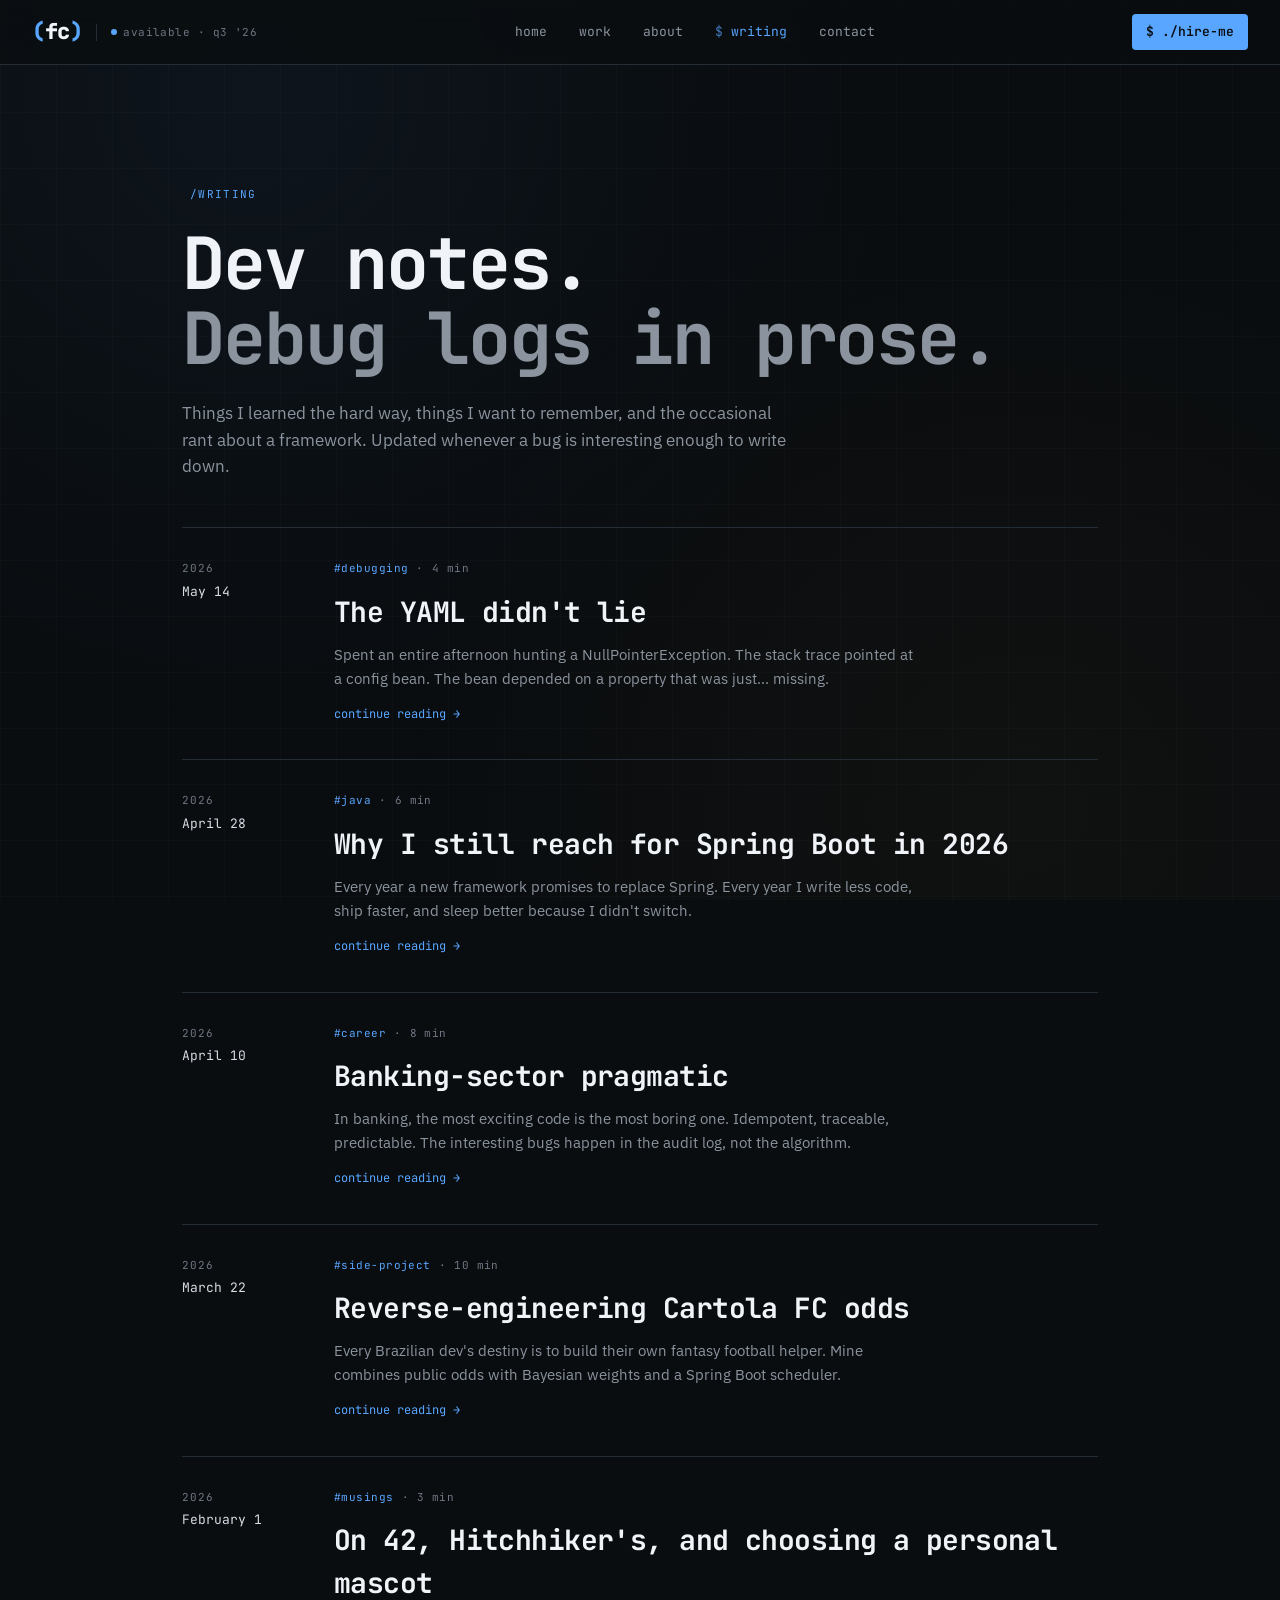
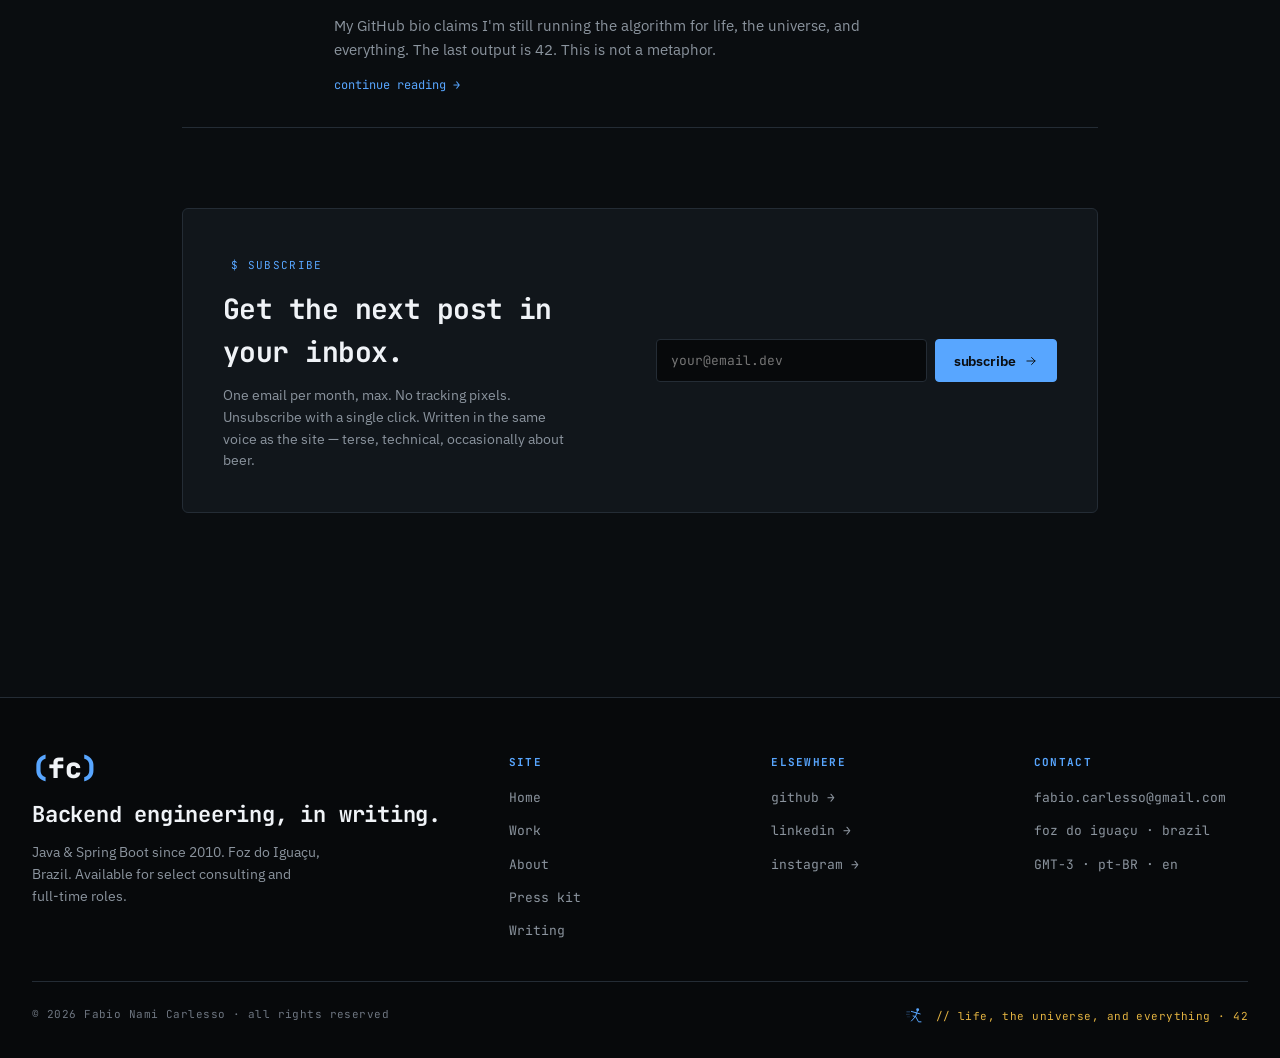
<file: writing.html>
<!DOCTYPE html>
<html lang="en">
<head>
    <meta charset="UTF-8">
    <meta name="viewport" content="width=device-width, initial-scale=1.0">
    <title>Writing · Fabio Carlesso</title>
    <meta name="description" content="Dev notes and debug logs in prose. Things learned the hard way about Java, Spring Boot, banking software and the occasional framework rant.">
    <meta name="author" content="Fabio Carlesso">
    <meta name="theme-color" content="#0A0D10">
    <meta name="darkreader-lock"><!-- already dark-first: keep Dark Reader from repainting the brand colours -->
    <!-- writing: hidden until first post — keep out of search until the page is linked again -->
    <meta name="robots" content="noindex, nofollow">

    <meta property="og:title" content="Writing · Fabio Carlesso">
    <meta property="og:description" content="Dev notes and debug logs in prose. Java, Spring Boot, and the occasional rant.">
    <meta property="og:image" content="https://fabiocarlesso.com/assets/og-image.png">
    <meta property="og:url" content="https://fabiocarlesso.com/writing.html">
    <meta property="og:type" content="website">
    <meta name="twitter:card" content="summary_large_image">

    <link rel="icon" type="image/svg+xml" href="assets/favicon.svg">
    <link rel="icon" type="image/x-icon" href="assets/favicon.ico">
    <link rel="apple-touch-icon" sizes="180x180" href="assets/apple-touch-icon.png">

    <link rel="preconnect" href="https://fonts.googleapis.com">
    <link rel="preconnect" href="https://fonts.gstatic.com" crossorigin>
    <link href="https://fonts.googleapis.com/css2?family=IBM+Plex+Sans:wght@300;400;500;600;700&family=IBM+Plex+Serif:ital,wght@0,400;1,400&family=JetBrains+Mono:wght@400;500;600;700;800&display=swap" rel="stylesheet">

    <link rel="stylesheet" href="css/tokens.css">
    <link rel="stylesheet" href="css/style.css">
    <script src="js/site.js" defer></script>
</head>
<body>
    <div class="site">
        <header class="topbar">
            <div class="topbar-inner">
                <a class="topbar-brand" href="index.html" aria-label="fc() — Fabio Carlesso, home">
                    <span class="logo-fc"><span class="paren">(</span>fc<span class="paren">)</span></span>
                    <span class="topbar-status"><span class="pulse"></span>available · q3 '26</span>
                </a>
                <button class="nav-toggle" aria-expanded="false" aria-controls="primary-nav">menu</button>
                <nav class="topbar-nav" id="primary-nav" aria-label="Primary">
                    <a href="index.html">home</a>
                    <a href="work.html">work</a>
                    <a href="about.html">about</a>
                    <a class="active" href="writing.html">writing</a>
                    <a href="contact.html">contact</a>
                </nav>
                <a class="topbar-cta" href="contact.html">$ ./hire-me</a>
            </div>
        </header>

        <main class="page">
            <section style="padding:32px 0 64px">
                <div class="container container--tight">
                    <div class="kicker kicker--bare">/writing</div>
                    <h1 class="h-display" style="font-size:72px;margin-bottom:24px">Dev notes.<br><span class="muted">Debug logs in prose.</span></h1>
                    <p style="font-size:17px;color:var(--fc-text-mid);max-width:62ch;margin-bottom:48px">Things I learned the hard way, things I want to remember, and the occasional rant about a framework. Updated whenever a bug is interesting enough to write down.</p>

                    <div class="writing-list">
                        <a class="writing-row">
                            <div class="wr-date"><span class="wr-year">2026</span><span class="wr-day">May 14</span></div>
                            <div class="wr-body">
                                <div class="wr-meta"><span>#debugging</span><span>·</span><span>4 min</span></div>
                                <h3>The YAML didn't lie</h3>
                                <p>Spent an entire afternoon hunting a NullPointerException. The stack trace pointed at a config bean. The bean depended on a property that was just… missing.</p>
                                <div class="wr-foot">continue reading →</div>
                            </div>
                        </a>
                        <a class="writing-row">
                            <div class="wr-date"><span class="wr-year">2026</span><span class="wr-day">April 28</span></div>
                            <div class="wr-body">
                                <div class="wr-meta"><span>#java</span><span>·</span><span>6 min</span></div>
                                <h3>Why I still reach for Spring Boot in 2026</h3>
                                <p>Every year a new framework promises to replace Spring. Every year I write less code, ship faster, and sleep better because I didn't switch.</p>
                                <div class="wr-foot">continue reading →</div>
                            </div>
                        </a>
                        <a class="writing-row">
                            <div class="wr-date"><span class="wr-year">2026</span><span class="wr-day">April 10</span></div>
                            <div class="wr-body">
                                <div class="wr-meta"><span>#career</span><span>·</span><span>8 min</span></div>
                                <h3>Banking-sector pragmatic</h3>
                                <p>In banking, the most exciting code is the most boring one. Idempotent, traceable, predictable. The interesting bugs happen in the audit log, not the algorithm.</p>
                                <div class="wr-foot">continue reading →</div>
                            </div>
                        </a>
                        <a class="writing-row">
                            <div class="wr-date"><span class="wr-year">2026</span><span class="wr-day">March 22</span></div>
                            <div class="wr-body">
                                <div class="wr-meta"><span>#side-project</span><span>·</span><span>10 min</span></div>
                                <h3>Reverse-engineering Cartola FC odds</h3>
                                <p>Every Brazilian dev's destiny is to build their own fantasy football helper. Mine combines public odds with Bayesian weights and a Spring Boot scheduler.</p>
                                <div class="wr-foot">continue reading →</div>
                            </div>
                        </a>
                        <a class="writing-row">
                            <div class="wr-date"><span class="wr-year">2026</span><span class="wr-day">February 1</span></div>
                            <div class="wr-body">
                                <div class="wr-meta"><span>#musings</span><span>·</span><span>3 min</span></div>
                                <h3>On 42, Hitchhiker's, and choosing a personal mascot</h3>
                                <p>My GitHub bio claims I'm still running the algorithm for life, the universe, and everything. The last output is 42. This is not a metaphor.</p>
                                <div class="wr-foot">continue reading →</div>
                            </div>
                        </a>
                    </div>

                    <div class="sub-block">
                        <div>
                            <div class="kicker kicker--bare" style="margin-bottom:12px">$ subscribe</div>
                            <h3>Get the next post in your inbox.</h3>
                            <p>One email per month, max. No tracking pixels. Unsubscribe with a single click. Written in the same voice as the site — terse, technical, occasionally about beer.</p>
                        </div>
                        <form class="sub-form" id="subscribe-form">
                            <input type="email" placeholder="your@email.dev" aria-label="Email address" required>
                            <button class="btn btn-primary" type="submit">subscribe
                                <svg viewBox="0 0 24 24" fill="none" stroke="currentColor" stroke-width="1.6" stroke-linecap="round" stroke-linejoin="round"><line x1="5" y1="12" x2="19" y2="12"/><polyline points="13 6 19 12 13 18"/></svg>
                            </button>
                        </form>
                    </div>
                </div>
            </section>
        </main>

        <footer class="footer">
            <div class="footer-inner">
                <div class="footer-grid">
                    <div class="footer-brand">
                        <span class="logo-fc"><span class="paren">(</span>fc<span class="paren">)</span></span>
                        <h3>Backend engineering, in writing.</h3>
                        <p>Java &amp; Spring Boot since 2010. Foz do Iguaçu, Brazil. Available for select consulting and full-time roles.</p>
                    </div>
                    <div class="footer-col"><h4>Site</h4><ul><li><a href="index.html">Home</a></li><li><a href="work.html">Work</a></li><li><a href="about.html">About</a></li><li><a href="press.html">Press kit</a></li><li><a href="writing.html">Writing</a></li></ul></div>
                    <div class="footer-col"><h4>Elsewhere</h4><ul><li><a href="https://github.com/FabioCarlesso" target="_blank" rel="noreferrer">github →</a></li><li><a href="https://www.linkedin.com/in/fabio-carlesso/" target="_blank" rel="noreferrer">linkedin →</a></li><li><a href="https://www.instagram.com/fabio.carlesso/" target="_blank" rel="noreferrer">instagram →</a></li></ul></div>
                    <div class="footer-col"><h4>Contact</h4><ul><li><a href="mailto:fabio.carlesso@gmail.com">fabio.carlesso@gmail.com</a></li><li><a>foz do iguaçu · brazil</a></li><li><a>GMT-3 · pt-BR · en</a></li></ul></div>
                </div>
                <div class="footer-bottom">
                    <div>© 2026 Fabio Nami Carlesso · all rights reserved</div>
                    <div class="easter">
                        <svg viewBox="0 0 48 48" width="20" height="20" aria-hidden="true"><circle cx="28" cy="9" r="3.5" fill="var(--fc-blue)"/><path d="M27 13 L23 25 L17 24" stroke="var(--fc-blue)" stroke-width="2.4" fill="none" stroke-linecap="round"/><path d="M23 16 L34 19" stroke="var(--fc-blue)" stroke-width="2.4" fill="none" stroke-linecap="round"/><path d="M23 16 L13 13" stroke="var(--fc-blue)" stroke-width="2.4" fill="none" stroke-linecap="round"/><path d="M23 25 L30 38 L36 38" stroke="var(--fc-blue)" stroke-width="2.4" fill="none" stroke-linecap="round"/><path d="M23 25 L13 36" stroke="var(--fc-blue)" stroke-width="2.4" fill="none" stroke-linecap="round"/><line x1="2" y1="14" x2="9" y2="14" stroke="var(--fc-blue)" stroke-width="1.6" stroke-linecap="round" opacity="0.6"/><line x1="0" y1="20" x2="8" y2="20" stroke="var(--fc-blue)" stroke-width="1.6" stroke-linecap="round" opacity="0.4"/><line x1="3" y1="26" x2="9" y2="26" stroke="var(--fc-blue)" stroke-width="1.6" stroke-linecap="round" opacity="0.25"/></svg>
                        <span>// life, the universe, and everything · 42</span>
                    </div>
                </div>
            </div>
        </footer>
    </div>
</body>
</html>
</file>
<file: css/tokens.css>
/* ============================================================
   FABIO CARLESSO — DESIGN TOKENS v1.0
   Dark-first sistema técnico com personalidade
   ============================================================ */

:root {
  /* —— Core palette ——————————————————————————————— */
  --fc-ink:        #0a0d10;   /* obsidian — backgrounds primários */
  --fc-ink-2:      #11161b;   /* surface elevation 1 */
  --fc-ink-3:      #1a2128;   /* surface elevation 2 */
  --fc-ink-4:      #242c35;   /* borders / dividers em dark */

  --fc-paper:      #f5f1ea;   /* off-white quente — light surfaces */
  --fc-paper-2:    #ebe6dc;   /* paper elevation */
  --fc-paper-3:    #ddd5c6;   /* borders em light */

  --fc-bone:       #fafaf7;   /* near-white para máximo contraste */

  /* —— Accents ——————————————————————————————————— */
  --fc-blue:       #58a6ff;   /* signal blue — accent primário */
  --fc-blue-soft:  #388bfd;
  --fc-blue-glow:  rgba(88, 166, 255, 0.18);

  --fc-amber:      #e3b341;   /* 42 / easter eggs / highlights */
  --fc-amber-soft: #d29922;

  --fc-rust:       #c8602a;   /* secundário quente raro */
  --fc-rust-soft:  #a04d20;

  /* —— Text ————————————————————————————————————— */
  --fc-text-hi:    #f0f3f7;
  --fc-text:       #d6dde4;
  --fc-text-mid:   #8b949e;
  --fc-text-low:   #6e7681;
  --fc-text-faint: #484f58;

  /* Light context */
  --fc-text-ink-hi:  #0a0d10;
  --fc-text-ink:     #2a3038;
  --fc-text-ink-mid: #5a6470;
  --fc-text-ink-low: #8a929c;

  /* —— Type ————————————————————————————————————— */
  --fc-font-display: "JetBrains Mono", ui-monospace, monospace;
  --fc-font-mono:    "JetBrains Mono", ui-monospace, monospace;
  --fc-font-body:    "IBM Plex Sans", system-ui, sans-serif;
  --fc-font-serif:   "IBM Plex Serif", Georgia, serif;

  /* —— Scale ————————————————————————————————————— */
  --fc-size-xs:   12px;
  --fc-size-sm:   13px;
  --fc-size-base: 15px;
  --fc-size-md:   17px;
  --fc-size-lg:   20px;
  --fc-size-xl:   28px;
  --fc-size-2xl:  40px;
  --fc-size-3xl:  60px;
  --fc-size-4xl:  92px;
  --fc-size-5xl:  140px;

  /* —— Spacing ————————————————————————————————— */
  --fc-s-1: 4px;
  --fc-s-2: 8px;
  --fc-s-3: 12px;
  --fc-s-4: 16px;
  --fc-s-5: 24px;
  --fc-s-6: 32px;
  --fc-s-7: 48px;
  --fc-s-8: 64px;
  --fc-s-9: 96px;
  --fc-s-10: 128px;

  /* —— Radii ————————————————————————————————————— */
  --fc-r-0: 0;
  --fc-r-1: 2px;
  --fc-r-2: 4px;
  --fc-r-3: 6px;
  --fc-r-4: 8px;
  --fc-r-pill: 999px;

  /* —— Borders ————————————————————————————————— */
  --fc-border-dark:  1px solid var(--fc-ink-4);
  --fc-border-light: 1px solid var(--fc-paper-3);

  /* —— Grid ————————————————————————————————————— */
  --fc-container: 1280px;
  --fc-gutter: 32px;
}
</file>
<file: css/style.css>
/* ============================================================
   FABIO CARLESSO — (fc) design system · site styles
   Ported from handoff/design-references to static multi-page HTML.
   Tokens are the contract — every value below is var(--fc-*).
   ============================================================ */

/* —— Reset ————————————————————————————————————————— */
* { box-sizing: border-box; margin: 0; padding: 0; }

html, body {
  background: var(--fc-ink);
  color: var(--fc-text);
  font-family: var(--fc-font-body);
  font-size: var(--fc-size-base);
  line-height: 1.55;
  -webkit-font-smoothing: antialiased;
  scroll-behavior: smooth;
}

::selection { background: var(--fc-blue); color: var(--fc-ink); }

a { color: inherit; text-decoration: none; cursor: pointer; }

img { max-width: 100%; display: block; }

button { font-family: inherit; }

:focus-visible {
  outline: 2px solid var(--fc-blue);
  outline-offset: 2px;
  border-radius: var(--fc-r-1);
}

/* —— Background — subtle grid + glow ——————————————— */
body::before {
  content: "";
  position: fixed;
  inset: 0;
  background-image:
    linear-gradient(rgba(255, 255, 255, 0.018) 1px, transparent 1px),
    linear-gradient(90deg, rgba(255, 255, 255, 0.018) 1px, transparent 1px);
  background-size: 56px 56px;
  pointer-events: none;
  z-index: 0;
}
body::after {
  content: "";
  position: fixed;
  inset: 0;
  background:
    radial-gradient(circle at 20% 10%, rgba(88, 166, 255, 0.05), transparent 50%),
    radial-gradient(circle at 80% 90%, rgba(227, 179, 65, 0.03), transparent 50%);
  pointer-events: none;
  z-index: 0;
}

/* —— Layout shell —————————————————————————————————— */
.site {
  position: relative;
  z-index: 1;
  min-height: 100vh;
  display: flex;
  flex-direction: column;
}

.container {
  max-width: var(--fc-container);
  margin: 0 auto;
  padding: 0 var(--fc-gutter);
  width: 100%;
}
.container--tight { max-width: 980px; }

.page {
  animation: fadeUp 0.4s ease-out;
  padding: 80px 0 120px;
}
@keyframes fadeUp {
  from { opacity: 0; transform: translateY(12px); }
  to   { opacity: 1; transform: translateY(0); }
}

/* —— Brand mark: (fc) ——————————————————————————————— */
.logo-fc {
  font-family: var(--fc-font-mono);
  font-weight: 800;
  letter-spacing: -0.02em;
  color: var(--fc-text-hi);
  line-height: 1;
  white-space: nowrap;
}
.logo-fc .paren { color: var(--fc-blue); }

/* —— Generic utilities ————————————————————————————— */
.mono  { font-family: var(--fc-font-mono); }
.blue { color: var(--fc-blue); }
.amber { color: var(--fc-amber); }
.muted { color: var(--fc-text-mid); }
.faint { color: var(--fc-text-low); }
.row { display: flex; align-items: center; gap: 12px; }
.col { display: flex; flex-direction: column; }
.visually-hidden {
  position: absolute; width: 1px; height: 1px;
  padding: 0; margin: -1px; overflow: hidden;
  clip: rect(0, 0, 0, 0); white-space: nowrap; border: 0;
}

/* —— Common section bits ——————————————————————————— */
.kicker {
  display: inline-flex;
  align-items: center;
  gap: 8px;
  font-family: var(--fc-font-mono);
  font-size: 11px;
  letter-spacing: 0.12em;
  text-transform: uppercase;
  color: var(--fc-blue);
  margin-bottom: 24px;
}
.kicker::before { content: "//"; opacity: 0.6; }
.kicker--bare::before { content: ""; }

.section-head {
  display: flex;
  justify-content: space-between;
  align-items: flex-end;
  margin-bottom: 32px;
  padding-bottom: 20px;
  border-bottom: 1px solid var(--fc-ink-4);
  gap: 24px;
}
.section-head h2 {
  font-family: var(--fc-font-mono);
  font-size: 32px;
  font-weight: 700;
  color: var(--fc-text-hi);
  letter-spacing: -0.02em;
  line-height: 1.1;
}
.section-head .sub {
  font-family: var(--fc-font-mono);
  font-size: 12px;
  color: var(--fc-text-low);
  letter-spacing: 0.04em;
}

.h-display {
  font-family: var(--fc-font-mono);
  font-weight: 700;
  letter-spacing: -0.03em;
  line-height: 1.04;
  color: var(--fc-text-hi);
}

/* ============================================================
   TOP BAR
   ============================================================ */
.topbar {
  position: sticky;
  top: 0;
  z-index: 50;
  backdrop-filter: blur(12px);
  -webkit-backdrop-filter: blur(12px);
  background: rgba(10, 13, 16, 0.78);
  border-bottom: 1px solid var(--fc-ink-4);
}
.topbar-inner {
  max-width: var(--fc-container);
  margin: 0 auto;
  padding: 14px var(--fc-gutter);
  display: flex;
  align-items: center;
  justify-content: space-between;
  gap: 32px;
}
.topbar-brand {
  display: flex;
  align-items: center;
  gap: 14px;
}
.topbar-brand .logo-fc { font-size: 22px; }
.topbar-status {
  font-family: var(--fc-font-mono);
  font-size: 11px;
  color: var(--fc-text-low);
  letter-spacing: 0.04em;
  padding-left: 14px;
  border-left: 1px solid var(--fc-ink-4);
  display: flex;
  align-items: center;
  gap: 6px;
}
.pulse {
  width: 6px; height: 6px;
  border-radius: var(--fc-r-pill);
  background: var(--fc-blue);
  box-shadow: 0 0 0 0 rgba(88, 166, 255, 0.6);
  animation: pulse 2.2s ease-out infinite;
}
@keyframes pulse {
  0%   { box-shadow: 0 0 0 0 rgba(88, 166, 255, 0.6); }
  60%  { box-shadow: 0 0 0 10px rgba(88, 166, 255, 0); }
  100% { box-shadow: 0 0 0 0 rgba(88, 166, 255, 0); }
}
.topbar-nav { display: flex; gap: 4px; align-items: center; }
.topbar-nav a {
  font-family: var(--fc-font-mono);
  font-size: 13px;
  color: var(--fc-text-mid);
  padding: 8px 14px;
  border-radius: var(--fc-r-2);
  transition: all 0.15s ease;
}
.topbar-nav a:hover { color: var(--fc-text-hi); background: var(--fc-ink-3); }
.topbar-nav a.active { color: var(--fc-blue); }
.topbar-nav a.active::before { content: "$ "; opacity: 0.7; }
.topbar-cta {
  font-family: var(--fc-font-mono);
  font-size: 13px;
  font-weight: 600;
  color: var(--fc-ink);
  background: var(--fc-blue);
  padding: 8px 14px;
  border-radius: var(--fc-r-2);
  cursor: pointer;
  transition: background 0.15s ease;
  border: none;
}
.topbar-cta:hover { background: var(--fc-blue-soft); }
.nav-toggle { display: none; }

/* —— Language toggle ——————————————————————————————— */
.lang-toggle {
  background: transparent;
  border: 1px solid var(--fc-ink-4);
  border-radius: var(--fc-r-2);
  color: var(--fc-text-mid);
  font-family: var(--fc-font-mono);
  font-size: 11px;
  font-weight: 600;
  letter-spacing: 0.08em;
  padding: 6px 10px;
  cursor: pointer;
  transition: color 0.15s ease, border-color 0.15s ease;
  white-space: nowrap;
  flex-shrink: 0;
}
.lang-toggle:hover {
  color: var(--fc-blue);
  border-color: var(--fc-blue);
}

/* ============================================================
   FOOTER
   ============================================================ */
.footer {
  margin-top: auto;
  border-top: 1px solid var(--fc-ink-4);
  background: #07090b;
}
.footer-inner {
  max-width: var(--fc-container);
  margin: 0 auto;
  padding: 56px var(--fc-gutter) 32px;
}
.footer-grid {
  display: grid;
  grid-template-columns: 2fr 1fr 1fr 1fr;
  gap: 48px;
  padding-bottom: 40px;
  border-bottom: 1px solid var(--fc-ink-4);
}
.footer-brand .logo-fc { font-size: 28px; }
.footer-brand h3 {
  font-family: var(--fc-font-mono);
  font-size: 22px;
  font-weight: 700;
  color: var(--fc-text-hi);
  margin: 14px 0 10px;
  letter-spacing: -0.01em;
}
.footer-brand p { font-size: 14px; color: var(--fc-text-mid); max-width: 36ch; }
.footer-col h4 {
  font-family: var(--fc-font-mono);
  font-size: 11px;
  letter-spacing: 0.12em;
  text-transform: uppercase;
  color: var(--fc-blue);
  margin-bottom: 14px;
}
.footer-col ul { list-style: none; display: flex; flex-direction: column; gap: 10px; }
.footer-col li a {
  font-family: var(--fc-font-mono);
  font-size: 13px;
  color: var(--fc-text-mid);
  transition: color 0.15s ease;
}
.footer-col li a:hover { color: var(--fc-blue); }
.footer-bottom {
  padding-top: 24px;
  display: flex;
  justify-content: space-between;
  gap: 16px;
  flex-wrap: wrap;
  font-family: var(--fc-font-mono);
  font-size: 11px;
  color: var(--fc-text-low);
  letter-spacing: 0.04em;
}
.footer-bottom .easter { display: flex; align-items: center; gap: 10px; }
.footer-bottom .easter span { color: var(--fc-amber); }

/* ============================================================
   BUTTONS
   ============================================================ */
.btn {
  display: inline-flex;
  align-items: center;
  gap: 8px;
  font-family: var(--fc-font-body);
  font-weight: 600;
  font-size: 14px;
  line-height: 1;
  padding: 12px 18px;
  border-radius: var(--fc-r-2);
  border: 1px solid transparent;
  cursor: pointer;
  transition: all 0.15s ease;
  letter-spacing: -0.005em;
}
.btn svg { width: 1em; height: 1em; }
.btn-mono { font-family: var(--fc-font-mono); font-weight: 600; letter-spacing: 0; }
.btn-sm { padding: 8px 12px; font-size: 13px; }
.btn-lg { padding: 16px 24px; font-size: 15px; }
.btn-primary { background: var(--fc-blue); color: var(--fc-ink); border-color: var(--fc-blue); }
.btn-primary:hover { background: var(--fc-blue-soft); }
.btn-secondary { background: var(--fc-ink-3); color: var(--fc-text-hi); border-color: var(--fc-ink-4); }
.btn-secondary:hover { background: var(--fc-ink-4); }
.btn-ghost { background: transparent; color: var(--fc-text); border-color: var(--fc-ink-4); }
.btn-ghost:hover { color: var(--fc-blue); border-color: var(--fc-blue); }
.btn-terminal {
  background: var(--fc-ink);
  color: var(--fc-blue);
  border-color: var(--fc-blue);
  font-family: var(--fc-font-mono);
  font-weight: 600;
}
.btn-terminal::before { content: "> "; opacity: 0.7; }
.btn-terminal:hover { background: var(--fc-blue-glow); }
.btn-danger { background: var(--fc-rust); color: var(--fc-bone); border-color: var(--fc-rust); }

/* ============================================================
   BADGES
   ============================================================ */
.bd {
  display: inline-flex;
  align-items: center;
  gap: 6px;
  padding: 4px 10px;
  border-radius: var(--fc-r-pill);
  font-family: var(--fc-font-mono);
  font-size: 11px;
  font-weight: 600;
  letter-spacing: 0.04em;
  border: 1px solid;
}
.bd::before {
  content: "";
  width: 6px; height: 6px; border-radius: var(--fc-r-pill);
  background: currentColor;
  opacity: 0.85;
}
.bd-neutral { color: var(--fc-text-mid); border-color: var(--fc-ink-4); background: var(--fc-ink-2); }
.bd-active  { color: var(--fc-blue); border-color: rgba(88, 166, 255, 0.35); background: rgba(88, 166, 255, 0.08); }
.bd-warn    { color: var(--fc-amber); border-color: rgba(227, 179, 65, 0.4); background: rgba(227, 179, 65, 0.08); }
.bd-error   { color: var(--fc-rust); border-color: rgba(200, 96, 42, 0.4); background: rgba(200, 96, 42, 0.08); }

/* ============================================================
   STAT BLOCK
   ============================================================ */
.statb { padding: 24px 0; display: flex; flex-direction: column; gap: 4px; }
.statb-num {
  font-family: var(--fc-font-mono);
  font-weight: 800;
  font-size: 44px;
  letter-spacing: -0.04em;
  line-height: 1;
  color: var(--fc-text-hi);
}
.statb-num.amber { color: var(--fc-amber); }
.statb-lab {
  font-family: var(--fc-font-mono);
  font-size: 11px;
  color: var(--fc-text-low);
  letter-spacing: 0.08em;
  text-transform: uppercase;
}

/* ============================================================
   PROJECT CARD
   ============================================================ */
.proj {
  display: block;
  padding: 28px;
  background: var(--fc-ink-2);
  border: 1px solid var(--fc-ink-4);
  border-radius: var(--fc-r-3);
  transition: all 0.2s ease;
  position: relative;
  overflow: hidden;
}
.proj:hover { border-color: var(--fc-blue); transform: translateY(-2px); }
.proj:hover .proj-arrow { transform: translate(4px, -4px); color: var(--fc-blue); }
.proj-head { display: flex; justify-content: space-between; align-items: flex-start; margin-bottom: 18px; }
.proj-name {
  font-family: var(--fc-font-mono);
  font-size: 20px;
  font-weight: 700;
  color: var(--fc-text-hi);
  display: flex;
  align-items: center;
  gap: 10px;
}
.proj-name .glyph { font-size: 18px; }
.proj-arrow { color: var(--fc-text-low); transition: all 0.2s ease; display: inline-flex; }
.proj-desc {
  font-size: 14px;
  color: var(--fc-text-mid);
  line-height: 1.55;
  margin-bottom: 18px;
  min-height: 44px;
}
.proj-tags { display: flex; flex-wrap: wrap; gap: 6px; }
.proj-meta-row {
  display: flex;
  justify-content: space-between;
  margin-top: 18px;
  padding-top: 16px;
  border-top: 1px dashed var(--fc-ink-4);
  font-family: var(--fc-font-mono);
  font-size: 11px;
  color: var(--fc-text-low);
}
.proj-status.production { color: var(--fc-blue); }
.proj-status.source  { color: var(--fc-text-mid); }
.proj-status.study   { color: var(--fc-amber); }
.proj-status.archived { color: var(--fc-text-low); }

/* ============================================================
   IN PRODUCTION — projects with a public URL
   Two links per card (open app + source), so this is an
   <article> and not the <a>-based .proj card.
   ============================================================ */
.prod-section { padding: 72px 0; border-top: 1px solid var(--fc-ink-4); }
/* same block inlined inside an existing .container (see work.html) */
.prod-inline { margin-bottom: 56px; }
.prod-grid { display: grid; grid-template-columns: repeat(3, 1fr); gap: 20px; }
.prod-card {
  display: flex;
  flex-direction: column;
  padding: 28px;
  background: var(--fc-ink-2);
  border: 1px solid rgba(88, 166, 255, 0.35);
  border-radius: var(--fc-r-3);
  box-shadow: 0 0 0 1px var(--fc-blue-glow) inset;
  transition: border-color 0.2s ease;
}
.prod-card:hover { border-color: var(--fc-blue); }
.prod-head { display: flex; flex-wrap: wrap; align-items: flex-start; gap: 12px; margin-bottom: 18px; }
.prod-head .glyph { font-size: 22px; line-height: 1.2; }
.prod-id { flex: 1; min-width: 0; }
.prod-name {
  font-family: var(--fc-font-mono);
  font-size: 20px;
  font-weight: 700;
  color: var(--fc-text-hi);
  margin: 0 0 4px;
}
.prod-url {
  font-family: var(--fc-font-mono);
  font-size: 12px;
  color: var(--fc-blue);
  overflow-wrap: anywhere;
}
.prod-url:hover { text-decoration: underline; }
.prod-card .proj-status {
  font-family: var(--fc-font-mono);
  font-size: 11px;
  flex-basis: 100%;
  order: 3;
}
.prod-desc {
  font-size: 14px;
  color: var(--fc-text-mid);
  line-height: 1.55;
  margin-bottom: 18px;
}
.prod-actions {
  display: flex;
  flex-wrap: wrap;
  gap: 8px;
  margin-top: 18px;
  padding-top: 18px;
  border-top: 1px dashed var(--fc-ink-4);
}
.prod-card .proj-tags { margin-top: auto; }

/* ============================================================
   TERMINAL CARD (home hero)
   ============================================================ */
.term-card {
  background: #07090b;
  border: 1px solid var(--fc-ink-4);
  border-radius: var(--fc-r-4);
  overflow: hidden;
  font-family: var(--fc-font-mono);
  box-shadow:
    0 30px 80px rgba(0, 0, 0, 0.5),
    0 0 0 1px rgba(88, 166, 255, 0.08) inset;
  min-height: 360px;
}
.term-card-bar {
  display: flex; align-items: center; gap: 6px;
  padding: 12px 16px;
  background: var(--fc-ink-2);
  border-bottom: 1px solid var(--fc-ink-4);
}
.dot { width: 11px; height: 11px; border-radius: var(--fc-r-pill); }
.dot-r { background: var(--fc-rust); }
.dot-y { background: var(--fc-amber); }
.dot-g { background: var(--fc-blue); }
.term-title { margin-left: 14px; font-size: 11px; color: var(--fc-text-low); letter-spacing: 0.04em; }
.term-card-body {
  padding: 22px 24px;
  font-size: 14px;
  line-height: 1.85;
  color: var(--fc-text);
  min-height: 300px;
}
.term-line { display: flex; align-items: center; gap: 10px; }
.prompt { color: var(--fc-blue); font-weight: 700; }
.cmd { color: var(--fc-text-hi); }
.term-out { padding-left: 22px; color: var(--fc-text-mid); }
.term-out.amber { color: var(--fc-amber); }
.cursor {
  display: inline-block;
  width: 8px; height: 16px;
  vertical-align: -2px;
  background: var(--fc-blue);
  animation: blink 1.1s steps(1) infinite;
}
@keyframes blink { 0%, 50% { opacity: 1; } 50.01%, 100% { opacity: 0; } }

/* ============================================================
   TECH MARQUEE
   ============================================================ */
.marq {
  overflow: hidden;
  padding: 24px 0;
  border-top: 1px solid var(--fc-ink-4);
  border-bottom: 1px solid var(--fc-ink-4);
  background: #07090b;
  -webkit-mask-image: linear-gradient(90deg, transparent, black 8%, black 92%, transparent);
  mask-image: linear-gradient(90deg, transparent, black 8%, black 92%, transparent);
}
.marq-track {
  display: flex;
  gap: 56px;
  animation: marq 40s linear infinite;
  width: max-content;
}
.marq-item {
  font-family: var(--fc-font-mono);
  font-size: 22px;
  font-weight: 600;
  color: var(--fc-text-mid);
  letter-spacing: -0.01em;
  text-transform: lowercase;
  position: relative;
}
.marq-item::after { content: "·"; position: absolute; right: -32px; color: var(--fc-blue); }
@keyframes marq { from { transform: translateX(0); } to { transform: translateX(-50%); } }
@media (prefers-reduced-motion: reduce) {
  .marq-track { animation: none; }
  .cursor { animation: none; }
  .pulse { animation: none; }
}

/* ============================================================
   HOME — hero / about preview / writing preview / CTA
   ============================================================ */
.hero { padding: 64px 0 80px; }
.hero-grid { display: grid; grid-template-columns: 1.15fr 1fr; gap: 64px; align-items: center; }
.hero-h1 {
  font-family: var(--fc-font-mono);
  font-weight: 700;
  font-size: clamp(48px, 6.5vw, 88px);
  line-height: 1;
  letter-spacing: -0.04em;
  color: var(--fc-text-hi);
  margin: 24px 0 28px;
}
.hero-lede {
  font-size: 17px;
  line-height: 1.55;
  color: var(--fc-text-mid);
  max-width: 52ch;
  margin-bottom: 36px;
}
.hero-cta { display: flex; gap: 12px; margin-bottom: 56px; flex-wrap: wrap; }
.hero-stats {
  display: grid;
  grid-template-columns: repeat(4, auto);
  gap: 48px;
  padding-top: 24px;
  border-top: 1px solid var(--fc-ink-4);
  max-width: 560px;
}

.proj-grid { display: grid; grid-template-columns: repeat(3, 1fr); gap: 20px; }
/* two-card variant — avoids an empty third column */
.proj-grid--duo { grid-template-columns: repeat(2, 1fr); }

.about-preview {
  padding: 80px 0;
  background: var(--fc-ink-2);
  border-top: 1px solid var(--fc-ink-4);
  border-bottom: 1px solid var(--fc-ink-4);
}
.about-grid { display: grid; grid-template-columns: 1.1fr 1fr; gap: 48px; align-items: center; }
.about-grid .lede { font-size: 17px; color: var(--fc-text); line-height: 1.6; margin-bottom: 16px; max-width: 55ch; }
.about-grid .sub  { font-size: 15px; color: var(--fc-text-mid); line-height: 1.6; margin-bottom: 32px; max-width: 55ch; }
.about-card-stack { display: flex; flex-direction: column; gap: 12px; }
.ac { padding: 20px 24px; background: #07090b; border: 1px solid var(--fc-ink-4); border-radius: var(--fc-r-3); }
.ac-h { display: flex; align-items: center; gap: 8px; margin-bottom: 10px; font-size: 11px; letter-spacing: 0.08em; font-family: var(--fc-font-mono); }
.ac-body { font-family: var(--fc-font-mono); font-size: 13px; color: var(--fc-text); line-height: 1.65; }

.post-grid { display: grid; grid-template-columns: repeat(3, 1fr); gap: 20px; }
.post-card {
  display: block;
  padding: 28px;
  background: var(--fc-ink-2);
  border: 1px solid var(--fc-ink-4);
  border-radius: var(--fc-r-3);
  transition: all 0.2s ease;
}
.post-card:hover { border-color: var(--fc-blue); transform: translateY(-2px); }
.post-meta { display: flex; gap: 8px; font-family: var(--fc-font-mono); font-size: 11px; color: var(--fc-text-low); margin-bottom: 16px; letter-spacing: 0.04em; }
.post-card h3 { font-family: var(--fc-font-mono); font-size: 22px; font-weight: 700; color: var(--fc-text-hi); margin-bottom: 8px; letter-spacing: -0.01em; line-height: 1.2; }
.post-card p { font-size: 14px; color: var(--fc-text-mid); line-height: 1.55; }
.post-foot { margin-top: 20px; padding-top: 16px; border-top: 1px dashed var(--fc-ink-4); font-family: var(--fc-font-mono); font-size: 12px; color: var(--fc-blue); }

.cta-card {
  position: relative;
  padding: 64px;
  background: linear-gradient(135deg, var(--fc-ink-2), #07090b);
  border: 1px solid var(--fc-ink-4);
  border-radius: var(--fc-r-4);
  overflow: hidden;
}
.cta-grid-bg {
  position: absolute; inset: 0;
  background-image:
    linear-gradient(rgba(88, 166, 255, 0.06) 1px, transparent 1px),
    linear-gradient(90deg, rgba(88, 166, 255, 0.06) 1px, transparent 1px);
  background-size: 32px 32px;
  -webkit-mask-image: radial-gradient(circle at 80% 50%, black, transparent 70%);
  mask-image: radial-gradient(circle at 80% 50%, black, transparent 70%);
  pointer-events: none;
}
.cta-inner { position: relative; display: grid; grid-template-columns: 1.4fr 1fr; gap: 48px; align-items: center; }
.cta-inner .lede { font-size: 16px; color: var(--fc-text-mid); max-width: 50ch; margin-top: 16px; }
.cta-actions { display: flex; flex-direction: column; gap: 14px; align-items: flex-start; }
.cta-link { display: flex; align-items: center; gap: 10px; font-family: var(--fc-font-mono); font-size: 13px; color: var(--fc-text-mid); }
.cta-link:hover { color: var(--fc-blue); }
.cta-link svg { width: 16px; height: 16px; }

.section-pad { padding: 96px 0; }
.section-pad--bordered { border-top: 1px solid var(--fc-ink-4); }

/* ============================================================
   WORK
   ============================================================ */
.work-bar {
  display: flex;
  justify-content: space-between;
  align-items: center;
  margin-bottom: 32px;
  padding-bottom: 16px;
  border-bottom: 1px solid var(--fc-ink-4);
  gap: 24px;
  flex-wrap: wrap;
}
.work-filters { display: flex; gap: 6px; flex-wrap: wrap; }
.filter {
  padding: 8px 14px;
  background: transparent;
  border: 1px solid var(--fc-ink-4);
  border-radius: var(--fc-r-2);
  font-family: var(--fc-font-mono);
  font-size: 12px;
  color: var(--fc-text-mid);
  cursor: pointer;
  transition: all 0.15s ease;
  display: inline-flex;
  align-items: center;
  gap: 8px;
}
.filter:hover { color: var(--fc-text-hi); border-color: var(--fc-ink-3); }
.filter.active { color: var(--fc-blue); border-color: var(--fc-blue); background: rgba(88, 166, 255, 0.06); }
.filter-count { font-size: 10px; padding: 1px 6px; background: var(--fc-ink-3); border-radius: var(--fc-r-pill); color: var(--fc-text-low); }
.filter.active .filter-count { background: rgba(88, 166, 255, 0.18); color: var(--fc-blue); }
.work-link { font-family: var(--fc-font-mono); font-size: 12px; color: var(--fc-text-mid); display: inline-flex; align-items: center; gap: 8px; }
.work-link:hover { color: var(--fc-blue); }
.work-grid { display: grid; grid-template-columns: repeat(3, 1fr); gap: 20px; }
.proj.is-hidden { display: none; }
.empty { padding: 64px; text-align: center; color: var(--fc-text-low); border: 1px dashed var(--fc-ink-4); border-radius: var(--fc-r-3); display: none; }
.empty.show { display: block; }

.case-study { padding: 64px 0; border-top: 1px solid var(--fc-ink-4); background: var(--fc-ink-2); }
.cs-grid { display: grid; grid-template-columns: 1fr 2fr; gap: 64px; align-items: start; }
.cs-stat-col { display: flex; flex-direction: column; gap: 20px; padding-right: 32px; border-right: 1px solid var(--fc-ink-4); }
.cs-stat { display: flex; flex-direction: column; gap: 4px; }
.cs-stat b { font-family: var(--fc-font-mono); font-weight: 800; font-size: 44px; color: var(--fc-blue); letter-spacing: -0.04em; line-height: 1; }
.cs-stat span { font-family: var(--fc-font-mono); font-size: 11px; color: var(--fc-text-low); letter-spacing: 0.08em; text-transform: uppercase; }
.cs-body h3 { font-family: var(--fc-font-mono); font-size: 14px; font-weight: 700; color: var(--fc-blue); margin-bottom: 8px; margin-top: 24px; letter-spacing: 0.04em; text-transform: uppercase; }
.cs-body h3:first-child { margin-top: 0; }
.cs-body p { font-size: 15px; color: var(--fc-text); line-height: 1.65; max-width: 60ch; }
.cs-actions { margin-top: 24px; display: flex; gap: 12px; flex-wrap: wrap; }

/* ============================================================
   ABOUT
   ============================================================ */
.about-2col { display: grid; grid-template-columns: 1.5fr 1fr; gap: 56px; align-items: start; }
.about-2col .lede { font-size: 18px; color: var(--fc-text); line-height: 1.65; margin-bottom: 20px; max-width: 60ch; }
.about-2col p + p { font-size: 16px; color: var(--fc-text-mid); line-height: 1.65; margin-bottom: 20px; max-width: 60ch; }
.about-portrait {
  aspect-ratio: 3 / 4;
  background: linear-gradient(135deg, var(--fc-ink-2), #07090b);
  border: 1px solid var(--fc-ink-4);
  border-radius: var(--fc-r-3);
  padding: 32px;
  position: relative;
  overflow: hidden;
  display: flex;
  flex-direction: column;
  justify-content: flex-end;
}
.portrait-grid {
  position: absolute; inset: 0;
  background-image:
    linear-gradient(rgba(88, 166, 255, 0.06) 1px, transparent 1px),
    linear-gradient(90deg, rgba(88, 166, 255, 0.06) 1px, transparent 1px);
  background-size: 28px 28px;
  -webkit-mask-image: radial-gradient(circle at 60% 30%, black, transparent 80%);
  mask-image: radial-gradient(circle at 60% 30%, black, transparent 80%);
}
.portrait-content { position: relative; z-index: 1; }
.portrait-mono { font-family: var(--fc-font-mono); font-size: 12px; color: var(--fc-blue); margin-bottom: 16px; }
.portrait-name {
  font-family: var(--fc-font-mono);
  font-weight: 800;
  font-size: 42px;
  color: var(--fc-text-hi);
  letter-spacing: -0.03em;
  line-height: 1;
  margin-bottom: 20px;
}
.portrait-tags { display: flex; flex-wrap: wrap; gap: 6px; margin-bottom: 16px; }
.portrait-loc { display: flex; align-items: center; gap: 8px; font-family: var(--fc-font-mono); font-size: 12px; color: var(--fc-text-low); padding-top: 16px; border-top: 1px solid var(--fc-ink-4); }

.timeline-section { padding: 80px 0; background: var(--fc-ink-2); border-top: 1px solid var(--fc-ink-4); border-bottom: 1px solid var(--fc-ink-4); }
.tl { position: relative; }
.tl-line { position: absolute; left: 80px; top: 8px; bottom: 8px; width: 1px; background: var(--fc-ink-4); }
.tl-row { display: grid; grid-template-columns: 80px 24px 1fr; gap: 20px; padding: 20px 0; align-items: start; }
.tl-year { font-family: var(--fc-font-mono); font-size: 22px; font-weight: 700; letter-spacing: -0.02em; }
.tl-dot {
  width: 12px; height: 12px;
  border-radius: var(--fc-r-pill);
  background: var(--fc-ink-2);
  border: 2px solid;
  margin-top: 8px;
  margin-left: 6px;
  position: relative;
  z-index: 1;
}
.tl-content { padding-top: 4px; }
.tl-tag { font-family: var(--fc-font-mono); font-size: 11px; letter-spacing: 0.08em; margin-bottom: 4px; display: block; }
.tl-content p { font-size: 15px; color: var(--fc-text); line-height: 1.55; max-width: 60ch; }
/* timeline tag colors */
.tag-java, .tag-ship { color: var(--fc-blue); }
.tag-education, .tag-cert { color: var(--fc-amber); }
.tag-career { color: var(--fc-text-hi); }
.tag-now { color: var(--fc-rust); }
.tl-dot.tag-java, .tl-dot.tag-ship { border-color: var(--fc-blue); }
.tl-dot.tag-education, .tl-dot.tag-cert { border-color: var(--fc-amber); }
.tl-dot.tag-career { border-color: var(--fc-text-hi); }
.tl-dot.tag-now { border-color: var(--fc-rust); }

.certs { display: grid; grid-template-columns: repeat(3, 1fr); gap: 16px; }
.cert {
  position: relative;
  padding: 28px;
  background: var(--fc-ink-2);
  border: 1px solid var(--fc-ink-4);
  border-radius: var(--fc-r-3);
}
.cert--easter { border-color: rgba(227, 179, 65, 0.3); background: linear-gradient(135deg, var(--fc-ink-2), rgba(227, 179, 65, 0.04)); }
.cert-year { position: absolute; top: 20px; right: 24px; font-family: var(--fc-font-mono); font-size: 11px; color: var(--fc-text-low); letter-spacing: 0.04em; }
.cert h4 { font-family: var(--fc-font-mono); font-size: 16px; font-weight: 700; color: var(--fc-text-hi); margin: 16px 0 6px; letter-spacing: -0.005em; }
.cert p { font-size: 13px; color: var(--fc-text-mid); }

/* ============================================================
   WRITING
   ============================================================ */
.writing-list { display: flex; flex-direction: column; gap: 4px; margin-bottom: 80px; }
.writing-row {
  display: grid;
  grid-template-columns: 120px 1fr;
  gap: 32px;
  padding: 32px 0;
  border-top: 1px solid var(--fc-ink-4);
  transition: all 0.2s ease;
  align-items: start;
}
.writing-row:hover { background: var(--fc-ink-2); padding-left: 16px; padding-right: 16px; border-radius: var(--fc-r-3); }
.writing-row:hover h3 { color: var(--fc-blue); }
.writing-row:last-child { border-bottom: 1px solid var(--fc-ink-4); }
.wr-date { font-family: var(--fc-font-mono); display: flex; flex-direction: column; gap: 4px; }
.wr-year { font-size: 11px; color: var(--fc-text-low); letter-spacing: 0.08em; text-transform: uppercase; }
.wr-day { font-size: 13px; color: var(--fc-text); }
.wr-meta { display: flex; gap: 8px; font-family: var(--fc-font-mono); font-size: 11px; color: var(--fc-text-low); margin-bottom: 12px; letter-spacing: 0.04em; }
.wr-meta span:first-child { color: var(--fc-blue); }
.wr-body h3 {
  font-family: var(--fc-font-mono);
  font-size: 28px;
  font-weight: 700;
  color: var(--fc-text-hi);
  letter-spacing: -0.02em;
  margin-bottom: 10px;
  transition: color 0.15s ease;
}
.wr-body p { font-size: 15px; color: var(--fc-text-mid); line-height: 1.6; max-width: 65ch; }
.wr-foot { margin-top: 14px; font-family: var(--fc-font-mono); font-size: 12px; color: var(--fc-blue); }

.sub-block {
  padding: 40px;
  background: var(--fc-ink-2);
  border: 1px solid var(--fc-ink-4);
  border-radius: var(--fc-r-3);
  display: grid;
  grid-template-columns: 1fr 1fr;
  gap: 32px;
  align-items: center;
}
.sub-block h3 { font-family: var(--fc-font-mono); font-size: 28px; color: var(--fc-text-hi); margin-bottom: 12px; letter-spacing: -0.02em; }
.sub-block p { font-size: 14px; color: var(--fc-text-mid); max-width: 44ch; }
.sub-form { display: flex; gap: 8px; }
.sub-form input {
  flex: 1;
  padding: 12px 14px;
  background: #07090b;
  border: 1px solid var(--fc-ink-4);
  border-radius: var(--fc-r-2);
  color: var(--fc-text-hi);
  font-family: var(--fc-font-mono);
  font-size: 13px;
  outline: none;
}
.sub-form input:focus { border-color: var(--fc-blue); }

/* ============================================================
   CONTACT
   ============================================================ */
.contact-grid { display: grid; grid-template-columns: 1fr 1.1fr; gap: 56px; }
/* Single-column variant used while the contact form is disabled (no backend). */
.contact-grid--solo { grid-template-columns: 1fr; max-width: 640px; }
.contact-left .lede { font-size: 17px; color: var(--fc-text); margin-bottom: 32px; line-height: 1.6; max-width: 50ch; }
.methods { display: flex; flex-direction: column; gap: 8px; margin-bottom: 32px; }
.method {
  display: grid;
  grid-template-columns: 24px 1fr 16px;
  gap: 16px;
  padding: 16px 20px;
  background: var(--fc-ink-2);
  border: 1px solid var(--fc-ink-4);
  border-radius: var(--fc-r-3);
  align-items: center;
  transition: all 0.15s ease;
}
.method:hover { border-color: var(--fc-blue); transform: translateX(4px); }
.method--info { cursor: default; }
.method--info:hover { transform: none; border-color: var(--fc-ink-4); }
.method-label { font-family: var(--fc-font-mono); font-size: 10px; color: var(--fc-text-low); letter-spacing: 0.12em; }
.method-value { font-family: var(--fc-font-mono); font-size: 14px; color: var(--fc-text-hi); margin-top: 2px; }
.method svg { width: 20px; height: 20px; }
.method .arrow { width: 16px; height: 16px; color: var(--fc-text-low); }

.response-box {
  padding: 20px 24px;
  background: rgba(88, 166, 255, 0.04);
  border: 1px solid rgba(88, 166, 255, 0.25);
  border-radius: var(--fc-r-3);
  display: flex;
  align-items: center;
  gap: 16px;
}
.response-pulse { width: 12px; }
.response-pulse span {
  display: inline-block;
  width: 10px; height: 10px;
  border-radius: var(--fc-r-pill);
  background: var(--fc-blue);
  animation: pulse 2.2s ease-out infinite;
}
.response-box .big { font-family: var(--fc-font-mono); font-size: 20px; color: var(--fc-text-hi); margin-top: 4px; }

.contact-right {
  background: #07090b;
  border: 1px solid var(--fc-ink-4);
  border-radius: var(--fc-r-3);
  overflow: hidden;
  font-family: var(--fc-font-mono);
}
.form-bar {
  display: flex; align-items: center; gap: 6px;
  padding: 12px 16px;
  background: var(--fc-ink-2);
  border-bottom: 1px solid var(--fc-ink-4);
}
.form-title { margin-left: 14px; font-size: 11px; color: var(--fc-text-low); letter-spacing: 0.04em; }
.form-body { padding: 32px; }
.form-group { margin-bottom: 18px; display: flex; flex-direction: column; gap: 6px; }
.form-group label { font-family: var(--fc-font-mono); font-size: 12px; color: var(--fc-blue); }
.req { color: var(--fc-rust); }
.form-group input, .form-group textarea {
  padding: 10px 14px;
  background: var(--fc-ink-2);
  border: 1px solid var(--fc-ink-4);
  border-radius: var(--fc-r-2);
  color: var(--fc-text-hi);
  font-family: var(--fc-font-mono);
  font-size: 14px;
  outline: none;
  resize: vertical;
}
.form-group input:focus, .form-group textarea:focus { border-color: var(--fc-blue); }
.form-foot { display: flex; align-items: center; justify-content: space-between; gap: 16px; margin-top: 24px; padding-top: 20px; border-top: 1px dashed var(--fc-ink-4); flex-wrap: wrap; }

.form-success { text-align: center; padding: 48px 24px; }
.form-success[hidden] { display: none; }
.success-glyph {
  width: 80px; height: 80px;
  margin: 0 auto 24px;
  border-radius: var(--fc-r-pill);
  background: rgba(88, 166, 255, 0.1);
  border: 2px solid var(--fc-blue);
  display: flex;
  align-items: center;
  justify-content: center;
}
.form-success h3 { font-family: var(--fc-font-mono); font-size: 28px; color: var(--fc-text-hi); margin-bottom: 12px; letter-spacing: -0.02em; }
.form-success p { color: var(--fc-text-mid); max-width: 42ch; margin: 0 auto; line-height: 1.6; }
.form-success .exit { font-family: var(--fc-font-mono); font-size: 13px; color: var(--fc-text-low); margin-top: 24px; }
.form-success .exit .amber { color: var(--fc-amber); }

/* ============================================================
   PRESS KIT
   ============================================================ */
.press-hero { padding: 32px 0 72px; }
.press-lede { font-size: 18px; color: var(--fc-text); line-height: 1.6; max-width: 58ch; margin-bottom: 32px; }
.press-actions { display: flex; flex-wrap: wrap; gap: 12px; }
.press-h2 {
  font-family: var(--fc-font-mono);
  font-size: 32px;
  font-weight: 700;
  color: var(--fc-text-hi);
  letter-spacing: -0.02em;
  line-height: 1.1;
  margin-bottom: 24px;
}
.press-note { font-size: 13px; color: var(--fc-text-mid); margin-top: 12px; }
.press-print-url { display: none; }

/* spec sheet — a yaml file in a terminal */
.press-term { min-height: 0; max-width: 860px; }
.spec-list { padding: 22px 24px; font-size: 14px; line-height: 1.6; }
.spec-list div { display: grid; grid-template-columns: 120px 1fr; gap: 16px; padding: 3px 0; }
.spec-list dt { color: var(--fc-blue); }
.spec-list dt::after { content: ":"; color: var(--fc-text-low); }
.spec-list dd { color: var(--fc-text-hi); }

/* bios */
.bio-list { display: flex; flex-direction: column; gap: 16px; }
.bio {
  padding: 24px 28px;
  background: var(--fc-ink-2);
  border: 1px solid var(--fc-ink-4);
  border-radius: var(--fc-r-3);
}
.bio-head { display: flex; justify-content: space-between; align-items: center; gap: 16px; margin-bottom: 14px; }
.bio-label { font-family: var(--fc-font-mono); font-size: 11px; letter-spacing: 0.12em; text-transform: uppercase; color: var(--fc-blue); }
.bio-text p { font-size: 16px; color: var(--fc-text); line-height: 1.65; max-width: 72ch; }
.bio-text p + p { margin-top: 12px; }
.copy-btn {
  background: transparent;
  border: 1px solid var(--fc-ink-4);
  border-radius: var(--fc-r-2);
  color: var(--fc-text-mid);
  font-family: var(--fc-font-mono);
  font-size: 11px;
  padding: 5px 10px;
  cursor: pointer;
  transition: color 0.15s ease, border-color 0.15s ease;
}
.copy-btn:hover { color: var(--fc-blue); border-color: var(--fc-blue); }
.copy-btn.is-copied { color: var(--fc-blue); border-color: var(--fc-blue); }
.copy-btn.is-copied::after { content: " ✓"; }
.copy-btn.is-failed { color: var(--fc-amber); border-color: var(--fc-amber); }
.copy-btn.is-failed::after { content: " → ctrl+c"; }

/* headshot + speaking */
.press-split { display: grid; grid-template-columns: 1fr 1.4fr; gap: 64px; align-items: start; }
.headshot { border: 1px solid var(--fc-ink-4); border-radius: var(--fc-r-3); overflow: hidden; background: var(--fc-ink-2); }
.headshot img { width: 100%; height: auto; }
.headshot figcaption {
  display: flex;
  justify-content: space-between;
  align-items: center;
  gap: 12px;
  flex-wrap: wrap;
  padding: 14px 18px;
  border-top: 1px solid var(--fc-ink-4);
  font-size: 12px;
}
.topics { list-style: none; counter-reset: topic; display: flex; flex-direction: column; gap: 4px; margin-bottom: 28px; }
.topic { counter-increment: topic; position: relative; padding: 16px 0 16px 48px; border-top: 1px solid var(--fc-ink-4); }
.topic::before {
  content: counter(topic, decimal-leading-zero);
  position: absolute;
  left: 0;
  top: 18px;
  font-family: var(--fc-font-mono);
  font-size: 12px;
  color: var(--fc-blue);
}
.topic h3 { font-family: var(--fc-font-mono); font-size: 17px; font-weight: 700; color: var(--fc-text-hi); margin-bottom: 4px; letter-spacing: -0.01em; }
.topic p { font-size: 14px; color: var(--fc-text-mid); line-height: 1.55; }
.talk-meta {
  display: flex;
  flex-direction: column;
  gap: 6px;
  padding: 16px 20px;
  background: rgba(88, 166, 255, 0.04);
  border: 1px solid rgba(88, 166, 255, 0.25);
  border-radius: var(--fc-r-3);
  font-family: var(--fc-font-mono);
  font-size: 13px;
}
.talk-meta div { display: grid; grid-template-columns: 100px 1fr; gap: 12px; }
.talk-meta dt { color: var(--fc-text-low); }
.talk-meta dd { color: var(--fc-text-hi); }

/* logos */
.logo-grid { display: grid; grid-template-columns: repeat(4, 1fr); gap: 16px; margin-bottom: 40px; }
.logo-card { border: 1px solid var(--fc-ink-4); border-radius: var(--fc-r-3); overflow: hidden; background: var(--fc-ink-2); }
.logo-stage {
  height: 160px;
  display: flex;
  align-items: center;
  justify-content: center;
  padding: 24px;
  background: var(--fc-ink);
}
.logo-stage--paper { background: var(--fc-paper); }
.logo-stage img { max-width: 100%; max-height: 100%; width: auto; height: auto; }
.logo-card figcaption {
  display: flex;
  justify-content: space-between;
  align-items: flex-end;
  gap: 12px;
  padding: 14px 16px;
  border-top: 1px solid var(--fc-ink-4);
}
.logo-card figcaption > span { display: flex; flex-direction: column; gap: 2px; min-width: 0; }
.logo-card b { font-family: var(--fc-font-mono); font-size: 12px; font-weight: 600; color: var(--fc-text-hi); overflow-wrap: anywhere; }
.logo-card figcaption > span > span { font-size: 12px; color: var(--fc-text-low); }

.usage { display: grid; grid-template-columns: 1fr 1fr; gap: 16px; }
.usage-col { padding: 24px 28px; background: var(--fc-ink-2); border: 1px solid var(--fc-ink-4); border-radius: var(--fc-r-3); }
.usage-h { font-family: var(--fc-font-mono); font-size: 11px; letter-spacing: 0.12em; text-transform: uppercase; margin-bottom: 12px; }
.usage-h--do { color: var(--fc-blue); }
.usage-h--do::before { content: "✓ "; }
.usage-h--dont { color: var(--fc-rust); }
.usage-h--dont::before { content: "✕ "; }
.usage ul { list-style: none; display: flex; flex-direction: column; gap: 8px; }
.usage li { font-size: 14px; color: var(--fc-text); line-height: 1.5; padding-left: 16px; position: relative; }
.usage li::before { content: "—"; position: absolute; left: 0; color: var(--fc-text-low); }

/* palette + type */
.swatches { display: grid; grid-template-columns: repeat(7, 1fr); gap: 12px; margin-bottom: 40px; }
.swatch { display: flex; flex-direction: column; gap: 2px; font-size: 12px; color: var(--fc-text-low); }
.swatch-chip { height: 72px; border-radius: var(--fc-r-3); border: 1px solid var(--fc-ink-4); margin-bottom: 8px; }
.swatch b { font-family: var(--fc-font-mono); font-size: 13px; color: var(--fc-text-hi); }
.swatch code { font-family: var(--fc-font-mono); font-size: 12px; color: var(--fc-text-mid); }
.type-specimens { display: grid; grid-template-columns: repeat(3, 1fr); gap: 16px; }
.type-spec {
  display: flex;
  flex-direction: column;
  gap: 4px;
  padding: 24px 28px;
  background: var(--fc-ink-2);
  border: 1px solid var(--fc-ink-4);
  border-radius: var(--fc-r-3);
  font-size: 13px;
  color: var(--fc-text-low);
}
.type-sample { font-size: 44px; line-height: 1.1; color: var(--fc-text-hi); margin-bottom: 8px; }
.type-sample--sans { font-family: var(--fc-font-body); font-weight: 600; }
.type-sample--serif { font-family: var(--fc-font-serif); font-style: italic; }
.type-spec b { font-family: var(--fc-font-mono); font-size: 14px; color: var(--fc-text-hi); }
.type-spec i { font-family: var(--fc-font-serif); font-weight: 400; }
.press-methods { max-width: 640px; }

/* ============================================================
   RESPONSIVE
   ============================================================ */
@media (max-width: 1024px) {
  .hero-grid { grid-template-columns: 1fr; gap: 48px; }
  .cta-inner { grid-template-columns: 1fr; gap: 32px; }
  .about-grid, .about-2col, .contact-grid { grid-template-columns: 1fr; gap: 40px; }
  .cs-grid { grid-template-columns: 1fr; gap: 32px; }
  .cs-stat-col { flex-direction: row; flex-wrap: wrap; gap: 32px; padding-right: 0; border-right: none; padding-bottom: 24px; border-bottom: 1px solid var(--fc-ink-4); }
  .footer-grid { grid-template-columns: 1fr 1fr; gap: 32px; }
  .proj-grid, .post-grid, .work-grid, .certs, .prod-grid { grid-template-columns: repeat(2, 1fr); }
  .press-split { grid-template-columns: 1fr; gap: 56px; }
  .headshot { max-width: 420px; }
  .logo-grid { grid-template-columns: repeat(2, 1fr); }
  .swatches { grid-template-columns: repeat(4, 1fr); }
}

@media (max-width: 720px) {
  .topbar-status { display: none; }
  .nav-toggle {
    display: inline-flex;
    background: transparent;
    border: 1px solid var(--fc-ink-4);
    border-radius: var(--fc-r-2);
    color: var(--fc-text-hi);
    font-family: var(--fc-font-mono);
    font-size: 13px;
    padding: 8px 12px;
    cursor: pointer;
  }
  .topbar-nav {
    display: none;
    position: absolute;
    top: 100%;
    left: 0;
    right: 0;
    flex-direction: column;
    align-items: stretch;
    gap: 0;
    background: rgba(10, 13, 16, 0.97);
    backdrop-filter: blur(12px);
    -webkit-backdrop-filter: blur(12px);
    border-bottom: 1px solid var(--fc-ink-4);
    padding: 8px var(--fc-gutter) 16px;
  }
  .topbar-nav.open { display: flex; }
  .topbar-nav a { padding: 12px 8px; }
  .topbar-cta { display: none; }
  .hero-stats { grid-template-columns: repeat(2, 1fr); gap: 24px; }
  .proj-grid, .post-grid, .work-grid, .certs, .footer-grid, .sub-block, .prod-grid { grid-template-columns: 1fr; }
  .prod-section { padding: 48px 0; }
  .prod-card { padding: 24px 20px; }
  .prod-name { font-size: 18px; }
  /* section heads stack: h2 beside its sub/button row overflows a phone */
  .section-head { flex-direction: column; align-items: flex-start; gap: 12px; }
  .section-head .row { flex-wrap: wrap; }
  .page { padding: 48px 0 80px; }
  .cta-card { padding: 40px 24px; }
  .tl-line { left: 64px; }
  .tl-row { grid-template-columns: 64px 16px 1fr; gap: 12px; }
  .tl-year { font-size: 18px; }
  .writing-row { grid-template-columns: 1fr; gap: 12px; }
  .form-body, .cta-card { padding: 24px; }
  /* subscribe block: the input's default width made the card wider than the screen */
  .sub-block { padding: 24px; }
  .sub-form { flex-wrap: wrap; }
  .sub-form input { min-width: 0; flex: 1 1 100%; }
  .press-lede { font-size: 16px; }
  .spec-list { padding: 18px 16px; font-size: 13px; }
  .spec-list div { grid-template-columns: 1fr; gap: 0; padding: 4px 0; }
  .bio { padding: 20px; }
  .logo-grid, .usage, .type-specimens { grid-template-columns: 1fr; }
  .swatches { grid-template-columns: repeat(2, 1fr); }
  .talk-meta div { grid-template-columns: 1fr; gap: 0; }
}

/* ============================================================
   PRINT — press.html is printed to the press-kit PDFs
   (scripts/build-press-kit.sh). Keeps the dark brand; drops
   site chrome and anything that only works on screen.
   ============================================================ */
@page { size: A4; margin: 0; }
@media print {
  html, body { background: var(--fc-ink); -webkit-print-color-adjust: exact; print-color-adjust: exact; }
  body::before, body::after { display: none; }
  .topbar, .footer, .press-actions, .copy-btn, .work-link { display: none; }
  .page { animation: none; padding: 40px 0; }
  .press-hero { padding: 0 0 32px; }
  .section-pad { padding: 32px 0; }
  .press-block { break-inside: avoid; }
  .bio, .topic, .logo-card, .swatch, .type-spec, .usage-col { break-inside: avoid; }
  .press-split { grid-template-columns: 1fr 1.6fr; gap: 40px; }
  .headshot { max-width: none; }
  .logo-grid { grid-template-columns: repeat(4, 1fr); }
  .logo-stage { height: 110px; }
  .swatches { grid-template-columns: repeat(7, 1fr); }
  .swatch-chip { height: 48px; }
  .method:hover { transform: none; }
  .method .arrow { display: none; }
  .press-print-url { display: block; margin-top: 24px; }
}
</file>
